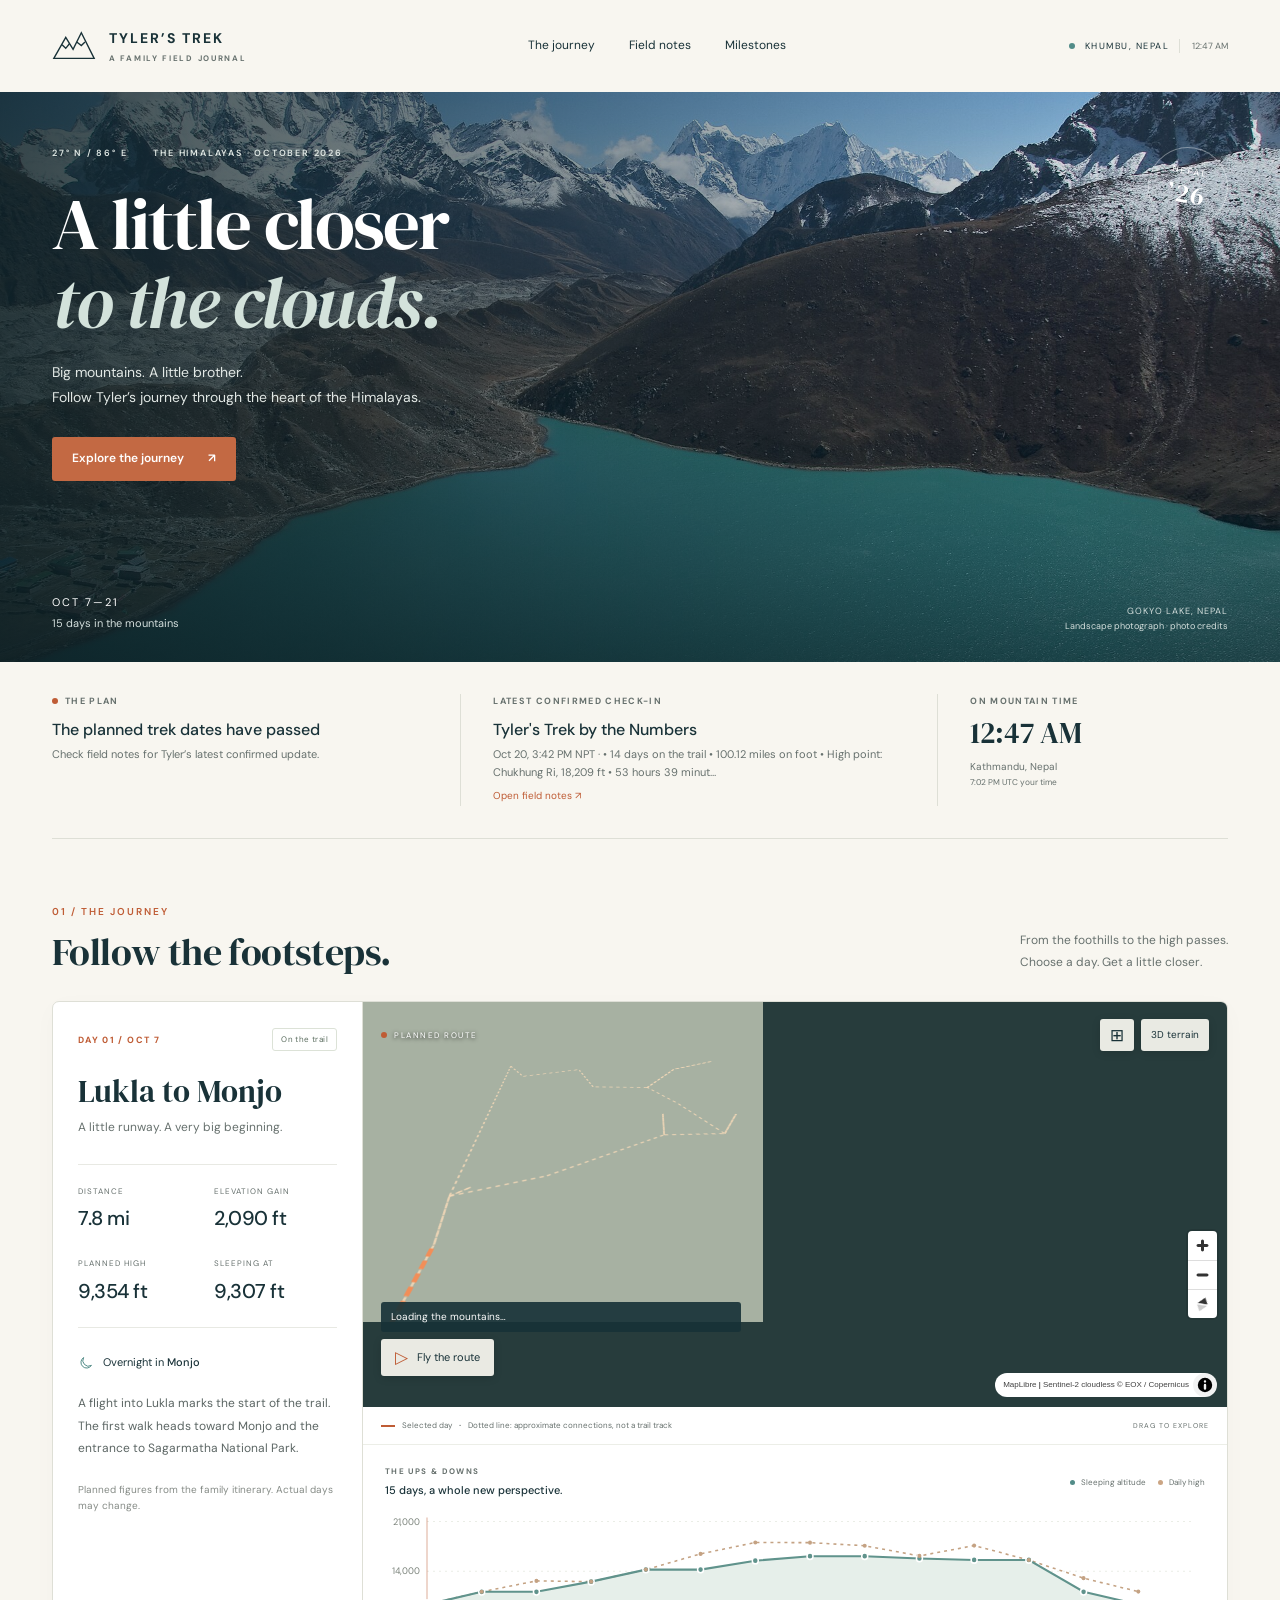
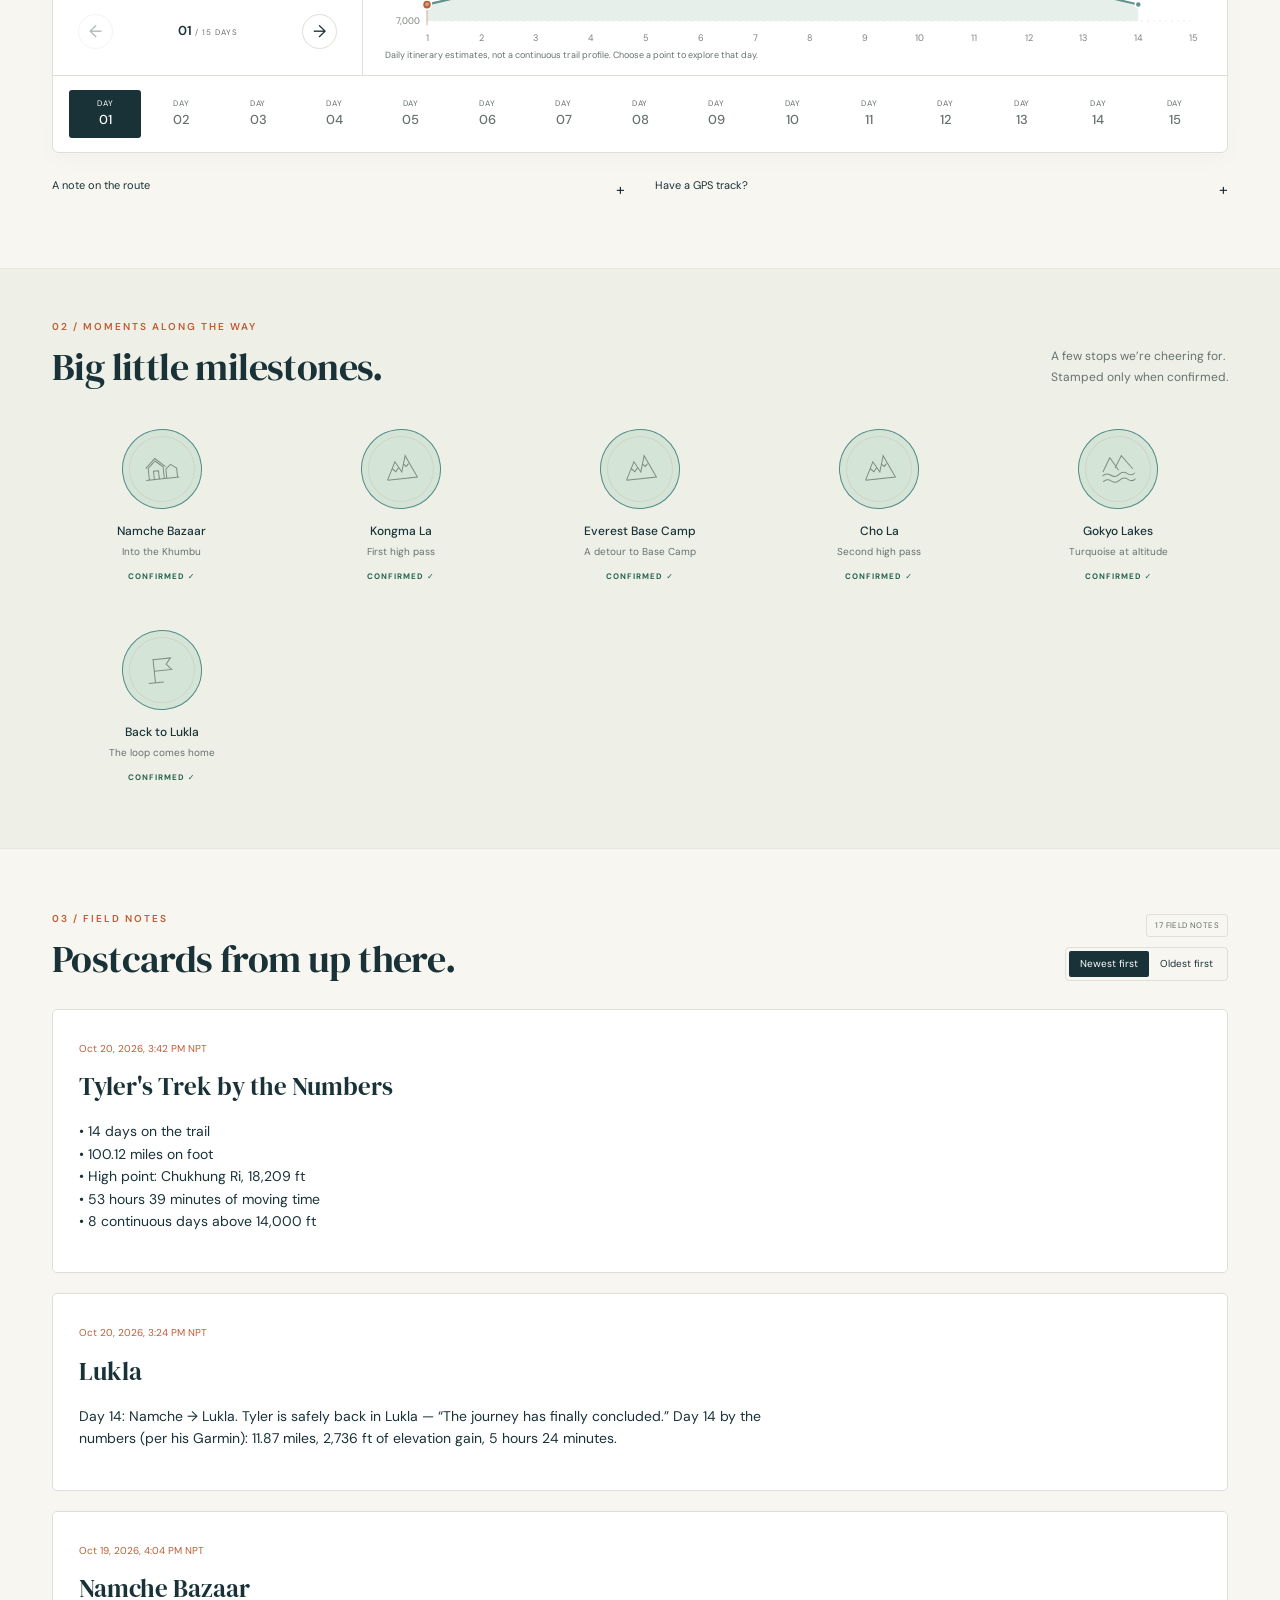
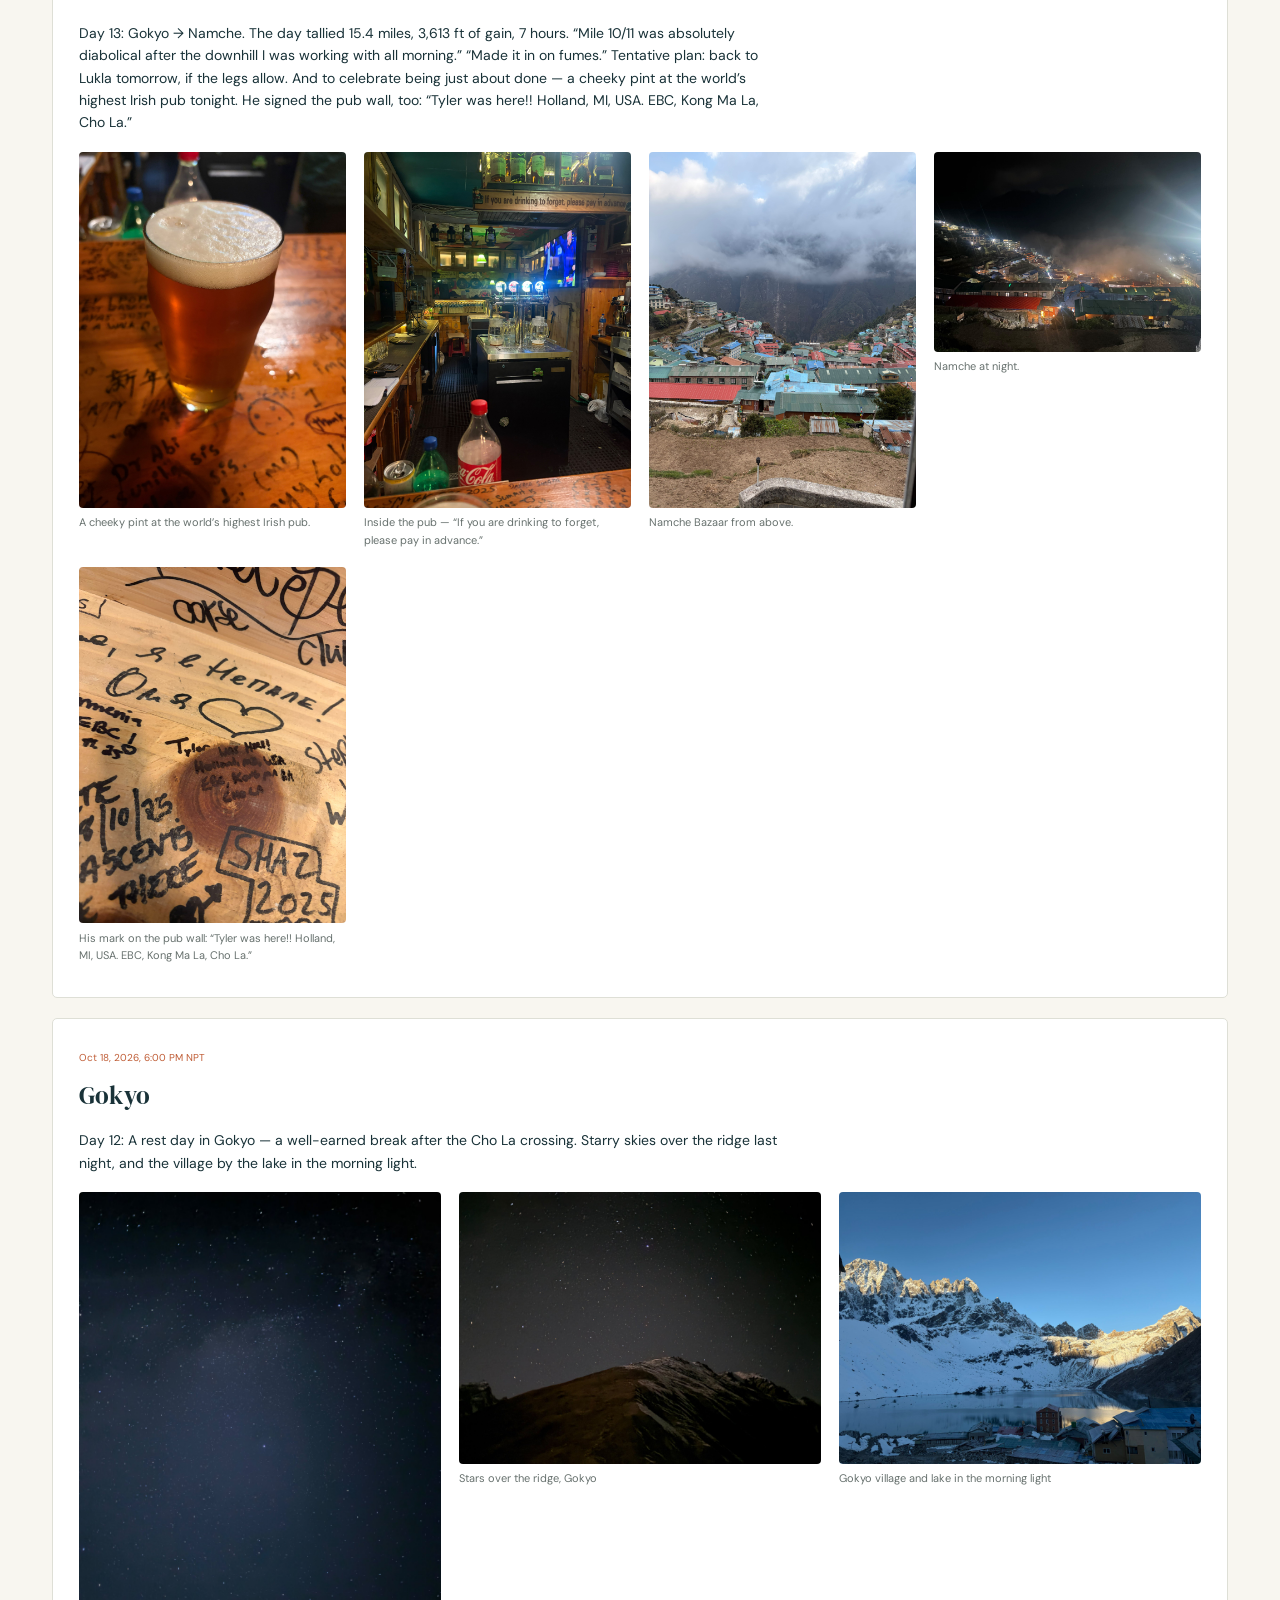
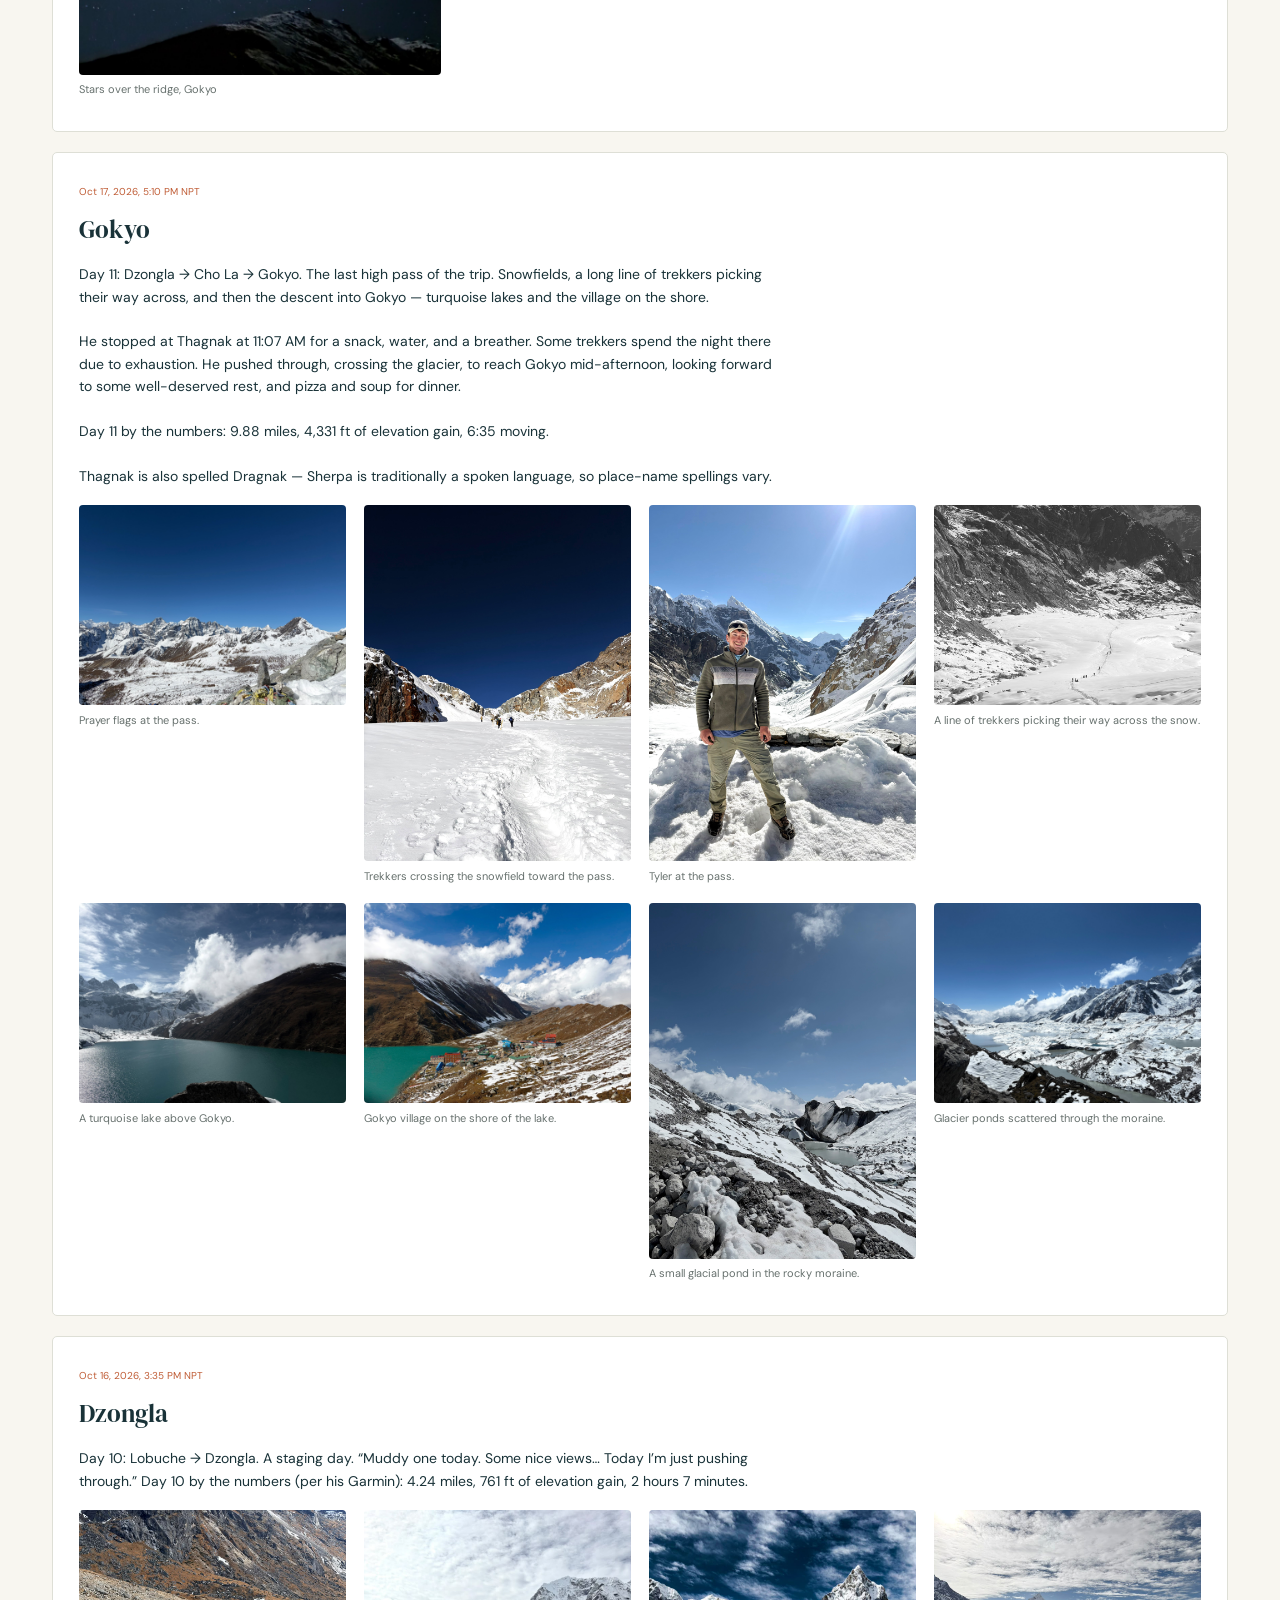
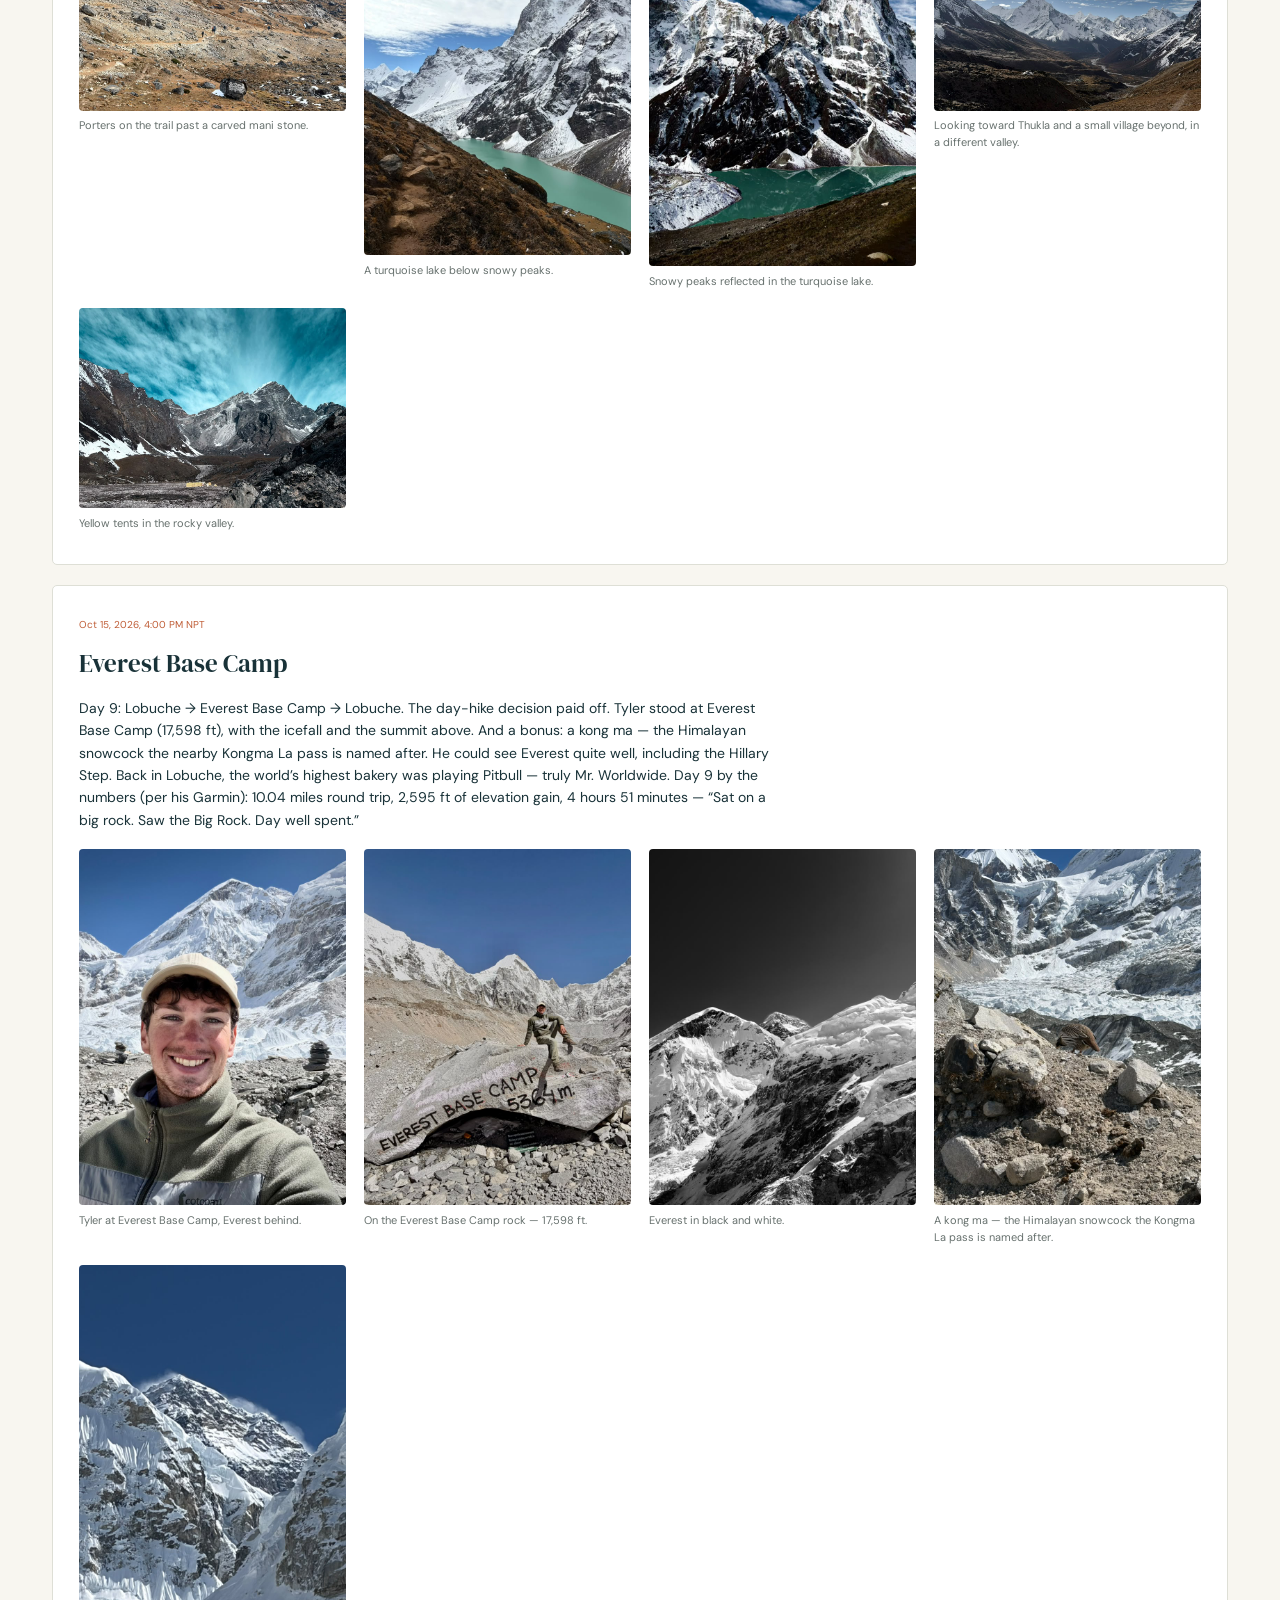
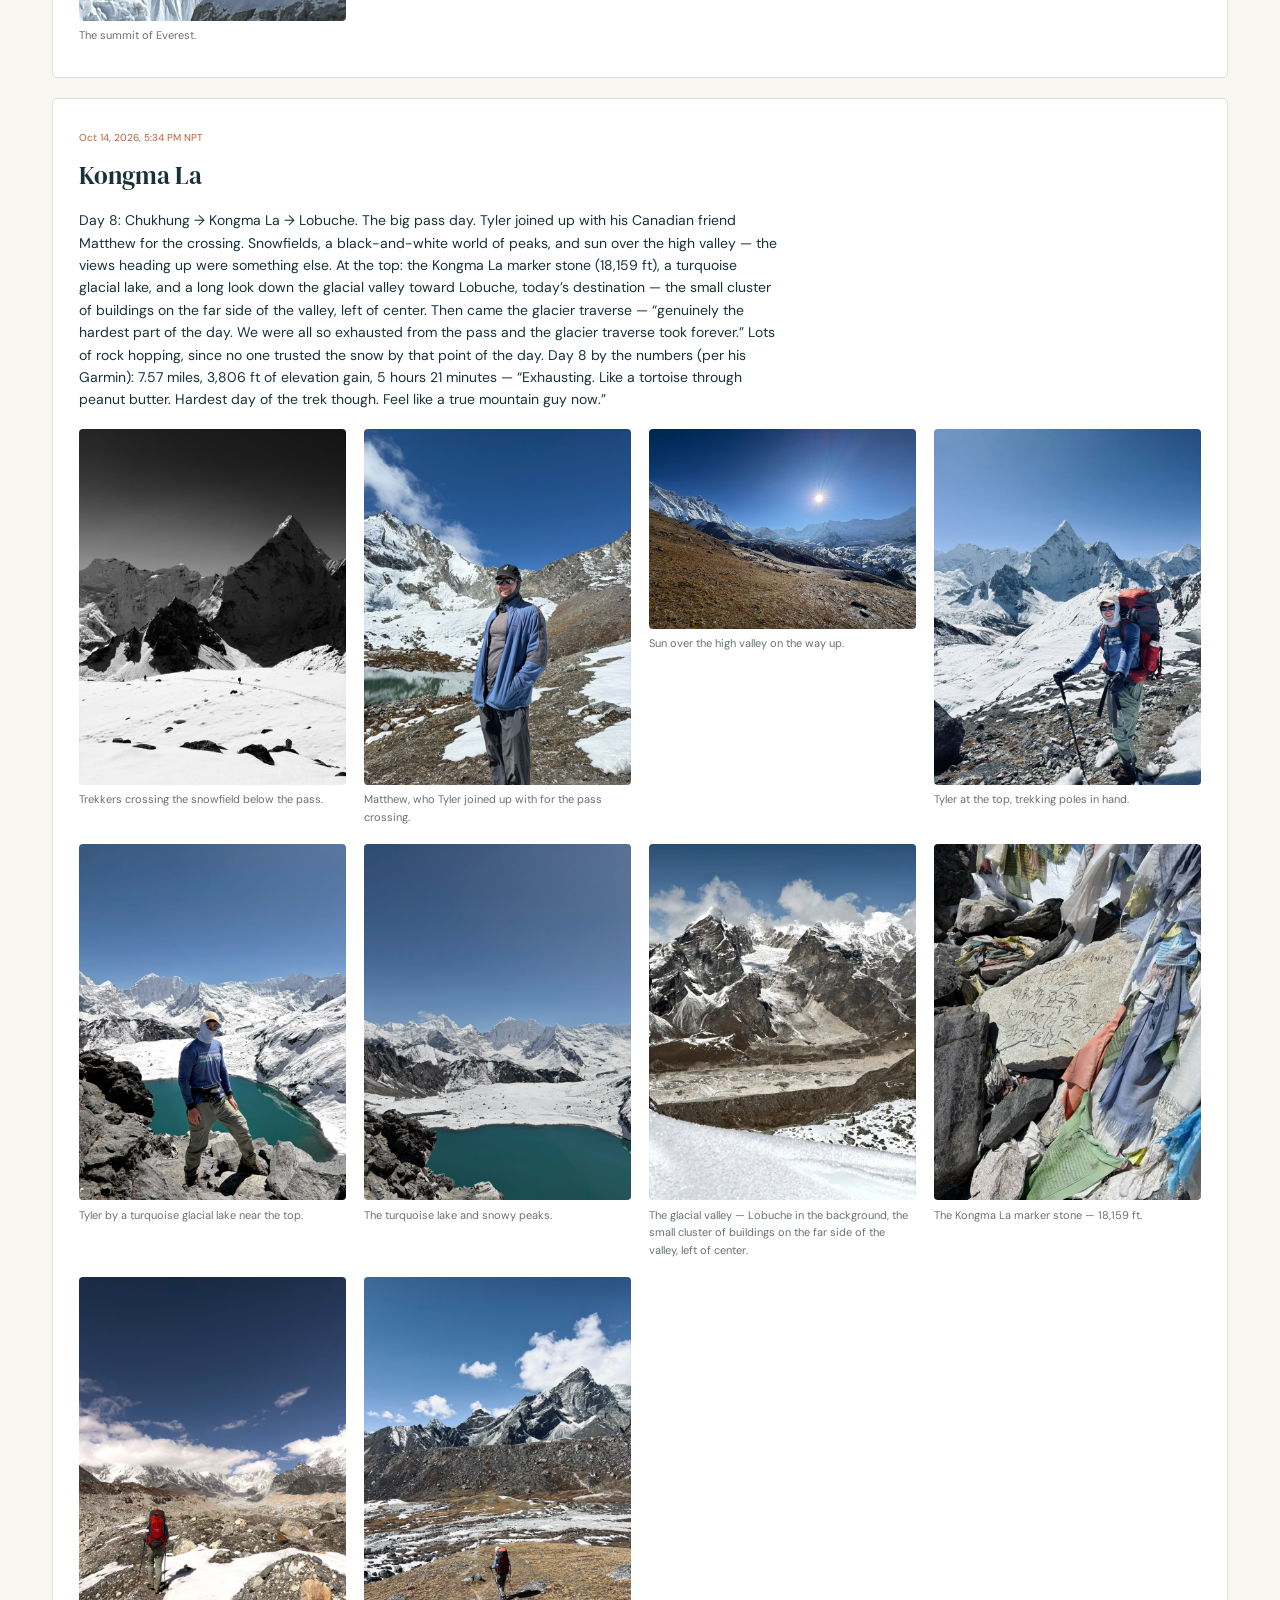
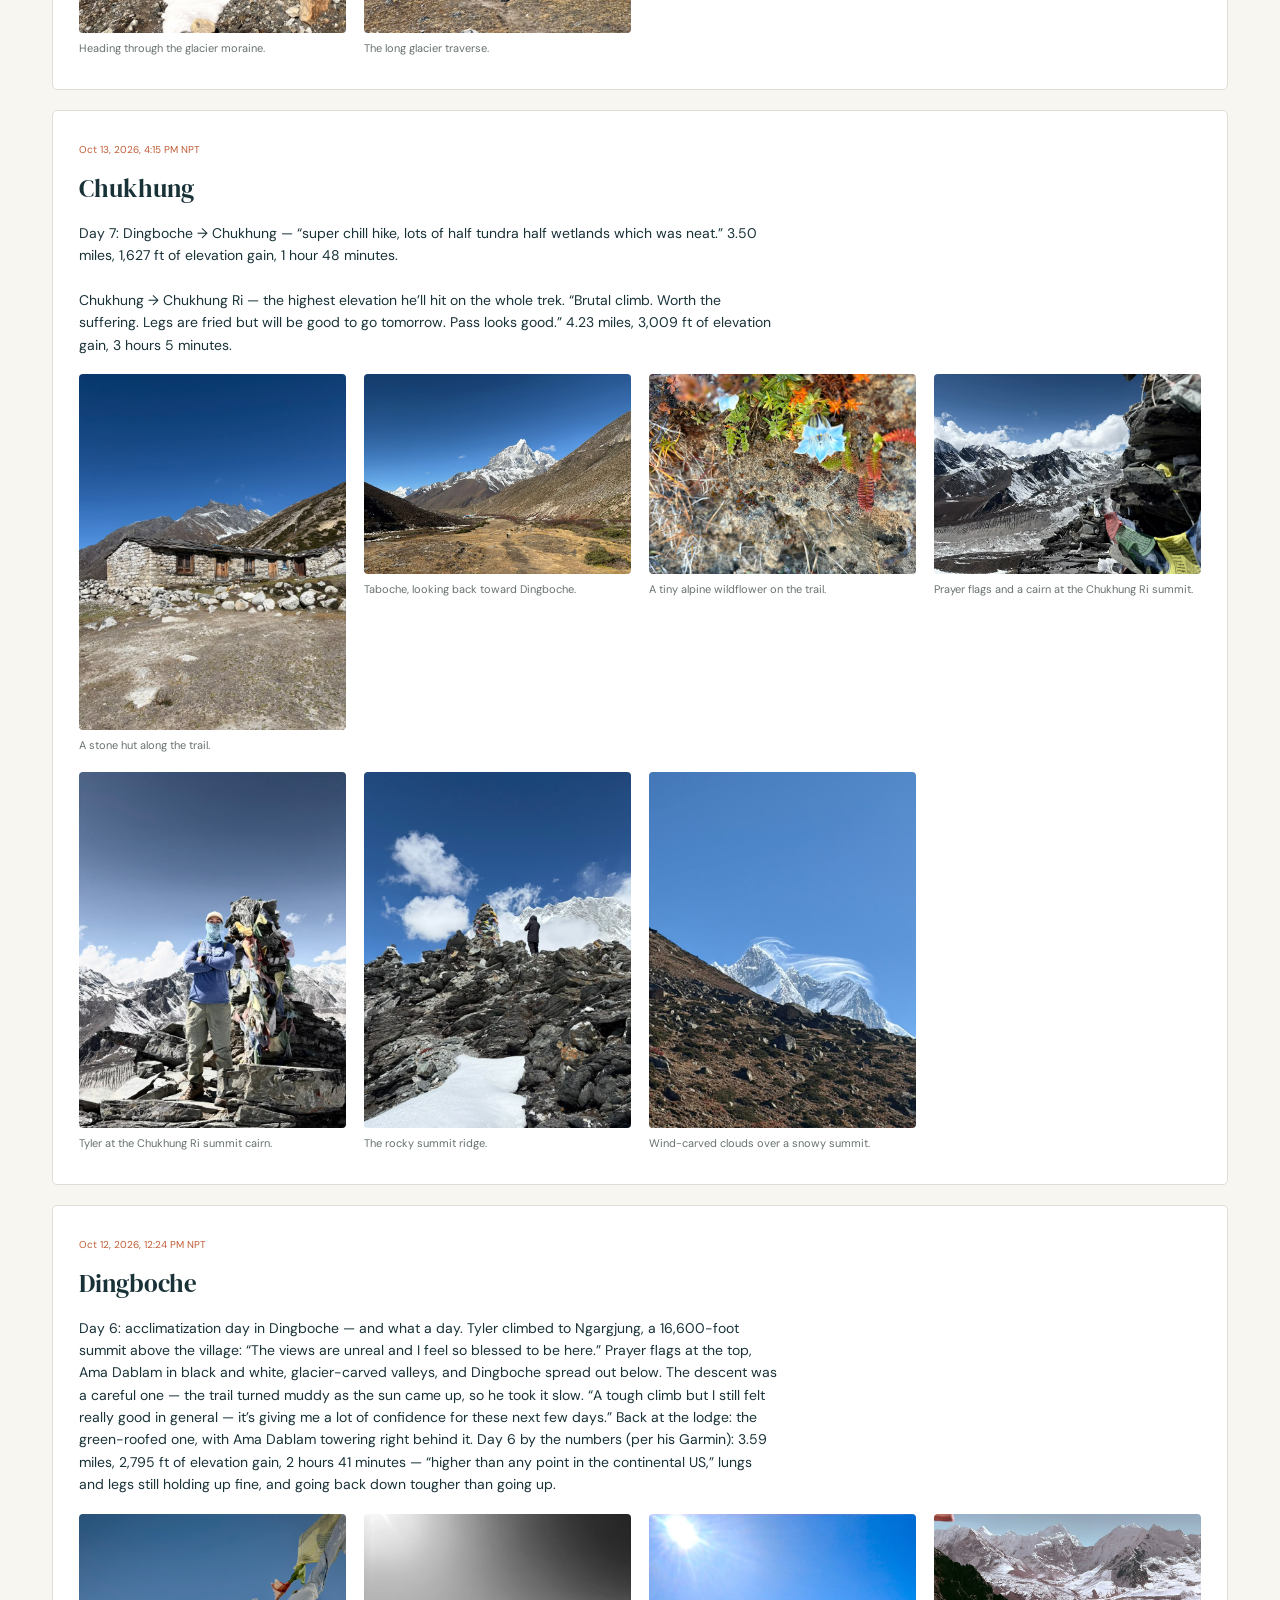
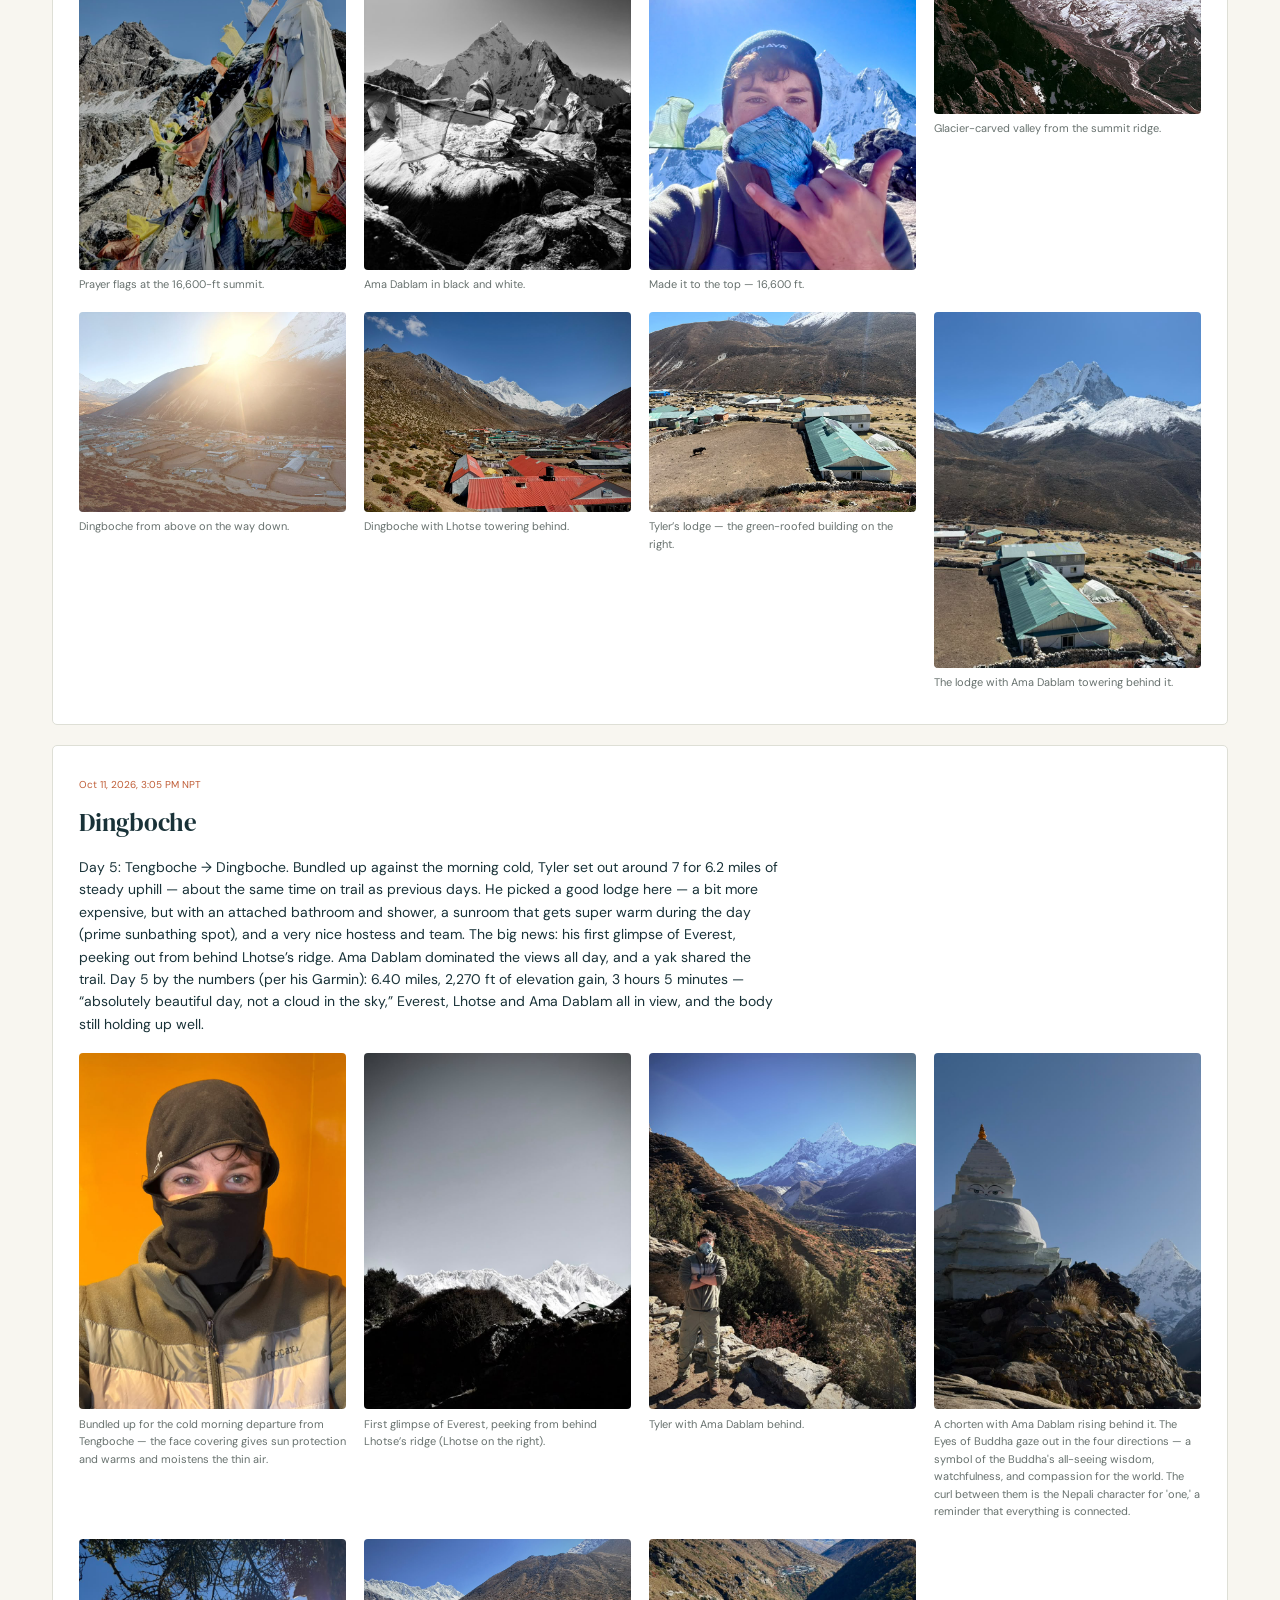
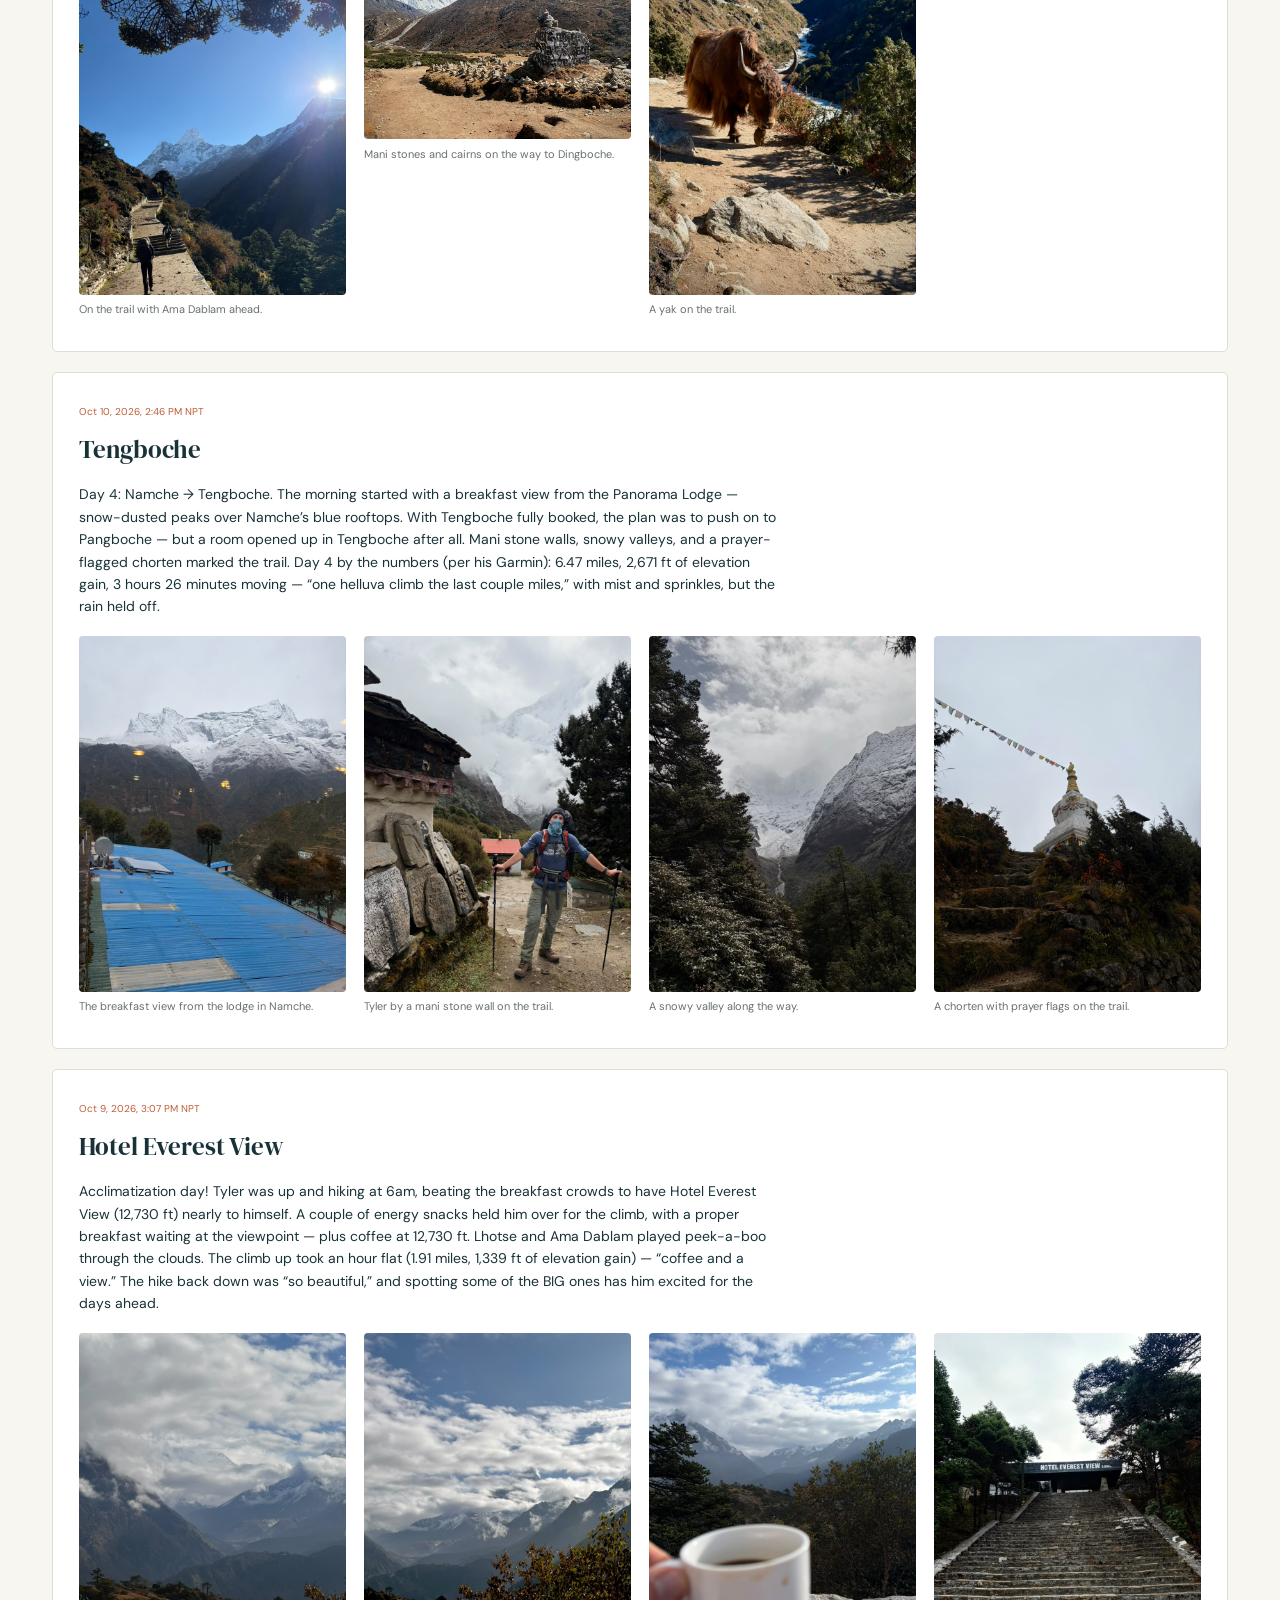
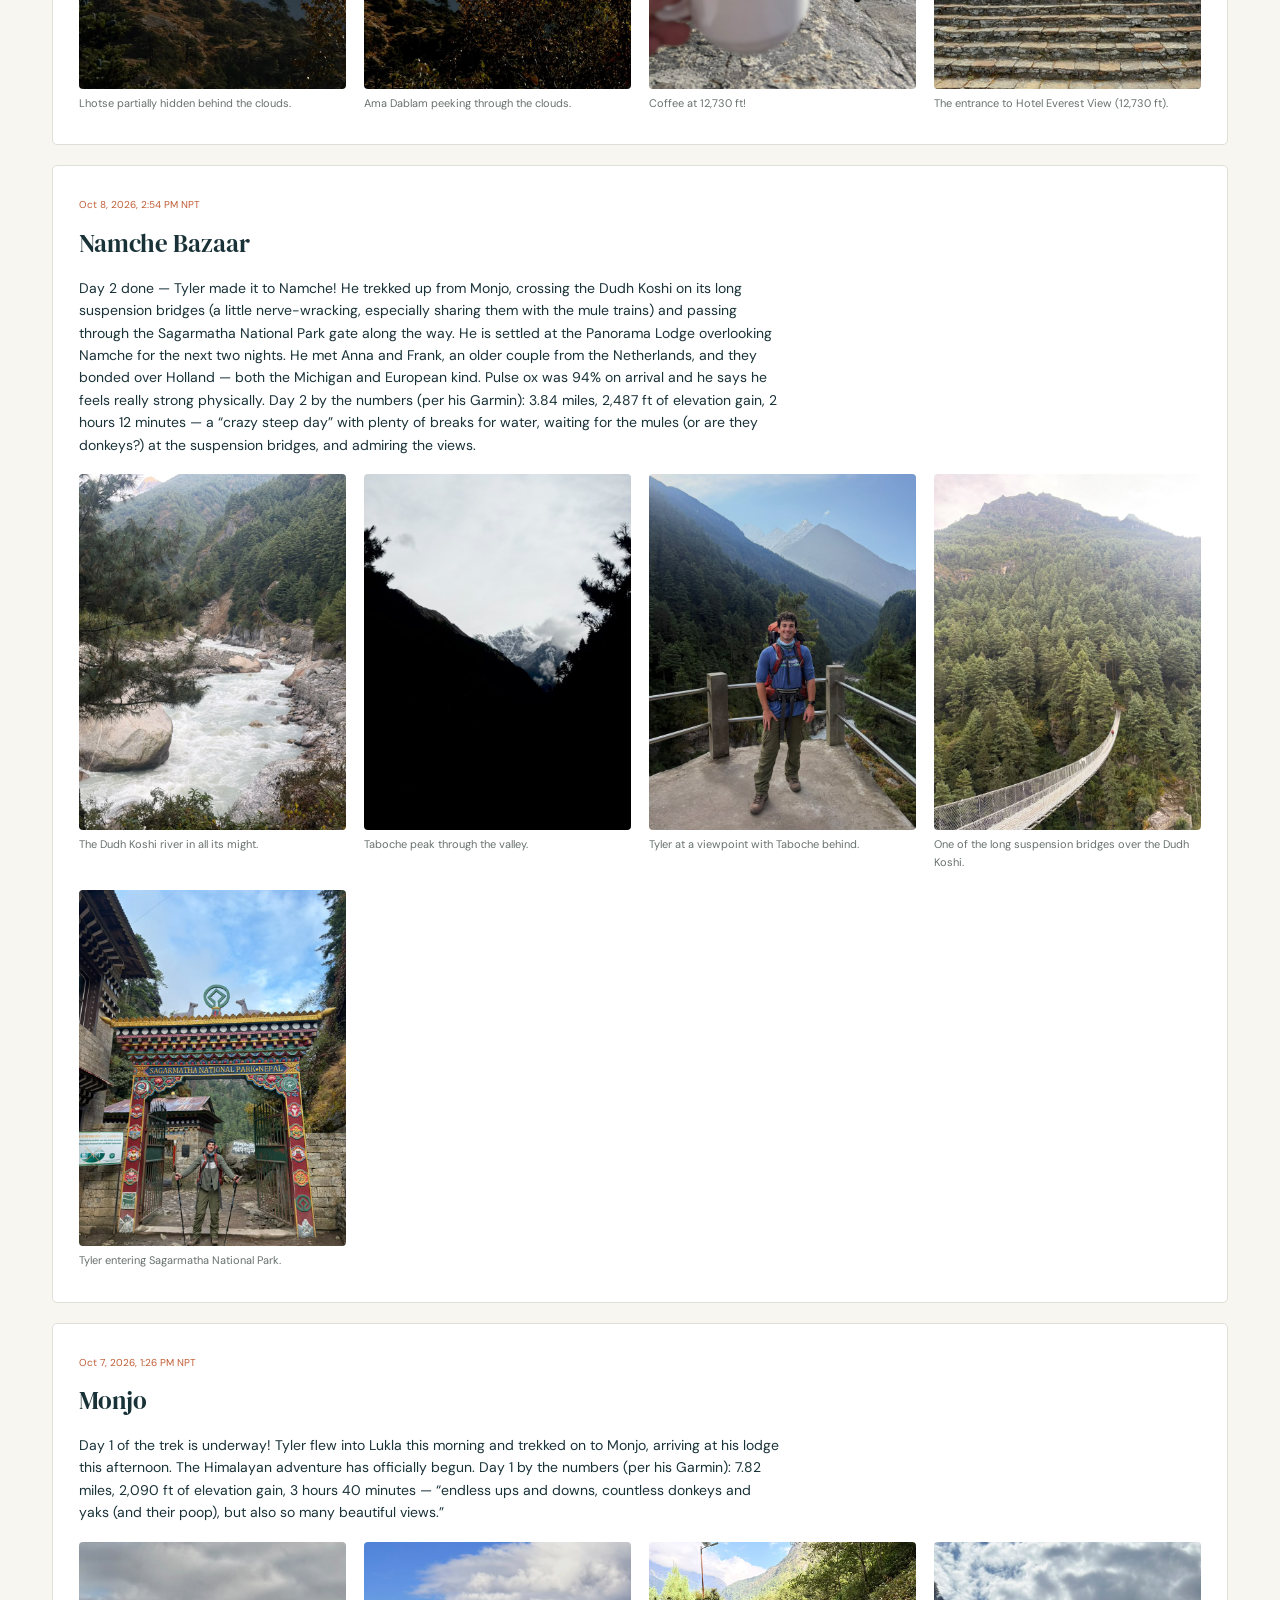
<file: tyler-trek/index.html>
<!doctype html>
<html lang="en">
<head>
  <meta charset="utf-8"><meta name="viewport" content="width=device-width,initial-scale=1">
  <meta name="theme-color" content="#172f35">
  <meta name="description" content="Follow Tyler’s Himalayan journey: the route, the mountain days, and the little moments along the way. October 2026.">
  <meta property="og:title" content="Tyler in the Himalayas"><meta property="og:description" content="Big mountains. A little brother. One unforgettable journey."><meta property="og:type" content="website">
  <title>Tyler in the Himalayas · A family field journal</title>
  <link rel="icon" href="assets/favicon.svg" type="image/svg+xml">
  <link rel="preload" href="assets/gokyo.jpg" as="image">
  <link rel="stylesheet" href="assets/vendor/maplibre-gl.css"><link rel="stylesheet" href="assets/styles.css">
  <script defer src="assets/vendor/maplibre-gl.js"></script><script type="module" src="assets/app.js"></script>
</head>
<body>
<a class="skip-link" href="#journey">Skip to the journey</a>
<header class="site-header">
  <a class="brand" href="#"><svg viewBox="0 0 48 36" aria-hidden="true"><path d="m2 31 13-23 8 13L32 3l14 28H2Z"/><path d="m27 13 5 4 4-4M11 16l4 4 4-5"/></svg><span>TYLER’S TREK<small>A FAMILY FIELD JOURNAL</small></span></a>
  <nav aria-label="Main navigation"><a href="#journey">The journey</a><a href="#journal">Field notes</a><a href="#milestones">Milestones</a></nav>
  <div class="header-location"><span class="tiny-dot"></span> KHUMBU, NEPAL <span id="nepal-clock">NPT</span></div>
</header>
<main>
  <section class="hero" aria-labelledby="hero-title">
    <img class="hero-image" src="assets/gokyo.jpg" alt="Turquoise Gokyo Lake beneath the Himalayan peaks" width="1920" height="1280" fetchpriority="high">
    <div class="hero-content"><p class="eyebrow light">27° N / 86° E <span>THE HIMALAYAS · OCTOBER 2026</span></p>
      <h1 id="hero-title">A little closer<br><em>to the clouds.</em></h1>
      <p class="hero-copy">Big mountains. A little brother.<br>Follow Tyler’s journey through the heart of the Himalayas.</p>
      <a class="button primary" href="#journey">Explore the journey <span aria-hidden="true">↗</span></a>
    </div>
    <div class="hero-bottom"><span class="hero-dates">OCT 7—21 <small>15 days in the mountains</small></span><span class="hero-caption">GOKYO LAKE, NEPAL<br><a href="#credits">Landscape photograph · photo credits</a></span></div>
    <div class="hero-index" aria-hidden="true">NEPAL<br><span>’26</span></div>
  </section>
  <section class="status-strip content-width" aria-label="Trip status">
    <div class="status-intro"><span class="label"><span class="tiny-dot orange"></span> THE PLAN</span><h2 id="trip-status">October in the Himalayas</h2><p id="planned-place">Trek dates: October 7–21, 2026</p></div>
    <div class="latest-mini"><span class="label">LATEST CONFIRMED CHECK-IN</span><h3 id="latest-place">Waiting for the first hello</h3><p id="latest-copy">Family updates will appear here when shared.</p><a class="text-link" href="#journal">Open field notes <span aria-hidden="true">↗</span></a></div>
    <div class="clock-block"><span class="label">ON MOUNTAIN TIME</span><strong id="nepal-time">—</strong><span>Kathmandu, Nepal <small id="local-time"></small></span></div>
  </section>

  <section id="journey" class="journey-section content-width">
    <div class="section-heading"><div><p class="eyebrow">01 / THE JOURNEY</p><h2>Follow the footsteps.</h2></div><p>From the foothills to the high passes.<br>Choose a day. Get a little closer.</p></div>
    <div class="explorer">
      <aside class="day-panel"><div class="day-top"><span id="day-label" class="label">DAY 01 / OCT 7</span><span id="day-tag" class="pill">On the trail</span></div><h3 id="day-title">Lukla to Monjo</h3><p id="day-headline" class="day-headline">A little runway. A very big beginning.</p>
        <div class="day-stats"><div><span>DISTANCE</span><strong id="day-distance">8.4 mi</strong></div><div><span>ELEVATION GAIN</span><strong id="day-gain">2,369 ft</strong></div><div><span>PLANNED HIGH</span><strong id="day-high">9,354 ft</strong></div><div><span>SLEEPING AT</span><strong id="day-sleep">9,307 ft</strong></div></div>
        <div class="overnight"><svg viewBox="0 0 24 24" aria-hidden="true"><path d="M19 16A8 8 0 0 1 8 5a8 8 0 1 0 11 11Z"/></svg><span>Overnight in <strong id="day-place">Monjo</strong></span></div>
        <p id="day-description" class="day-description"></p><p class="source-note">Planned figures from the family itinerary. Actual days may change.</p>
        <div class="day-nav"><button id="previous-day" aria-label="Previous day">←</button><span id="day-counter">01 <span>/ 15 DAYS</span></span><button id="next-day" aria-label="Next day">→</button></div>
      </aside>
      <div class="map-column"><div class="map-frame"><div id="map" aria-label="Interactive map of the planned trek"></div><div id="map-fallback" hidden></div>
        <div class="map-top"><div class="map-caption"><span class="tiny-dot orange"></span><span>PLANNED ROUTE</span></div><div class="map-controls"><button id="map-overview" title="Show the whole route" aria-label="Show the whole route">⊞</button><button id="map-mode" aria-pressed="true">3D terrain</button></div></div>
        <button id="flyover" class="flyover"><span aria-hidden="true">▷</span> Fly the route</button><p id="map-status" class="map-status" role="status"></p>
      </div><div class="map-footnote"><span><i></i> Selected day <b>·</b> Dotted line: approximate connections, not a trail track</span><span>DRAG TO EXPLORE</span></div>
      <div class="profile-wrap"><div class="profile-heading"><div><span class="label" id="profile-label">THE UPS & DOWNS</span><h4 id="profile-title">15 days, a whole new perspective.</h4></div><div id="profile-legend"><span><i class="legend-dot"></i> Sleeping altitude</span><span><i class="legend-dot high"></i> Daily high</span></div></div><div id="profile" class="profile" aria-label="Planned daily elevation chart"></div><p id="profile-note" class="profile-note">Daily itinerary estimates, not a continuous trail profile. Choose a point to explore that day.</p></div>
      </div>
      <div id="day-picker" class="day-picker" aria-label="Choose a trek day"></div>
    </div>
    <div class="route-notes"><details><summary>A note on the route <span>+</span></summary><p>The updated plan (October 13) includes Kongma La and Cho La. The spreadsheet does not include a third pass, so this journal follows the listed route. October 15 is a day hike to Everest Base Camp from Lobuche, October 16 stages at Dzongla, and October 18 climbs Gokyo Ri.</p><p>Optional summit detours are included in the approximate map connections. Heights and mileages are the spreadsheet’s estimates, including its unresolved differences from published pass heights.</p></details><details><summary>Have a GPS track? <span>+</span></summary><p>Explore an elevation profile from a GPX file with recorded heights. It stays in this browser for this visit and does not change Tyler’s reported location or the published site.</p><div class="import-row"><label class="button secondary" for="gpx-file">Choose a GPX file</label><input id="gpx-file" type="file" accept=".gpx,application/gpx+xml" class="visually-hidden"><button id="clear-track" class="button secondary" hidden>Back to itinerary</button></div><p id="import-status" role="status"></p></details></div>
  </section>

  <section id="milestones" class="milestone-section"><div class="content-width"><div class="section-heading"><div><p class="eyebrow">02 / MOMENTS ALONG THE WAY</p><h2>Big little milestones.</h2></div><p>A few stops we’re cheering for.<br>Stamped only when confirmed.</p></div><div id="milestone-list" class="milestones"></div></div></section>

  <section id="journal" class="content-width journal-section"><div class="section-heading"><div><p class="eyebrow">03 / FIELD NOTES</p><h2>Postcards from up there.</h2></div><div class="journal-head-right"><span class="pill" id="journal-count">THE STORY IS JUST BEGINNING</span><div class="segmented" role="group" aria-label="Field notes order"><button id="sort-newest" aria-pressed="true">Newest first</button><button id="sort-oldest" aria-pressed="false">Oldest first</button></div></div></div><div id="journal-entries" aria-live="polite"><div class="journal-empty"><span class="postcard-icon" aria-hidden="true">✉</span><div><h3>The next hello comes from the mountains.</h3><p>Tyler’s photos, check-ins, and little stories will collect here.<br>For now, explore the places along his planned route below.</p><small>No confirmed updates yet. The itinerary is a plan, not live tracking.</small></div></div></div>
    <div class="landscape-grid"><a class="landscape-card" href="#journey" data-jump="2"><img loading="lazy" src="assets/namche.jpg" alt="Namche Bazaar tucked into a Himalayan hillside" width="960" height="1280"><span class="image-label">THE FOOTHILLS</span><div><h3>Namche Bazaar</h3><span>Where the trail finds its rhythm ↗</span></div></a><a class="landscape-card" href="#journey" data-jump="5"><img loading="lazy" src="assets/dingboche.jpg" alt="Dingboche village beneath Lhotse and Island Peak" width="1280" height="853"><span class="image-label">THE HIGH COUNTRY</span><div><h3>Dingboche</h3><span>A little room to catch your breath ↗</span></div></a><a class="landscape-card" href="#journey" data-jump="10"><img loading="lazy" src="assets/gokyo.jpg" alt="Gokyo Lake and the surrounding mountains" width="1920" height="1280"><span class="image-label">BEYOND THE PASS</span><div><h3>Gokyo Lakes</h3><span>Some colors you have to see ↗</span></div></a></div><p class="gallery-note">A look ahead: representative landscape photographs, not photos from Tyler’s trip. <a href="#credits">View credits</a></p>
  </section>
  <section class="closing"><svg viewBox="0 0 48 36" aria-hidden="true"><path d="m2 31 13-23 8 13L32 3l14 28H2Z"/></svg><p>Far from home.<br><em>Never far from us.</em></p><span>MADE WITH LOVE FOR TYLER & THE BUSH FAMILY</span></section>
</main>
<footer class="content-width"><div class="footer-main"><span>TYLER’S TREK <small>NEPAL · 2026</small></span><a href="update-editor.html">Prepare a family update ↗</a><a href="#">Back to the top ↑</a></div><details id="credits"><summary>Sources & photo credits</summary><p>Itinerary: “Tyler’s Original” and “Treks only” in the family’s itinerary workbook. Original values preserved as planning estimates; day numbering normalized by date. Map connections are illustrative and are not for navigation.</p><p>Gokyo Lake: © Vyacheslav Argenberg, <a href="https://commons.wikimedia.org/wiki/File:Gokyo_Lake,_Arakamtse,_Cholatse,_Nepal,_Himalayas.jpg">Wikimedia Commons</a>, <a href="https://creativecommons.org/licenses/by/4.0/">CC BY 4.0</a>. Dingboche: Superikonoskop, <a href="https://commons.wikimedia.org/wiki/File:Dingboche_Lhotse.jpg">Wikimedia Commons</a>, <a href="https://creativecommons.org/licenses/by-sa/3.0/">CC BY-SA 3.0</a>. Namche Bazaar: Steve Hicks, <a href="https://commons.wikimedia.org/wiki/File:Namche_Bazaar_Nepal.jpg">Wikimedia Commons</a>, <a href="https://creativecommons.org/licenses/by/2.0/">CC BY 2.0</a>. Photographs resized and displayed with cropping; Dingboche adaptations remain CC BY-SA 3.0.</p><p>Satellite imagery: <a href="https://s2maps.eu">Sentinel-2 cloudless by EOX</a> · © European Union / Copernicus Sentinel data, <a href="https://creativecommons.org/licenses/by/4.0/">CC BY 4.0</a>. Terrain: <a href="https://mapterhorn.com/attribution">Mapterhorn and its data contributors</a>. Map engine: MapLibre GL JS.</p></details></footer>
<noscript><div class="noscript">This interactive journal needs JavaScript. The trek is planned for October 7–21, 2026, via Kongma La and Cho La. No live location is provided.</div></noscript>
</body></html>
</file>
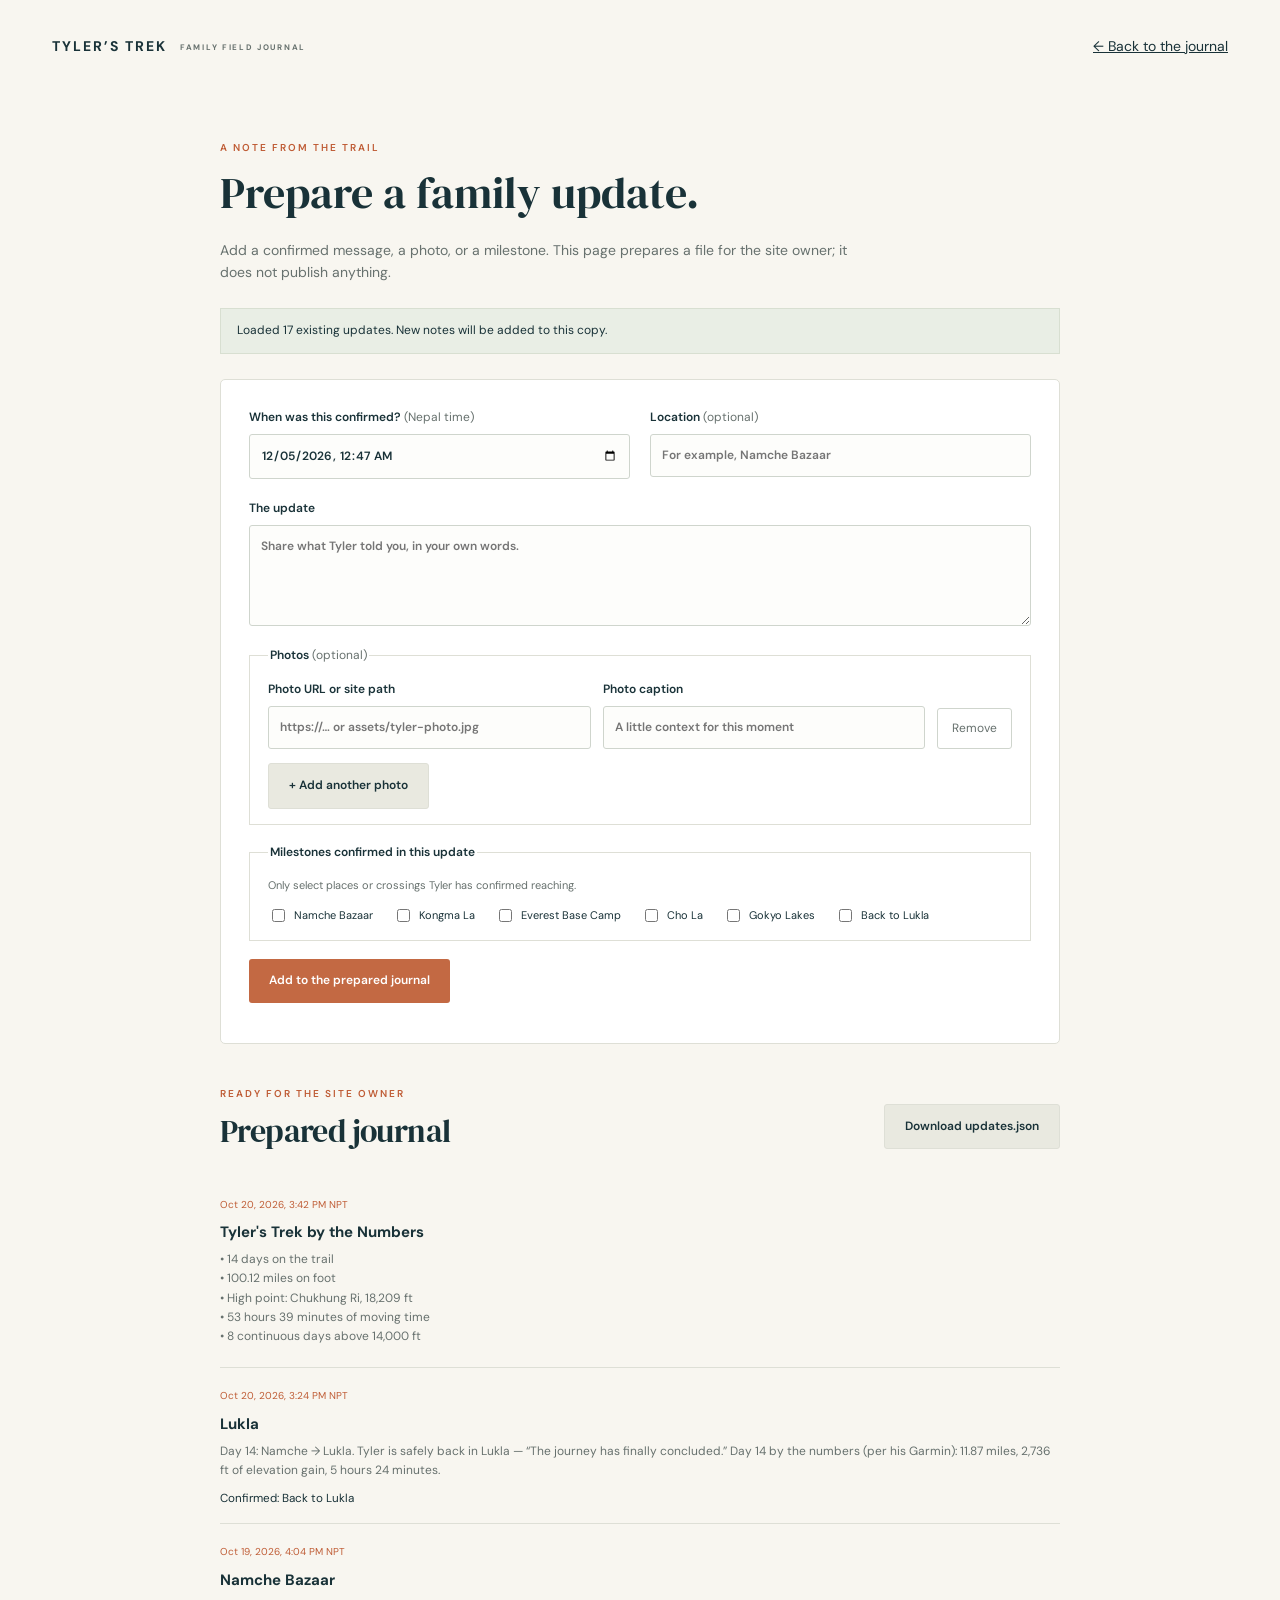
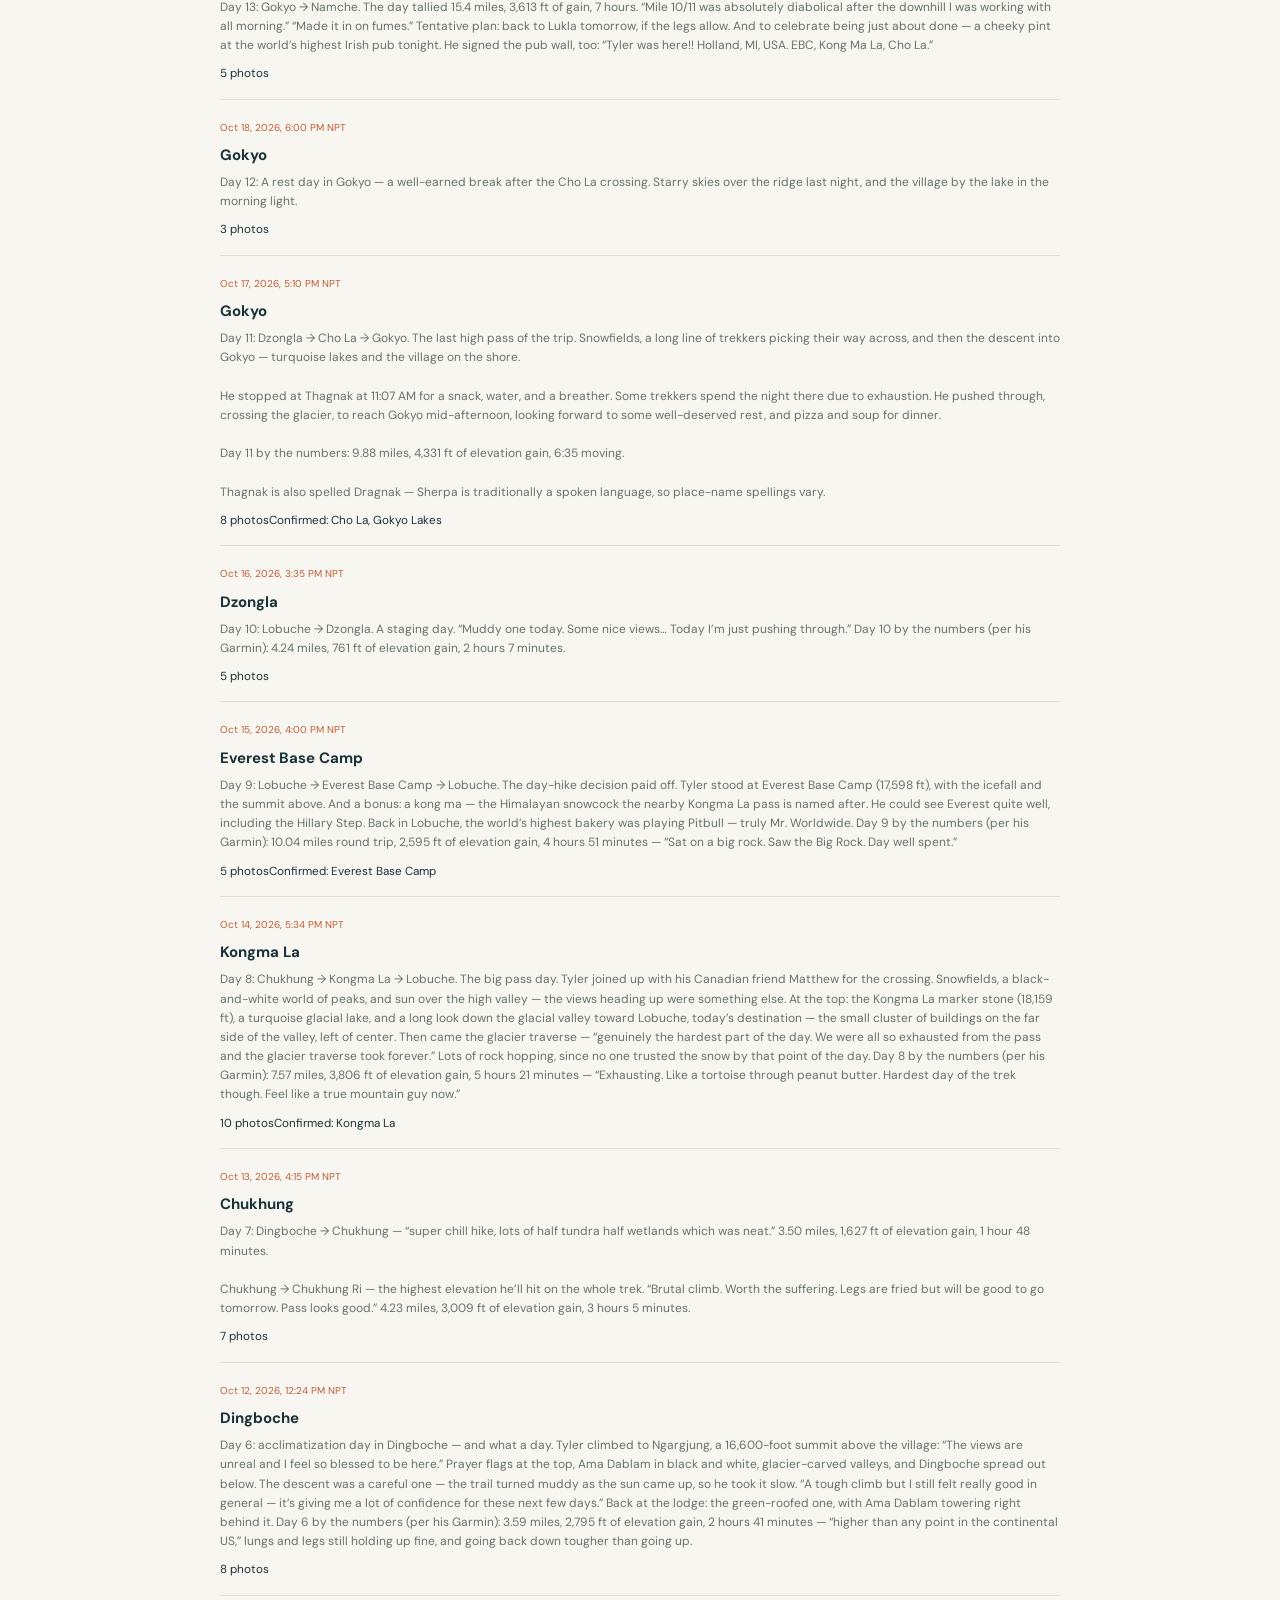
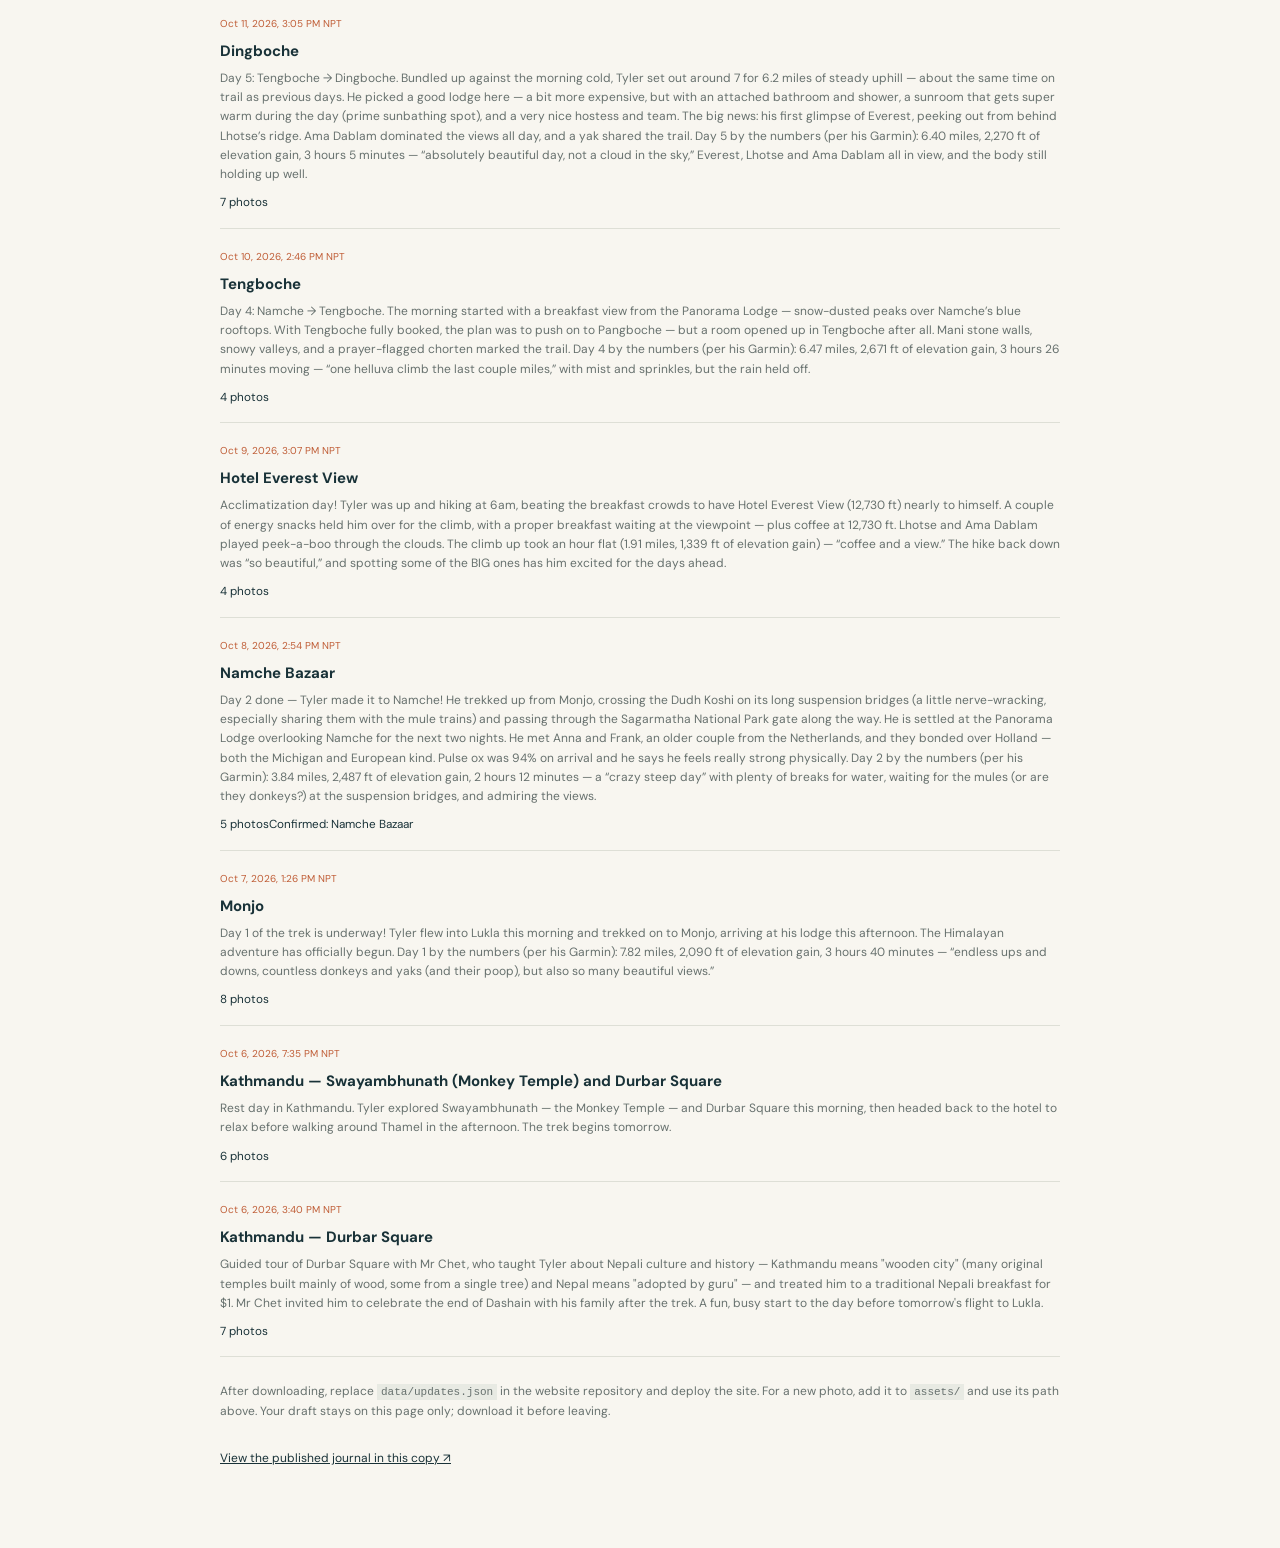
<file: tyler-trek/update-editor.html>
<!doctype html><html lang="en"><head><meta charset="utf-8"><meta name="viewport" content="width=device-width,initial-scale=1"><meta name="robots" content="noindex"><title>Prepare a family update · Tyler’s Trek</title><link rel="icon" href="assets/favicon.svg"><link rel="stylesheet" href="assets/styles.css"><link rel="stylesheet" href="assets/editor.css"><script type="module" src="assets/editor.js"></script></head><body>
<header class="site-header"><a class="brand" href="./">TYLER’S TREK <small>FAMILY FIELD JOURNAL</small></a><a href="./">← Back to the journal</a></header>
<main class="editor-main"><p class="eyebrow">A NOTE FROM THE TRAIL</p><h1>Prepare a family update.</h1><p class="editor-intro">Add a confirmed message, a photo, or a milestone. This page prepares a file for the site owner; it does not publish anything.</p>
<div id="feed-state" class="editor-notice" role="status">Loading the current journal…</div>
<form id="update-form"><div class="field-row"><label>When was this confirmed? <span>(Nepal time)</span><input id="at" name="at" type="datetime-local" required></label><label>Location <span>(optional)</span><input name="place" maxlength="100" placeholder="For example, Namche Bazaar"></label></div>
<label>The update<textarea name="message" rows="4" required maxlength="3000" placeholder="Share what Tyler told you, in your own words."></textarea></label>
<fieldset class="photos-edit"><legend>Photos <span>(optional)</span></legend><div id="photo-list"></div><button id="add-photo" class="button secondary" type="button">+ Add another photo</button></fieldset>
<fieldset><legend>Milestones confirmed in this update</legend><p>Only select places or crossings Tyler has confirmed reaching.</p><div id="milestone-fields" class="checkboxes"></div></fieldset>
<button id="add-update" class="button primary" type="submit" disabled>Add to the prepared journal</button><p id="form-status" role="status"></p></form>
<section class="prepared"><div class="section-heading"><div><p class="eyebrow">READY FOR THE SITE OWNER</p><h2>Prepared journal</h2></div><button id="download" class="button secondary" disabled>Download updates.json</button></div><div id="prepared-entries"></div><p class="editor-help">After downloading, replace <code>data/updates.json</code> in the website repository and deploy the site. For a new photo, add it to <code>assets/</code> and use its path above. Your draft stays on this page only; download it before leaving.</p><a href="./#journal">View the published journal in this copy ↗</a></section>
</main></body></html>
</file>
<file: tyler-trek/assets/vendor/maplibre-gl.css>
.maplibregl-map{font:12px/20px Helvetica Neue,Arial,Helvetica,sans-serif;overflow:hidden;position:relative;-webkit-tap-highlight-color:rgb(0,0,0,0)}.maplibregl-canvas{left:0;position:absolute;top:0}.maplibregl-map:fullscreen{height:100%;width:100%}.maplibregl-ctrl-group button.maplibregl-ctrl-compass{touch-action:none}.maplibregl-canvas-container.maplibregl-interactive,.maplibregl-ctrl-group button.maplibregl-ctrl-compass{cursor:grab;-webkit-user-select:none;-moz-user-select:none;user-select:none}.maplibregl-canvas-container.maplibregl-interactive.maplibregl-track-pointer{cursor:pointer}.maplibregl-canvas-container.maplibregl-interactive:active,.maplibregl-ctrl-group button.maplibregl-ctrl-compass:active{cursor:grabbing}.maplibregl-canvas-container.maplibregl-touch-zoom-rotate,.maplibregl-canvas-container.maplibregl-touch-zoom-rotate .maplibregl-canvas{touch-action:pan-x pan-y}.maplibregl-canvas-container.maplibregl-touch-drag-pan,.maplibregl-canvas-container.maplibregl-touch-drag-pan .maplibregl-canvas{touch-action:pinch-zoom}.maplibregl-canvas-container.maplibregl-touch-zoom-rotate.maplibregl-touch-drag-pan,.maplibregl-canvas-container.maplibregl-touch-zoom-rotate.maplibregl-touch-drag-pan .maplibregl-canvas{touch-action:none}.maplibregl-canvas-container.maplibregl-touch-drag-pan.maplibregl-cooperative-gestures,.maplibregl-canvas-container.maplibregl-touch-drag-pan.maplibregl-cooperative-gestures .maplibregl-canvas{touch-action:pan-x pan-y}.maplibregl-ctrl-bottom-left,.maplibregl-ctrl-bottom-right,.maplibregl-ctrl-top-left,.maplibregl-ctrl-top-right{pointer-events:none;position:absolute;z-index:2}.maplibregl-ctrl-top-left{left:0;top:0}.maplibregl-ctrl-top-right{right:0;top:0}.maplibregl-ctrl-bottom-left{bottom:0;left:0}.maplibregl-ctrl-bottom-right{bottom:0;right:0}.maplibregl-ctrl{clear:both;pointer-events:auto;transform:translate(0)}.maplibregl-ctrl-top-left .maplibregl-ctrl{float:left;margin:10px 0 0 10px}.maplibregl-ctrl-top-right .maplibregl-ctrl{float:right;margin:10px 10px 0 0}.maplibregl-ctrl-bottom-left .maplibregl-ctrl{float:left;margin:0 0 10px 10px}.maplibregl-ctrl-bottom-right .maplibregl-ctrl{float:right;margin:0 10px 10px 0}.maplibregl-ctrl-group{background:#fff;border-radius:4px}.maplibregl-ctrl-group:not(:empty){box-shadow:0 0 0 2px rgba(0,0,0,.1)}@media (forced-colors:active){.maplibregl-ctrl-group:not(:empty){box-shadow:0 0 0 2px ButtonText}}.maplibregl-ctrl-group button{background-color:transparent;border:0;box-sizing:border-box;cursor:pointer;display:block;height:29px;outline:none;padding:0;width:29px}.maplibregl-ctrl-group button+button{border-top:1px solid #ddd}.maplibregl-ctrl button .maplibregl-ctrl-icon{background-position:50%;background-repeat:no-repeat;display:block;height:100%;width:100%}@media (forced-colors:active){.maplibregl-ctrl-icon{background-color:transparent}.maplibregl-ctrl-group button+button{border-top:1px solid ButtonText}}.maplibregl-ctrl button::-moz-focus-inner{border:0;padding:0}.maplibregl-ctrl-attrib-button:focus,.maplibregl-ctrl-group button:focus{box-shadow:0 0 2px 2px #0096ff}.maplibregl-ctrl button:disabled{cursor:not-allowed}.maplibregl-ctrl button:disabled .maplibregl-ctrl-icon{opacity:.25}@media (hover:hover){.maplibregl-ctrl button:not(:disabled):hover{background-color:rgba(0,0,0,.05)}}.maplibregl-ctrl button:not(:disabled):active{background-color:rgba(0,0,0,.05)}.maplibregl-ctrl-group button:focus:focus-visible{box-shadow:0 0 2px 2px #0096ff}.maplibregl-ctrl-group button:focus:not(:focus-visible){box-shadow:none}.maplibregl-ctrl-group button:focus:first-child{border-radius:4px 4px 0 0}.maplibregl-ctrl-group button:focus:last-child{border-radius:0 0 4px 4px}.maplibregl-ctrl-group button:focus:only-child{border-radius:inherit}.maplibregl-ctrl button.maplibregl-ctrl-zoom-out .maplibregl-ctrl-icon{background-image:url("data:image/svg+xml;charset=utf-8,%3Csvg xmlns='http://www.w3.org/2000/svg' width='29' height='29' fill='%23333' viewBox='0 0 29 29'%3E%3Cpath d='M10 13c-.75 0-1.5.75-1.5 1.5S9.25 16 10 16h9c.75 0 1.5-.75 1.5-1.5S19.75 13 19 13z'/%3E%3C/svg%3E")}.maplibregl-ctrl button.maplibregl-ctrl-zoom-in .maplibregl-ctrl-icon{background-image:url("data:image/svg+xml;charset=utf-8,%3Csvg xmlns='http://www.w3.org/2000/svg' width='29' height='29' fill='%23333' viewBox='0 0 29 29'%3E%3Cpath d='M14.5 8.5c-.75 0-1.5.75-1.5 1.5v3h-3c-.75 0-1.5.75-1.5 1.5S9.25 16 10 16h3v3c0 .75.75 1.5 1.5 1.5S16 19.75 16 19v-3h3c.75 0 1.5-.75 1.5-1.5S19.75 13 19 13h-3v-3c0-.75-.75-1.5-1.5-1.5'/%3E%3C/svg%3E")}@media (forced-colors:active){.maplibregl-ctrl button.maplibregl-ctrl-zoom-out .maplibregl-ctrl-icon{background-image:url("data:image/svg+xml;charset=utf-8,%3Csvg xmlns='http://www.w3.org/2000/svg' width='29' height='29' fill='%23fff' viewBox='0 0 29 29'%3E%3Cpath d='M10 13c-.75 0-1.5.75-1.5 1.5S9.25 16 10 16h9c.75 0 1.5-.75 1.5-1.5S19.75 13 19 13z'/%3E%3C/svg%3E")}.maplibregl-ctrl button.maplibregl-ctrl-zoom-in .maplibregl-ctrl-icon{background-image:url("data:image/svg+xml;charset=utf-8,%3Csvg xmlns='http://www.w3.org/2000/svg' width='29' height='29' fill='%23fff' viewBox='0 0 29 29'%3E%3Cpath d='M14.5 8.5c-.75 0-1.5.75-1.5 1.5v3h-3c-.75 0-1.5.75-1.5 1.5S9.25 16 10 16h3v3c0 .75.75 1.5 1.5 1.5S16 19.75 16 19v-3h3c.75 0 1.5-.75 1.5-1.5S19.75 13 19 13h-3v-3c0-.75-.75-1.5-1.5-1.5'/%3E%3C/svg%3E")}}@media (forced-colors:active) and (prefers-color-scheme:light){.maplibregl-ctrl button.maplibregl-ctrl-zoom-out .maplibregl-ctrl-icon{background-image:url("data:image/svg+xml;charset=utf-8,%3Csvg xmlns='http://www.w3.org/2000/svg' width='29' height='29' viewBox='0 0 29 29'%3E%3Cpath d='M10 13c-.75 0-1.5.75-1.5 1.5S9.25 16 10 16h9c.75 0 1.5-.75 1.5-1.5S19.75 13 19 13z'/%3E%3C/svg%3E")}.maplibregl-ctrl button.maplibregl-ctrl-zoom-in .maplibregl-ctrl-icon{background-image:url("data:image/svg+xml;charset=utf-8,%3Csvg xmlns='http://www.w3.org/2000/svg' width='29' height='29' viewBox='0 0 29 29'%3E%3Cpath d='M14.5 8.5c-.75 0-1.5.75-1.5 1.5v3h-3c-.75 0-1.5.75-1.5 1.5S9.25 16 10 16h3v3c0 .75.75 1.5 1.5 1.5S16 19.75 16 19v-3h3c.75 0 1.5-.75 1.5-1.5S19.75 13 19 13h-3v-3c0-.75-.75-1.5-1.5-1.5'/%3E%3C/svg%3E")}}.maplibregl-ctrl button.maplibregl-ctrl-fullscreen .maplibregl-ctrl-icon{background-image:url("data:image/svg+xml;charset=utf-8,%3Csvg xmlns='http://www.w3.org/2000/svg' width='29' height='29' fill='%23333' viewBox='0 0 29 29'%3E%3Cpath d='M24 16v5.5c0 1.75-.75 2.5-2.5 2.5H16v-1l3-1.5-4-5.5 1-1 5.5 4 1.5-3zM6 16l1.5 3 5.5-4 1 1-4 5.5 3 1.5v1H7.5C5.75 24 5 23.25 5 21.5V16zm7-11v1l-3 1.5 4 5.5-1 1-5.5-4L6 13H5V7.5C5 5.75 5.75 5 7.5 5zm11 2.5c0-1.75-.75-2.5-2.5-2.5H16v1l3 1.5-4 5.5 1 1 5.5-4 1.5 3h1z'/%3E%3C/svg%3E")}.maplibregl-ctrl button.maplibregl-ctrl-shrink .maplibregl-ctrl-icon{background-image:url("data:image/svg+xml;charset=utf-8,%3Csvg xmlns='http://www.w3.org/2000/svg' width='29' height='29' viewBox='0 0 29 29'%3E%3Cpath d='M18.5 16c-1.75 0-2.5.75-2.5 2.5V24h1l1.5-3 5.5 4 1-1-4-5.5 3-1.5v-1zM13 18.5c0-1.75-.75-2.5-2.5-2.5H5v1l3 1.5L4 24l1 1 5.5-4 1.5 3h1zm3-8c0 1.75.75 2.5 2.5 2.5H24v-1l-3-1.5L25 5l-1-1-5.5 4L17 5h-1zM10.5 13c1.75 0 2.5-.75 2.5-2.5V5h-1l-1.5 3L5 4 4 5l4 5.5L5 12v1z'/%3E%3C/svg%3E")}@media (forced-colors:active){.maplibregl-ctrl button.maplibregl-ctrl-fullscreen .maplibregl-ctrl-icon{background-image:url("data:image/svg+xml;charset=utf-8,%3Csvg xmlns='http://www.w3.org/2000/svg' width='29' height='29' fill='%23fff' viewBox='0 0 29 29'%3E%3Cpath d='M24 16v5.5c0 1.75-.75 2.5-2.5 2.5H16v-1l3-1.5-4-5.5 1-1 5.5 4 1.5-3zM6 16l1.5 3 5.5-4 1 1-4 5.5 3 1.5v1H7.5C5.75 24 5 23.25 5 21.5V16zm7-11v1l-3 1.5 4 5.5-1 1-5.5-4L6 13H5V7.5C5 5.75 5.75 5 7.5 5zm11 2.5c0-1.75-.75-2.5-2.5-2.5H16v1l3 1.5-4 5.5 1 1 5.5-4 1.5 3h1z'/%3E%3C/svg%3E")}.maplibregl-ctrl button.maplibregl-ctrl-shrink .maplibregl-ctrl-icon{background-image:url("data:image/svg+xml;charset=utf-8,%3Csvg xmlns='http://www.w3.org/2000/svg' width='29' height='29' fill='%23fff' viewBox='0 0 29 29'%3E%3Cpath d='M18.5 16c-1.75 0-2.5.75-2.5 2.5V24h1l1.5-3 5.5 4 1-1-4-5.5 3-1.5v-1zM13 18.5c0-1.75-.75-2.5-2.5-2.5H5v1l3 1.5L4 24l1 1 5.5-4 1.5 3h1zm3-8c0 1.75.75 2.5 2.5 2.5H24v-1l-3-1.5L25 5l-1-1-5.5 4L17 5h-1zM10.5 13c1.75 0 2.5-.75 2.5-2.5V5h-1l-1.5 3L5 4 4 5l4 5.5L5 12v1z'/%3E%3C/svg%3E")}}@media (forced-colors:active) and (prefers-color-scheme:light){.maplibregl-ctrl button.maplibregl-ctrl-fullscreen .maplibregl-ctrl-icon{background-image:url("data:image/svg+xml;charset=utf-8,%3Csvg xmlns='http://www.w3.org/2000/svg' width='29' height='29' viewBox='0 0 29 29'%3E%3Cpath d='M24 16v5.5c0 1.75-.75 2.5-2.5 2.5H16v-1l3-1.5-4-5.5 1-1 5.5 4 1.5-3zM6 16l1.5 3 5.5-4 1 1-4 5.5 3 1.5v1H7.5C5.75 24 5 23.25 5 21.5V16zm7-11v1l-3 1.5 4 5.5-1 1-5.5-4L6 13H5V7.5C5 5.75 5.75 5 7.5 5zm11 2.5c0-1.75-.75-2.5-2.5-2.5H16v1l3 1.5-4 5.5 1 1 5.5-4 1.5 3h1z'/%3E%3C/svg%3E")}.maplibregl-ctrl button.maplibregl-ctrl-shrink .maplibregl-ctrl-icon{background-image:url("data:image/svg+xml;charset=utf-8,%3Csvg xmlns='http://www.w3.org/2000/svg' width='29' height='29' viewBox='0 0 29 29'%3E%3Cpath d='M18.5 16c-1.75 0-2.5.75-2.5 2.5V24h1l1.5-3 5.5 4 1-1-4-5.5 3-1.5v-1zM13 18.5c0-1.75-.75-2.5-2.5-2.5H5v1l3 1.5L4 24l1 1 5.5-4 1.5 3h1zm3-8c0 1.75.75 2.5 2.5 2.5H24v-1l-3-1.5L25 5l-1-1-5.5 4L17 5h-1zM10.5 13c1.75 0 2.5-.75 2.5-2.5V5h-1l-1.5 3L5 4 4 5l4 5.5L5 12v1z'/%3E%3C/svg%3E")}}.maplibregl-ctrl button.maplibregl-ctrl-compass .maplibregl-ctrl-icon{background-image:url("data:image/svg+xml;charset=utf-8,%3Csvg xmlns='http://www.w3.org/2000/svg' width='29' height='29' fill='%23333' viewBox='0 0 29 29'%3E%3Cpath d='m10.5 14 4-8 4 8z'/%3E%3Cpath fill='%23ccc' d='m10.5 16 4 8 4-8z'/%3E%3C/svg%3E")}@media (forced-colors:active){.maplibregl-ctrl button.maplibregl-ctrl-compass .maplibregl-ctrl-icon{background-image:url("data:image/svg+xml;charset=utf-8,%3Csvg xmlns='http://www.w3.org/2000/svg' width='29' height='29' fill='%23fff' viewBox='0 0 29 29'%3E%3Cpath d='m10.5 14 4-8 4 8z'/%3E%3Cpath fill='%23ccc' d='m10.5 16 4 8 4-8z'/%3E%3C/svg%3E")}}@media (forced-colors:active) and (prefers-color-scheme:light){.maplibregl-ctrl button.maplibregl-ctrl-compass .maplibregl-ctrl-icon{background-image:url("data:image/svg+xml;charset=utf-8,%3Csvg xmlns='http://www.w3.org/2000/svg' width='29' height='29' viewBox='0 0 29 29'%3E%3Cpath d='m10.5 14 4-8 4 8z'/%3E%3Cpath fill='%23ccc' d='m10.5 16 4 8 4-8z'/%3E%3C/svg%3E")}}.maplibregl-ctrl button.maplibregl-ctrl-globe .maplibregl-ctrl-icon{background-image:url("data:image/svg+xml;charset=utf-8,%3Csvg xmlns='http://www.w3.org/2000/svg' width='22' height='22' fill='none' stroke='%23333' viewBox='0 0 22 22'%3E%3Ccircle cx='11' cy='11' r='8.5'/%3E%3Cpath d='M17.5 11c0 4.819-3.02 8.5-6.5 8.5S4.5 15.819 4.5 11 7.52 2.5 11 2.5s6.5 3.681 6.5 8.5Z'/%3E%3Cpath d='M13.5 11c0 2.447-.331 4.64-.853 6.206-.262.785-.562 1.384-.872 1.777-.314.399-.58.517-.775.517s-.461-.118-.775-.517c-.31-.393-.61-.992-.872-1.777C8.831 15.64 8.5 13.446 8.5 11s.331-4.64.853-6.206c.262-.785.562-1.384.872-1.777.314-.399.58-.517.775-.517s.461.118.775.517c.31.393.61.992.872 1.777.522 1.565.853 3.76.853 6.206Z'/%3E%3Cpath d='M11 7.5c-1.909 0-3.622-.166-4.845-.428-.616-.132-1.08-.283-1.379-.434a1.3 1.3 0 0 1-.224-.138q.07-.058.224-.138c.299-.151.763-.302 1.379-.434C7.378 5.666 9.091 5.5 11 5.5s3.622.166 4.845.428c.616.132 1.08.283 1.379.434.105.053.177.1.224.138q-.07.058-.224.138c-.299.151-.763.302-1.379.434-1.223.262-2.936.428-4.845.428ZM4.486 6.436ZM11 16.5c-1.909 0-3.622-.166-4.845-.428-.616-.132-1.08-.283-1.379-.434a1.3 1.3 0 0 1-.224-.138 1.3 1.3 0 0 1 .224-.138c.299-.151.763-.302 1.379-.434C7.378 14.666 9.091 14.5 11 14.5s3.622.166 4.845.428c.616.132 1.08.283 1.379.434.105.053.177.1.224.138a1.3 1.3 0 0 1-.224.138c-.299.151-.763.302-1.379.434-1.223.262-2.936.428-4.845.428Zm-6.514-1.064ZM11 12.5c-2.46 0-4.672-.222-6.255-.574-.796-.177-1.406-.38-1.805-.59a1.5 1.5 0 0 1-.39-.272.3.3 0 0 1-.047-.064.3.3 0 0 1 .048-.064c.066-.073.189-.167.389-.272.399-.21 1.009-.413 1.805-.59C6.328 9.722 8.54 9.5 11 9.5s4.672.222 6.256.574c.795.177 1.405.38 1.804.59.2.105.323.2.39.272a.3.3 0 0 1 .047.064.3.3 0 0 1-.048.064 1.4 1.4 0 0 1-.389.272c-.399.21-1.009.413-1.804.59-1.584.352-3.796.574-6.256.574Zm-8.501-1.51v.002zm0 .018v.002zm17.002.002v-.002zm0-.018v-.002z'/%3E%3C/svg%3E")}.maplibregl-ctrl button.maplibregl-ctrl-globe-enabled .maplibregl-ctrl-icon{background-image:url("data:image/svg+xml;charset=utf-8,%3Csvg xmlns='http://www.w3.org/2000/svg' width='22' height='22' fill='none' stroke='%2333b5e5' viewBox='0 0 22 22'%3E%3Ccircle cx='11' cy='11' r='8.5'/%3E%3Cpath d='M17.5 11c0 4.819-3.02 8.5-6.5 8.5S4.5 15.819 4.5 11 7.52 2.5 11 2.5s6.5 3.681 6.5 8.5Z'/%3E%3Cpath d='M13.5 11c0 2.447-.331 4.64-.853 6.206-.262.785-.562 1.384-.872 1.777-.314.399-.58.517-.775.517s-.461-.118-.775-.517c-.31-.393-.61-.992-.872-1.777C8.831 15.64 8.5 13.446 8.5 11s.331-4.64.853-6.206c.262-.785.562-1.384.872-1.777.314-.399.58-.517.775-.517s.461.118.775.517c.31.393.61.992.872 1.777.522 1.565.853 3.76.853 6.206Z'/%3E%3Cpath d='M11 7.5c-1.909 0-3.622-.166-4.845-.428-.616-.132-1.08-.283-1.379-.434a1.3 1.3 0 0 1-.224-.138q.07-.058.224-.138c.299-.151.763-.302 1.379-.434C7.378 5.666 9.091 5.5 11 5.5s3.622.166 4.845.428c.616.132 1.08.283 1.379.434.105.053.177.1.224.138q-.07.058-.224.138c-.299.151-.763.302-1.379.434-1.223.262-2.936.428-4.845.428ZM4.486 6.436ZM11 16.5c-1.909 0-3.622-.166-4.845-.428-.616-.132-1.08-.283-1.379-.434a1.3 1.3 0 0 1-.224-.138 1.3 1.3 0 0 1 .224-.138c.299-.151.763-.302 1.379-.434C7.378 14.666 9.091 14.5 11 14.5s3.622.166 4.845.428c.616.132 1.08.283 1.379.434.105.053.177.1.224.138a1.3 1.3 0 0 1-.224.138c-.299.151-.763.302-1.379.434-1.223.262-2.936.428-4.845.428Zm-6.514-1.064ZM11 12.5c-2.46 0-4.672-.222-6.255-.574-.796-.177-1.406-.38-1.805-.59a1.5 1.5 0 0 1-.39-.272.3.3 0 0 1-.047-.064.3.3 0 0 1 .048-.064c.066-.073.189-.167.389-.272.399-.21 1.009-.413 1.805-.59C6.328 9.722 8.54 9.5 11 9.5s4.672.222 6.256.574c.795.177 1.405.38 1.804.59.2.105.323.2.39.272a.3.3 0 0 1 .047.064.3.3 0 0 1-.048.064 1.4 1.4 0 0 1-.389.272c-.399.21-1.009.413-1.804.59-1.584.352-3.796.574-6.256.574Zm-8.501-1.51v.002zm0 .018v.002zm17.002.002v-.002zm0-.018v-.002z'/%3E%3C/svg%3E")}.maplibregl-ctrl button.maplibregl-ctrl-terrain .maplibregl-ctrl-icon{background-image:url("data:image/svg+xml;charset=utf-8,%3Csvg xmlns='http://www.w3.org/2000/svg' width='22' height='22' fill='%23333' viewBox='0 0 22 22'%3E%3Cpath d='m1.754 13.406 4.453-4.851 3.09 3.09 3.281 3.277.969-.969-3.309-3.312 3.844-4.121 6.148 6.886h1.082v-.855l-7.207-8.07-4.84 5.187L6.169 6.57l-5.48 5.965v.871ZM.688 16.844h20.625v1.375H.688Zm0 0'/%3E%3C/svg%3E")}.maplibregl-ctrl button.maplibregl-ctrl-terrain-enabled .maplibregl-ctrl-icon{background-image:url("data:image/svg+xml;charset=utf-8,%3Csvg xmlns='http://www.w3.org/2000/svg' width='22' height='22' fill='%2333b5e5' viewBox='0 0 22 22'%3E%3Cpath d='m1.754 13.406 4.453-4.851 3.09 3.09 3.281 3.277.969-.969-3.309-3.312 3.844-4.121 6.148 6.886h1.082v-.855l-7.207-8.07-4.84 5.187L6.169 6.57l-5.48 5.965v.871ZM.688 16.844h20.625v1.375H.688Zm0 0'/%3E%3C/svg%3E")}.maplibregl-ctrl button.maplibregl-ctrl-geolocate .maplibregl-ctrl-icon{background-image:url("data:image/svg+xml;charset=utf-8,%3Csvg xmlns='http://www.w3.org/2000/svg' width='29' height='29' fill='%23333' viewBox='0 0 20 20'%3E%3Cpath d='M10 4C9 4 9 5 9 5v.1A5 5 0 0 0 5.1 9H5s-1 0-1 1 1 1 1 1h.1A5 5 0 0 0 9 14.9v.1s0 1 1 1 1-1 1-1v-.1a5 5 0 0 0 3.9-3.9h.1s1 0 1-1-1-1-1-1h-.1A5 5 0 0 0 11 5.1V5s0-1-1-1m0 2.5a3.5 3.5 0 1 1 0 7 3.5 3.5 0 1 1 0-7'/%3E%3Ccircle cx='10' cy='10' r='2'/%3E%3C/svg%3E")}.maplibregl-ctrl button.maplibregl-ctrl-geolocate:disabled .maplibregl-ctrl-icon{background-image:url("data:image/svg+xml;charset=utf-8,%3Csvg xmlns='http://www.w3.org/2000/svg' width='29' height='29' fill='%23aaa' viewBox='0 0 20 20'%3E%3Cpath d='M10 4C9 4 9 5 9 5v.1A5 5 0 0 0 5.1 9H5s-1 0-1 1 1 1 1 1h.1A5 5 0 0 0 9 14.9v.1s0 1 1 1 1-1 1-1v-.1a5 5 0 0 0 3.9-3.9h.1s1 0 1-1-1-1-1-1h-.1A5 5 0 0 0 11 5.1V5s0-1-1-1m0 2.5a3.5 3.5 0 1 1 0 7 3.5 3.5 0 1 1 0-7'/%3E%3Ccircle cx='10' cy='10' r='2'/%3E%3Cpath fill='red' d='m14 5 1 1-9 9-1-1z'/%3E%3C/svg%3E")}.maplibregl-ctrl button.maplibregl-ctrl-geolocate.maplibregl-ctrl-geolocate-active .maplibregl-ctrl-icon{background-image:url("data:image/svg+xml;charset=utf-8,%3Csvg xmlns='http://www.w3.org/2000/svg' width='29' height='29' fill='%2333b5e5' viewBox='0 0 20 20'%3E%3Cpath d='M10 4C9 4 9 5 9 5v.1A5 5 0 0 0 5.1 9H5s-1 0-1 1 1 1 1 1h.1A5 5 0 0 0 9 14.9v.1s0 1 1 1 1-1 1-1v-.1a5 5 0 0 0 3.9-3.9h.1s1 0 1-1-1-1-1-1h-.1A5 5 0 0 0 11 5.1V5s0-1-1-1m0 2.5a3.5 3.5 0 1 1 0 7 3.5 3.5 0 1 1 0-7'/%3E%3Ccircle cx='10' cy='10' r='2'/%3E%3C/svg%3E")}.maplibregl-ctrl button.maplibregl-ctrl-geolocate.maplibregl-ctrl-geolocate-active-error .maplibregl-ctrl-icon{background-image:url("data:image/svg+xml;charset=utf-8,%3Csvg xmlns='http://www.w3.org/2000/svg' width='29' height='29' fill='%23e58978' viewBox='0 0 20 20'%3E%3Cpath d='M10 4C9 4 9 5 9 5v.1A5 5 0 0 0 5.1 9H5s-1 0-1 1 1 1 1 1h.1A5 5 0 0 0 9 14.9v.1s0 1 1 1 1-1 1-1v-.1a5 5 0 0 0 3.9-3.9h.1s1 0 1-1-1-1-1-1h-.1A5 5 0 0 0 11 5.1V5s0-1-1-1m0 2.5a3.5 3.5 0 1 1 0 7 3.5 3.5 0 1 1 0-7'/%3E%3Ccircle cx='10' cy='10' r='2'/%3E%3C/svg%3E")}.maplibregl-ctrl button.maplibregl-ctrl-geolocate.maplibregl-ctrl-geolocate-background .maplibregl-ctrl-icon{background-image:url("data:image/svg+xml;charset=utf-8,%3Csvg xmlns='http://www.w3.org/2000/svg' width='29' height='29' fill='%2333b5e5' viewBox='0 0 20 20'%3E%3Cpath d='M10 4C9 4 9 5 9 5v.1A5 5 0 0 0 5.1 9H5s-1 0-1 1 1 1 1 1h.1A5 5 0 0 0 9 14.9v.1s0 1 1 1 1-1 1-1v-.1a5 5 0 0 0 3.9-3.9h.1s1 0 1-1-1-1-1-1h-.1A5 5 0 0 0 11 5.1V5s0-1-1-1m0 2.5a3.5 3.5 0 1 1 0 7 3.5 3.5 0 1 1 0-7'/%3E%3C/svg%3E")}.maplibregl-ctrl button.maplibregl-ctrl-geolocate.maplibregl-ctrl-geolocate-background-error .maplibregl-ctrl-icon{background-image:url("data:image/svg+xml;charset=utf-8,%3Csvg xmlns='http://www.w3.org/2000/svg' width='29' height='29' fill='%23e54e33' viewBox='0 0 20 20'%3E%3Cpath d='M10 4C9 4 9 5 9 5v.1A5 5 0 0 0 5.1 9H5s-1 0-1 1 1 1 1 1h.1A5 5 0 0 0 9 14.9v.1s0 1 1 1 1-1 1-1v-.1a5 5 0 0 0 3.9-3.9h.1s1 0 1-1-1-1-1-1h-.1A5 5 0 0 0 11 5.1V5s0-1-1-1m0 2.5a3.5 3.5 0 1 1 0 7 3.5 3.5 0 1 1 0-7'/%3E%3C/svg%3E")}.maplibregl-ctrl button.maplibregl-ctrl-geolocate.maplibregl-ctrl-geolocate-waiting .maplibregl-ctrl-icon{animation:maplibregl-spin 2s linear infinite}@media (forced-colors:active){.maplibregl-ctrl button.maplibregl-ctrl-geolocate .maplibregl-ctrl-icon{background-image:url("data:image/svg+xml;charset=utf-8,%3Csvg xmlns='http://www.w3.org/2000/svg' width='29' height='29' fill='%23fff' viewBox='0 0 20 20'%3E%3Cpath d='M10 4C9 4 9 5 9 5v.1A5 5 0 0 0 5.1 9H5s-1 0-1 1 1 1 1 1h.1A5 5 0 0 0 9 14.9v.1s0 1 1 1 1-1 1-1v-.1a5 5 0 0 0 3.9-3.9h.1s1 0 1-1-1-1-1-1h-.1A5 5 0 0 0 11 5.1V5s0-1-1-1m0 2.5a3.5 3.5 0 1 1 0 7 3.5 3.5 0 1 1 0-7'/%3E%3Ccircle cx='10' cy='10' r='2'/%3E%3C/svg%3E")}.maplibregl-ctrl button.maplibregl-ctrl-geolocate:disabled .maplibregl-ctrl-icon{background-image:url("data:image/svg+xml;charset=utf-8,%3Csvg xmlns='http://www.w3.org/2000/svg' width='29' height='29' fill='%23999' viewBox='0 0 20 20'%3E%3Cpath d='M10 4C9 4 9 5 9 5v.1A5 5 0 0 0 5.1 9H5s-1 0-1 1 1 1 1 1h.1A5 5 0 0 0 9 14.9v.1s0 1 1 1 1-1 1-1v-.1a5 5 0 0 0 3.9-3.9h.1s1 0 1-1-1-1-1-1h-.1A5 5 0 0 0 11 5.1V5s0-1-1-1m0 2.5a3.5 3.5 0 1 1 0 7 3.5 3.5 0 1 1 0-7'/%3E%3Ccircle cx='10' cy='10' r='2'/%3E%3Cpath fill='red' d='m14 5 1 1-9 9-1-1z'/%3E%3C/svg%3E")}.maplibregl-ctrl button.maplibregl-ctrl-geolocate.maplibregl-ctrl-geolocate-active .maplibregl-ctrl-icon{background-image:url("data:image/svg+xml;charset=utf-8,%3Csvg xmlns='http://www.w3.org/2000/svg' width='29' height='29' fill='%2333b5e5' viewBox='0 0 20 20'%3E%3Cpath d='M10 4C9 4 9 5 9 5v.1A5 5 0 0 0 5.1 9H5s-1 0-1 1 1 1 1 1h.1A5 5 0 0 0 9 14.9v.1s0 1 1 1 1-1 1-1v-.1a5 5 0 0 0 3.9-3.9h.1s1 0 1-1-1-1-1-1h-.1A5 5 0 0 0 11 5.1V5s0-1-1-1m0 2.5a3.5 3.5 0 1 1 0 7 3.5 3.5 0 1 1 0-7'/%3E%3Ccircle cx='10' cy='10' r='2'/%3E%3C/svg%3E")}.maplibregl-ctrl button.maplibregl-ctrl-geolocate.maplibregl-ctrl-geolocate-active-error .maplibregl-ctrl-icon{background-image:url("data:image/svg+xml;charset=utf-8,%3Csvg xmlns='http://www.w3.org/2000/svg' width='29' height='29' fill='%23e58978' viewBox='0 0 20 20'%3E%3Cpath d='M10 4C9 4 9 5 9 5v.1A5 5 0 0 0 5.1 9H5s-1 0-1 1 1 1 1 1h.1A5 5 0 0 0 9 14.9v.1s0 1 1 1 1-1 1-1v-.1a5 5 0 0 0 3.9-3.9h.1s1 0 1-1-1-1-1-1h-.1A5 5 0 0 0 11 5.1V5s0-1-1-1m0 2.5a3.5 3.5 0 1 1 0 7 3.5 3.5 0 1 1 0-7'/%3E%3Ccircle cx='10' cy='10' r='2'/%3E%3C/svg%3E")}.maplibregl-ctrl button.maplibregl-ctrl-geolocate.maplibregl-ctrl-geolocate-background .maplibregl-ctrl-icon{background-image:url("data:image/svg+xml;charset=utf-8,%3Csvg xmlns='http://www.w3.org/2000/svg' width='29' height='29' fill='%2333b5e5' viewBox='0 0 20 20'%3E%3Cpath d='M10 4C9 4 9 5 9 5v.1A5 5 0 0 0 5.1 9H5s-1 0-1 1 1 1 1 1h.1A5 5 0 0 0 9 14.9v.1s0 1 1 1 1-1 1-1v-.1a5 5 0 0 0 3.9-3.9h.1s1 0 1-1-1-1-1-1h-.1A5 5 0 0 0 11 5.1V5s0-1-1-1m0 2.5a3.5 3.5 0 1 1 0 7 3.5 3.5 0 1 1 0-7'/%3E%3C/svg%3E")}.maplibregl-ctrl button.maplibregl-ctrl-geolocate.maplibregl-ctrl-geolocate-background-error .maplibregl-ctrl-icon{background-image:url("data:image/svg+xml;charset=utf-8,%3Csvg xmlns='http://www.w3.org/2000/svg' width='29' height='29' fill='%23e54e33' viewBox='0 0 20 20'%3E%3Cpath d='M10 4C9 4 9 5 9 5v.1A5 5 0 0 0 5.1 9H5s-1 0-1 1 1 1 1 1h.1A5 5 0 0 0 9 14.9v.1s0 1 1 1 1-1 1-1v-.1a5 5 0 0 0 3.9-3.9h.1s1 0 1-1-1-1-1-1h-.1A5 5 0 0 0 11 5.1V5s0-1-1-1m0 2.5a3.5 3.5 0 1 1 0 7 3.5 3.5 0 1 1 0-7'/%3E%3C/svg%3E")}}@media (forced-colors:active) and (prefers-color-scheme:light){.maplibregl-ctrl button.maplibregl-ctrl-geolocate .maplibregl-ctrl-icon{background-image:url("data:image/svg+xml;charset=utf-8,%3Csvg xmlns='http://www.w3.org/2000/svg' width='29' height='29' viewBox='0 0 20 20'%3E%3Cpath d='M10 4C9 4 9 5 9 5v.1A5 5 0 0 0 5.1 9H5s-1 0-1 1 1 1 1 1h.1A5 5 0 0 0 9 14.9v.1s0 1 1 1 1-1 1-1v-.1a5 5 0 0 0 3.9-3.9h.1s1 0 1-1-1-1-1-1h-.1A5 5 0 0 0 11 5.1V5s0-1-1-1m0 2.5a3.5 3.5 0 1 1 0 7 3.5 3.5 0 1 1 0-7'/%3E%3Ccircle cx='10' cy='10' r='2'/%3E%3C/svg%3E")}.maplibregl-ctrl button.maplibregl-ctrl-geolocate:disabled .maplibregl-ctrl-icon{background-image:url("data:image/svg+xml;charset=utf-8,%3Csvg xmlns='http://www.w3.org/2000/svg' width='29' height='29' fill='%23666' viewBox='0 0 20 20'%3E%3Cpath d='M10 4C9 4 9 5 9 5v.1A5 5 0 0 0 5.1 9H5s-1 0-1 1 1 1 1 1h.1A5 5 0 0 0 9 14.9v.1s0 1 1 1 1-1 1-1v-.1a5 5 0 0 0 3.9-3.9h.1s1 0 1-1-1-1-1-1h-.1A5 5 0 0 0 11 5.1V5s0-1-1-1m0 2.5a3.5 3.5 0 1 1 0 7 3.5 3.5 0 1 1 0-7'/%3E%3Ccircle cx='10' cy='10' r='2'/%3E%3Cpath fill='red' d='m14 5 1 1-9 9-1-1z'/%3E%3C/svg%3E")}}@keyframes maplibregl-spin{0%{transform:rotate(0deg)}to{transform:rotate(1turn)}}a.maplibregl-ctrl-logo{background-image:url("data:image/svg+xml;charset=utf-8,%3Csvg xmlns='http://www.w3.org/2000/svg' width='88' height='23' fill='none'%3E%3Cpath fill='%23000' fill-opacity='.4' fill-rule='evenodd' d='M17.408 16.796h-1.827l2.501-12.095h.198l3.324 6.533.988 2.19.988-2.19 3.258-6.533h.181l2.6 12.095h-1.81l-1.218-5.644-.362-1.71-.658 1.71-2.929 5.644h-.098l-2.914-5.644-.757-1.71-.345 1.71zm1.958-3.42-.726 3.663a1.255 1.255 0 0 1-1.232 1.011h-1.827a1.255 1.255 0 0 1-1.229-1.509l2.501-12.095a1.255 1.255 0 0 1 1.23-1.001h.197a1.25 1.25 0 0 1 1.12.685l3.19 6.273 3.125-6.263a1.25 1.25 0 0 1 1.123-.695h.181a1.255 1.255 0 0 1 1.227.991l1.443 6.71a5 5 0 0 1 .314-.787l.009-.016a4.6 4.6 0 0 1 1.777-1.887c.782-.46 1.668-.667 2.611-.667a4.6 4.6 0 0 1 1.7.32l.306.134c.21-.16.474-.256.759-.256h1.694a1.255 1.255 0 0 1 1.212.925 1.255 1.255 0 0 1 1.212-.925h1.711c.284 0 .545.094.755.252.613-.3 1.312-.45 2.075-.45 1.356 0 2.557.445 3.482 1.4q.47.48.763 1.064V4.701a1.255 1.255 0 0 1 1.255-1.255h1.86A1.255 1.255 0 0 1 54.44 4.7v9.194h2.217c.19 0 .37.043.532.118v-4.77c0-.356.147-.678.385-.906a2.42 2.42 0 0 1-.682-1.71c0-.665.267-1.253.735-1.7a2.45 2.45 0 0 1 1.722-.674 2.43 2.43 0 0 1 1.705.675q.318.302.504.683V4.7a1.255 1.255 0 0 1 1.255-1.255h1.744A1.255 1.255 0 0 1 65.812 4.7v3.335a4.8 4.8 0 0 1 1.526-.246c.938 0 1.817.214 2.59.69a4.47 4.47 0 0 1 1.67 1.743v-.98a1.255 1.255 0 0 1 1.256-1.256h1.777c.233 0 .451.064.639.174a3.4 3.4 0 0 1 1.567-.372c.346 0 .861.02 1.285.232a1.25 1.25 0 0 1 .689 1.004 4.7 4.7 0 0 1 .853-.588c.795-.44 1.675-.647 2.61-.647 1.385 0 2.65.39 3.525 1.396.836.938 1.168 2.173 1.168 3.528q-.001.515-.056 1.051a1.255 1.255 0 0 1-.947 1.09l.408.952a1.255 1.255 0 0 1-.477 1.552c-.418.268-.92.463-1.458.612-.613.171-1.304.244-2.049.244-1.06 0-2.043-.207-2.886-.698l-.015-.008c-.798-.48-1.419-1.135-1.818-1.963l-.004-.008a5.8 5.8 0 0 1-.548-2.512q0-.429.053-.843a1.3 1.3 0 0 1-.333-.086l-.166-.004c-.223 0-.426.062-.643.228-.03.024-.142.139-.142.59v3.883a1.255 1.255 0 0 1-1.256 1.256h-1.777a1.255 1.255 0 0 1-1.256-1.256V15.69l-.032.057a4.8 4.8 0 0 1-1.86 1.833 5.04 5.04 0 0 1-2.484.634 4.5 4.5 0 0 1-1.935-.424 1.25 1.25 0 0 1-.764.258h-1.71a1.255 1.255 0 0 1-1.256-1.255V7.687a2.4 2.4 0 0 1-.428.625c.253.23.412.561.412.93v7.553a1.255 1.255 0 0 1-1.256 1.255h-1.843a1.25 1.25 0 0 1-.894-.373c-.228.23-.544.373-.894.373H51.32a1.255 1.255 0 0 1-1.256-1.255v-1.251l-.061.117a4.7 4.7 0 0 1-1.782 1.884 4.77 4.77 0 0 1-2.485.67 5.6 5.6 0 0 1-1.485-.188l.009 2.764a1.255 1.255 0 0 1-1.255 1.259h-1.729a1.255 1.255 0 0 1-1.255-1.255v-3.537a1.255 1.255 0 0 1-1.167.793h-1.679a1.25 1.25 0 0 1-.77-.263 4.5 4.5 0 0 1-1.945.429c-.885 0-1.724-.21-2.495-.632l-.017-.01a5 5 0 0 1-1.081-.836 1.255 1.255 0 0 1-1.254 1.312h-1.81a1.255 1.255 0 0 1-1.228-.99l-.782-3.625-2.044 3.939a1.25 1.25 0 0 1-1.115.676h-.098a1.25 1.25 0 0 1-1.116-.68l-2.061-3.994zM35.92 16.63l.207-.114.223-.15q.493-.356.735-.785l.061-.118.033 1.332h1.678V9.242h-1.694l-.033 1.267q-.133-.329-.526-.658l-.032-.028a3.2 3.2 0 0 0-.668-.428l-.27-.12a3.3 3.3 0 0 0-1.235-.23q-1.136-.001-1.974.493a3.36 3.36 0 0 0-1.3 1.382q-.445.89-.444 2.074 0 1.2.51 2.107a3.8 3.8 0 0 0 1.382 1.381 3.9 3.9 0 0 0 1.893.477q.795 0 1.455-.33zm-2.789-5.38q-.576.675-.575 1.762 0 1.102.559 1.794.576.675 1.645.675a2.25 2.25 0 0 0 .934-.19 2.2 2.2 0 0 0 .468-.29l.178-.161a2.2 2.2 0 0 0 .397-.561q.244-.5.244-1.15v-.115q0-.708-.296-1.267l-.043-.077a2.2 2.2 0 0 0-.633-.709l-.13-.086-.047-.028a2.1 2.1 0 0 0-1.073-.285q-1.052 0-1.629.692zm2.316 2.706c.163-.17.28-.407.28-.83v-.114c0-.292-.06-.508-.15-.68a.96.96 0 0 0-.353-.389.85.85 0 0 0-.464-.127c-.4 0-.56.114-.664.239l-.01.012c-.148.174-.275.45-.275.945 0 .506.122.801.27.99.097.11.266.224.68.224.303 0 .504-.09.687-.269zm7.545 1.705a2.6 2.6 0 0 0 .331.423q.319.33.755.548l.173.074q.65.255 1.49.255 1.02 0 1.844-.493a3.45 3.45 0 0 0 1.316-1.4q.493-.904.493-2.089 0-1.909-.988-2.913-.988-1.02-2.584-1.02-.898 0-1.575.347a3 3 0 0 0-.415.262l-.199.166a3.4 3.4 0 0 0-.64.82V9.242h-1.712v11.553h1.729l-.017-5.134zm.53-1.138q.206.29.48.5l.155.11.053.034q.51.296 1.119.297 1.07 0 1.645-.675.577-.69.576-1.762 0-1.119-.576-1.777-.558-.675-1.645-.675-.435 0-.835.16a2 2 0 0 0-.284.136 2 2 0 0 0-.363.254 2.2 2.2 0 0 0-.46.569l-.082.162a2.6 2.6 0 0 0-.213 1.072v.115q0 .707.296 1.267l.135.211zm.964-.818a1.1 1.1 0 0 0 .367.385.94.94 0 0 0 .476.118c.423 0 .59-.117.687-.23.159-.194.28-.478.28-.95 0-.53-.133-.8-.266-.952l-.021-.025c-.078-.094-.231-.221-.68-.221a1 1 0 0 0-.503.135l-.012.007a.86.86 0 0 0-.335.343c-.073.133-.132.324-.132.614v.115a1.4 1.4 0 0 0 .14.66zm15.7-6.222q.347-.346.346-.856a1.05 1.05 0 0 0-.345-.79 1.18 1.18 0 0 0-.84-.329q-.51 0-.855.33a1.05 1.05 0 0 0-.346.79q0 .51.346.855.345.346.856.346.51 0 .839-.346zm4.337 9.314.033-1.332q.191.403.59.747l.098.081a4 4 0 0 0 .316.224l.223.122a3.2 3.2 0 0 0 1.44.322 3.8 3.8 0 0 0 1.875-.477 3.5 3.5 0 0 0 1.382-1.366q.527-.89.526-2.09 0-1.184-.444-2.073a3.24 3.24 0 0 0-1.283-1.399q-.823-.51-1.942-.51a3.5 3.5 0 0 0-1.527.344l-.086.043-.165.09a3 3 0 0 0-.33.214q-.432.315-.656.707a2 2 0 0 0-.099.198l.082-1.283V4.701h-1.744v12.095zm.473-2.509a2.5 2.5 0 0 0 .566.7q.117.098.245.18l.144.08a2.1 2.1 0 0 0 .975.232q1.07 0 1.645-.675.576-.69.576-1.778 0-1.102-.576-1.777-.56-.691-1.645-.692a2.2 2.2 0 0 0-1.015.235q-.22.113-.415.282l-.15.142a2.1 2.1 0 0 0-.42.594q-.223.479-.223 1.1v.115q0 .705.293 1.26zm2.616-.293c.157-.191.28-.479.28-.967 0-.51-.13-.79-.276-.961l-.021-.026c-.082-.1-.232-.225-.67-.225a.87.87 0 0 0-.681.279l-.012.011c-.154.155-.274.38-.274.807v.115c0 .285.057.499.144.669a1.1 1.1 0 0 0 .367.405c.137.082.28.123.455.123.423 0 .59-.118.686-.23zm8.266-3.013q.345-.13.724-.14l.069-.002q.493 0 .642.099l.247-1.794q-.196-.099-.717-.099a2.3 2.3 0 0 0-.545.063 2 2 0 0 0-.411.148 2.2 2.2 0 0 0-.4.249 2.5 2.5 0 0 0-.485.499 2.7 2.7 0 0 0-.32.581l-.05.137v-1.48h-1.778v7.553h1.777v-3.884q0-.546.159-.943a1.5 1.5 0 0 1 .466-.636 2.5 2.5 0 0 1 .399-.253 2 2 0 0 1 .224-.099zm9.784 2.656.05-.922q0-1.743-.856-2.698-.838-.97-2.584-.97-1.119-.001-2.007.493a3.46 3.46 0 0 0-1.4 1.382q-.493.906-.493 2.106 0 1.07.428 1.975.428.89 1.332 1.432.906.526 2.255.526.973 0 1.668-.185l.044-.012.135-.04q.613-.184.984-.421l-.542-1.267q-.3.162-.642.274l-.297.087q-.51.131-1.3.131-.954 0-1.497-.444a1.6 1.6 0 0 1-.192-.193q-.366-.44-.512-1.234l-.004-.021zm-5.427-1.256-.003.022h3.752v-.138q-.011-.727-.288-1.118a1 1 0 0 0-.156-.176q-.46-.428-1.316-.428-.986 0-1.494.604-.379.45-.494 1.234zm-27.053 2.77V4.7h-1.86v12.095h5.333V15.15zm7.103-5.908v7.553h-1.843V9.242h1.843z'/%3E%3Cpath fill='%23fff' d='m19.63 11.151-.757-1.71-.345 1.71-1.12 5.644h-1.827L18.083 4.7h.197l3.325 6.533.988 2.19.988-2.19L26.839 4.7h.181l2.6 12.095h-1.81l-1.218-5.644-.362-1.71-.658 1.71-2.93 5.644h-.098l-2.913-5.644zm14.836 5.81q-1.02 0-1.893-.478a3.8 3.8 0 0 1-1.381-1.382q-.51-.906-.51-2.106 0-1.185.444-2.074a3.36 3.36 0 0 1 1.3-1.382q.839-.494 1.974-.494a3.3 3.3 0 0 1 1.234.231 3.3 3.3 0 0 1 .97.575q.396.33.527.659l.033-1.267h1.694v7.553H37.18l-.033-1.332q-.279.593-1.02 1.053a3.17 3.17 0 0 1-1.662.444zm.296-1.482q.938 0 1.58-.642.642-.66.642-1.711v-.115q0-.708-.296-1.267a2.2 2.2 0 0 0-.807-.872 2.1 2.1 0 0 0-1.119-.313q-1.053 0-1.629.692-.575.675-.575 1.76 0 1.103.559 1.795.577.675 1.645.675zm6.521-6.237h1.711v1.4q.906-1.597 2.83-1.597 1.596 0 2.584 1.02.988 1.005.988 2.914 0 1.185-.493 2.09a3.46 3.46 0 0 1-1.316 1.399 3.5 3.5 0 0 1-1.844.493q-.954 0-1.662-.329a2.67 2.67 0 0 1-1.086-.97l.017 5.134h-1.728zm4.048 6.22q1.07 0 1.645-.674.577-.69.576-1.762 0-1.119-.576-1.777-.558-.675-1.645-.675-.592 0-1.12.296-.51.28-.822.823-.296.527-.296 1.234v.115q0 .708.296 1.267.313.543.823.855.51.296 1.119.297z'/%3E%3Cpath fill='%23e1e3e9' d='M51.325 4.7h1.86v10.45h3.473v1.646h-5.333zm7.12 4.542h1.843v7.553h-1.843zm.905-1.415a1.16 1.16 0 0 1-.856-.346 1.17 1.17 0 0 1-.346-.856 1.05 1.05 0 0 1 .346-.79q.346-.329.856-.329.494 0 .839.33a1.05 1.05 0 0 1 .345.79 1.16 1.16 0 0 1-.345.855q-.33.346-.84.346zm7.875 9.133a3.17 3.17 0 0 1-1.662-.444q-.723-.46-1.004-1.053l-.033 1.332h-1.71V4.701h1.743v4.657l-.082 1.283q.279-.658 1.086-1.119a3.5 3.5 0 0 1 1.778-.477q1.119 0 1.942.51a3.24 3.24 0 0 1 1.283 1.4q.445.888.444 2.072 0 1.201-.526 2.09a3.5 3.5 0 0 1-1.382 1.366 3.8 3.8 0 0 1-1.876.477zm-.296-1.481q1.069 0 1.645-.675.577-.69.577-1.778 0-1.102-.577-1.776-.56-.691-1.645-.692a2.12 2.12 0 0 0-1.58.659q-.642.641-.642 1.694v.115q0 .71.296 1.267a2.4 2.4 0 0 0 .807.872 2.1 2.1 0 0 0 1.119.313zm5.927-6.237h1.777v1.481q.263-.757.856-1.217a2.14 2.14 0 0 1 1.349-.46q.527 0 .724.098l-.247 1.794q-.149-.099-.642-.099-.774 0-1.416.494-.626.493-.626 1.58v3.883h-1.777V9.242zm9.534 7.718q-1.35 0-2.255-.526-.904-.543-1.332-1.432a4.6 4.6 0 0 1-.428-1.975q0-1.2.493-2.106a3.46 3.46 0 0 1 1.4-1.382q.889-.495 2.007-.494 1.744 0 2.584.97.855.956.856 2.7 0 .444-.05.92h-5.43q.18 1.005.708 1.45.542.443 1.497.443.79 0 1.3-.131a4 4 0 0 0 .938-.362l.542 1.267q-.411.263-1.119.46-.708.198-1.711.197zm1.596-4.558q.016-1.02-.444-1.432-.46-.428-1.316-.428-1.728 0-1.991 1.86z'/%3E%3Cpath d='M5.074 15.948a.484.657 0 0 0-.486.659v1.84a.484.657 0 0 0 .486.659h4.101a.484.657 0 0 0 .486-.659v-1.84a.484.657 0 0 0-.486-.659zm3.56 1.16H5.617v.838h3.017z' style='fill:%23fff;fill-rule:evenodd;stroke-width:1.03600001'/%3E%3Cg style='stroke-width:1.12603545'%3E%3Cpath d='M-9.408-1.416c-3.833-.025-7.056 2.912-7.08 6.615-.02 3.08 1.653 4.832 3.107 6.268.903.892 1.721 1.74 2.32 2.902l-.525-.004c-.543-.003-.992.304-1.24.639a1.87 1.87 0 0 0-.362 1.121l-.011 1.877c-.003.402.104.787.347 1.125.244.338.688.653 1.23.656l4.142.028c.542.003.99-.306 1.238-.641a1.87 1.87 0 0 0 .363-1.121l.012-1.875a1.87 1.87 0 0 0-.348-1.127c-.243-.338-.688-.653-1.23-.656l-.518-.004c.597-1.145 1.425-1.983 2.348-2.87 1.473-1.414 3.18-3.149 3.2-6.226-.016-3.59-2.923-6.684-6.993-6.707m-.006 1.1v.002c3.274.02 5.92 2.532 5.9 5.6-.017 2.706-1.39 4.026-2.863 5.44-1.034.994-2.118 2.033-2.814 3.633-.018.041-.052.055-.075.065q-.013.004-.02.01a.34.34 0 0 1-.226.084.34.34 0 0 1-.224-.086l-.092-.077c-.699-1.615-1.768-2.669-2.781-3.67-1.454-1.435-2.797-2.762-2.78-5.478.02-3.067 2.7-5.545 5.975-5.523m-.02 2.826c-1.62-.01-2.944 1.315-2.955 2.96-.01 1.646 1.295 2.988 2.916 2.999h.002c1.621.01 2.943-1.316 2.953-2.961.011-1.646-1.294-2.988-2.916-2.998m-.005 1.1c1.017.006 1.829.83 1.822 1.89s-.83 1.874-1.848 1.867c-1.018-.006-1.829-.83-1.822-1.89s.83-1.874 1.848-1.868m-2.155 11.857 4.14.025c.271.002.49.305.487.676l-.013 1.875c-.003.37-.224.67-.495.668l-4.14-.025c-.27-.002-.487-.306-.485-.676l.012-1.875c.003-.37.224-.67.494-.668' style='color:%23000;font-style:normal;font-variant:normal;font-weight:400;font-stretch:normal;font-size:medium;line-height:normal;font-family:sans-serif;font-variant-ligatures:normal;font-variant-position:normal;font-variant-caps:normal;font-variant-numeric:normal;font-variant-alternates:normal;font-feature-settings:normal;text-indent:0;text-align:start;text-decoration:none;text-decoration-line:none;text-decoration-style:solid;text-decoration-color:%23000;letter-spacing:normal;word-spacing:normal;text-transform:none;writing-mode:lr-tb;direction:ltr;text-orientation:mixed;dominant-baseline:auto;baseline-shift:baseline;text-anchor:start;white-space:normal;shape-padding:0;clip-rule:evenodd;display:inline;overflow:visible;visibility:visible;opacity:1;isolation:auto;mix-blend-mode:normal;color-interpolation:sRGB;color-interpolation-filters:linearRGB;solid-color:%23000;solid-opacity:1;vector-effect:none;fill:%23000;fill-opacity:.4;fill-rule:evenodd;stroke:none;stroke-width:2.47727823;stroke-linecap:butt;stroke-linejoin:miter;stroke-miterlimit:4;stroke-dasharray:none;stroke-dashoffset:0;stroke-opacity:1;color-rendering:auto;image-rendering:auto;shape-rendering:auto;text-rendering:auto' transform='translate(15.553 2.85)scale(.88807)'/%3E%3Cpath d='M-9.415-.316C-12.69-.338-15.37 2.14-15.39 5.207c-.017 2.716 1.326 4.041 2.78 5.477 1.013 1 2.081 2.055 2.78 3.67l.092.076a.34.34 0 0 0 .225.086.34.34 0 0 0 .227-.083l.019-.01c.022-.009.057-.024.074-.064.697-1.6 1.78-2.64 2.814-3.634 1.473-1.414 2.847-2.733 2.864-5.44.02-3.067-2.627-5.58-5.901-5.601m-.057 8.784c1.621.011 2.944-1.315 2.955-2.96.01-1.646-1.295-2.988-2.916-2.999-1.622-.01-2.945 1.315-2.955 2.96s1.295 2.989 2.916 3' style='clip-rule:evenodd;fill:%23e1e3e9;fill-opacity:1;fill-rule:evenodd;stroke:none;stroke-width:2.47727823;stroke-miterlimit:4;stroke-dasharray:none;stroke-opacity:.4' transform='translate(15.553 2.85)scale(.88807)'/%3E%3Cpath d='M-11.594 15.465c-.27-.002-.492.297-.494.668l-.012 1.876c-.003.371.214.673.485.675l4.14.027c.271.002.492-.298.495-.668l.012-1.877c.003-.37-.215-.672-.485-.674z' style='clip-rule:evenodd;fill:%23fff;fill-opacity:1;fill-rule:evenodd;stroke:none;stroke-width:2.47727823;stroke-miterlimit:4;stroke-dasharray:none;stroke-opacity:.4' transform='translate(15.553 2.85)scale(.88807)'/%3E%3C/g%3E%3C/svg%3E");background-repeat:no-repeat;cursor:pointer;display:block;height:23px;margin:0 0 -4px -4px;overflow:hidden;width:88px}a.maplibregl-ctrl-logo.maplibregl-compact{width:14px}@media (forced-colors:active){a.maplibregl-ctrl-logo{background-color:transparent;background-image:url("data:image/svg+xml;charset=utf-8,%3Csvg xmlns='http://www.w3.org/2000/svg' width='88' height='23' fill='none'%3E%3Cpath fill='%23000' fill-opacity='.4' fill-rule='evenodd' d='M17.408 16.796h-1.827l2.501-12.095h.198l3.324 6.533.988 2.19.988-2.19 3.258-6.533h.181l2.6 12.095h-1.81l-1.218-5.644-.362-1.71-.658 1.71-2.929 5.644h-.098l-2.914-5.644-.757-1.71-.345 1.71zm1.958-3.42-.726 3.663a1.255 1.255 0 0 1-1.232 1.011h-1.827a1.255 1.255 0 0 1-1.229-1.509l2.501-12.095a1.255 1.255 0 0 1 1.23-1.001h.197a1.25 1.25 0 0 1 1.12.685l3.19 6.273 3.125-6.263a1.25 1.25 0 0 1 1.123-.695h.181a1.255 1.255 0 0 1 1.227.991l1.443 6.71a5 5 0 0 1 .314-.787l.009-.016a4.6 4.6 0 0 1 1.777-1.887c.782-.46 1.668-.667 2.611-.667a4.6 4.6 0 0 1 1.7.32l.306.134c.21-.16.474-.256.759-.256h1.694a1.255 1.255 0 0 1 1.212.925 1.255 1.255 0 0 1 1.212-.925h1.711c.284 0 .545.094.755.252.613-.3 1.312-.45 2.075-.45 1.356 0 2.557.445 3.482 1.4q.47.48.763 1.064V4.701a1.255 1.255 0 0 1 1.255-1.255h1.86A1.255 1.255 0 0 1 54.44 4.7v9.194h2.217c.19 0 .37.043.532.118v-4.77c0-.356.147-.678.385-.906a2.42 2.42 0 0 1-.682-1.71c0-.665.267-1.253.735-1.7a2.45 2.45 0 0 1 1.722-.674 2.43 2.43 0 0 1 1.705.675q.318.302.504.683V4.7a1.255 1.255 0 0 1 1.255-1.255h1.744A1.255 1.255 0 0 1 65.812 4.7v3.335a4.8 4.8 0 0 1 1.526-.246c.938 0 1.817.214 2.59.69a4.47 4.47 0 0 1 1.67 1.743v-.98a1.255 1.255 0 0 1 1.256-1.256h1.777c.233 0 .451.064.639.174a3.4 3.4 0 0 1 1.567-.372c.346 0 .861.02 1.285.232a1.25 1.25 0 0 1 .689 1.004 4.7 4.7 0 0 1 .853-.588c.795-.44 1.675-.647 2.61-.647 1.385 0 2.65.39 3.525 1.396.836.938 1.168 2.173 1.168 3.528q-.001.515-.056 1.051a1.255 1.255 0 0 1-.947 1.09l.408.952a1.255 1.255 0 0 1-.477 1.552c-.418.268-.92.463-1.458.612-.613.171-1.304.244-2.049.244-1.06 0-2.043-.207-2.886-.698l-.015-.008c-.798-.48-1.419-1.135-1.818-1.963l-.004-.008a5.8 5.8 0 0 1-.548-2.512q0-.429.053-.843a1.3 1.3 0 0 1-.333-.086l-.166-.004c-.223 0-.426.062-.643.228-.03.024-.142.139-.142.59v3.883a1.255 1.255 0 0 1-1.256 1.256h-1.777a1.255 1.255 0 0 1-1.256-1.256V15.69l-.032.057a4.8 4.8 0 0 1-1.86 1.833 5.04 5.04 0 0 1-2.484.634 4.5 4.5 0 0 1-1.935-.424 1.25 1.25 0 0 1-.764.258h-1.71a1.255 1.255 0 0 1-1.256-1.255V7.687a2.4 2.4 0 0 1-.428.625c.253.23.412.561.412.93v7.553a1.255 1.255 0 0 1-1.256 1.255h-1.843a1.25 1.25 0 0 1-.894-.373c-.228.23-.544.373-.894.373H51.32a1.255 1.255 0 0 1-1.256-1.255v-1.251l-.061.117a4.7 4.7 0 0 1-1.782 1.884 4.77 4.77 0 0 1-2.485.67 5.6 5.6 0 0 1-1.485-.188l.009 2.764a1.255 1.255 0 0 1-1.255 1.259h-1.729a1.255 1.255 0 0 1-1.255-1.255v-3.537a1.255 1.255 0 0 1-1.167.793h-1.679a1.25 1.25 0 0 1-.77-.263 4.5 4.5 0 0 1-1.945.429c-.885 0-1.724-.21-2.495-.632l-.017-.01a5 5 0 0 1-1.081-.836 1.255 1.255 0 0 1-1.254 1.312h-1.81a1.255 1.255 0 0 1-1.228-.99l-.782-3.625-2.044 3.939a1.25 1.25 0 0 1-1.115.676h-.098a1.25 1.25 0 0 1-1.116-.68l-2.061-3.994zM35.92 16.63l.207-.114.223-.15q.493-.356.735-.785l.061-.118.033 1.332h1.678V9.242h-1.694l-.033 1.267q-.133-.329-.526-.658l-.032-.028a3.2 3.2 0 0 0-.668-.428l-.27-.12a3.3 3.3 0 0 0-1.235-.23q-1.136-.001-1.974.493a3.36 3.36 0 0 0-1.3 1.382q-.445.89-.444 2.074 0 1.2.51 2.107a3.8 3.8 0 0 0 1.382 1.381 3.9 3.9 0 0 0 1.893.477q.795 0 1.455-.33zm-2.789-5.38q-.576.675-.575 1.762 0 1.102.559 1.794.576.675 1.645.675a2.25 2.25 0 0 0 .934-.19 2.2 2.2 0 0 0 .468-.29l.178-.161a2.2 2.2 0 0 0 .397-.561q.244-.5.244-1.15v-.115q0-.708-.296-1.267l-.043-.077a2.2 2.2 0 0 0-.633-.709l-.13-.086-.047-.028a2.1 2.1 0 0 0-1.073-.285q-1.052 0-1.629.692zm2.316 2.706c.163-.17.28-.407.28-.83v-.114c0-.292-.06-.508-.15-.68a.96.96 0 0 0-.353-.389.85.85 0 0 0-.464-.127c-.4 0-.56.114-.664.239l-.01.012c-.148.174-.275.45-.275.945 0 .506.122.801.27.99.097.11.266.224.68.224.303 0 .504-.09.687-.269zm7.545 1.705a2.6 2.6 0 0 0 .331.423q.319.33.755.548l.173.074q.65.255 1.49.255 1.02 0 1.844-.493a3.45 3.45 0 0 0 1.316-1.4q.493-.904.493-2.089 0-1.909-.988-2.913-.988-1.02-2.584-1.02-.898 0-1.575.347a3 3 0 0 0-.415.262l-.199.166a3.4 3.4 0 0 0-.64.82V9.242h-1.712v11.553h1.729l-.017-5.134zm.53-1.138q.206.29.48.5l.155.11.053.034q.51.296 1.119.297 1.07 0 1.645-.675.577-.69.576-1.762 0-1.119-.576-1.777-.558-.675-1.645-.675-.435 0-.835.16a2 2 0 0 0-.284.136 2 2 0 0 0-.363.254 2.2 2.2 0 0 0-.46.569l-.082.162a2.6 2.6 0 0 0-.213 1.072v.115q0 .707.296 1.267l.135.211zm.964-.818a1.1 1.1 0 0 0 .367.385.94.94 0 0 0 .476.118c.423 0 .59-.117.687-.23.159-.194.28-.478.28-.95 0-.53-.133-.8-.266-.952l-.021-.025c-.078-.094-.231-.221-.68-.221a1 1 0 0 0-.503.135l-.012.007a.86.86 0 0 0-.335.343c-.073.133-.132.324-.132.614v.115a1.4 1.4 0 0 0 .14.66zm15.7-6.222q.347-.346.346-.856a1.05 1.05 0 0 0-.345-.79 1.18 1.18 0 0 0-.84-.329q-.51 0-.855.33a1.05 1.05 0 0 0-.346.79q0 .51.346.855.345.346.856.346.51 0 .839-.346zm4.337 9.314.033-1.332q.191.403.59.747l.098.081a4 4 0 0 0 .316.224l.223.122a3.2 3.2 0 0 0 1.44.322 3.8 3.8 0 0 0 1.875-.477 3.5 3.5 0 0 0 1.382-1.366q.527-.89.526-2.09 0-1.184-.444-2.073a3.24 3.24 0 0 0-1.283-1.399q-.823-.51-1.942-.51a3.5 3.5 0 0 0-1.527.344l-.086.043-.165.09a3 3 0 0 0-.33.214q-.432.315-.656.707a2 2 0 0 0-.099.198l.082-1.283V4.701h-1.744v12.095zm.473-2.509a2.5 2.5 0 0 0 .566.7q.117.098.245.18l.144.08a2.1 2.1 0 0 0 .975.232q1.07 0 1.645-.675.576-.69.576-1.778 0-1.102-.576-1.777-.56-.691-1.645-.692a2.2 2.2 0 0 0-1.015.235q-.22.113-.415.282l-.15.142a2.1 2.1 0 0 0-.42.594q-.223.479-.223 1.1v.115q0 .705.293 1.26zm2.616-.293c.157-.191.28-.479.28-.967 0-.51-.13-.79-.276-.961l-.021-.026c-.082-.1-.232-.225-.67-.225a.87.87 0 0 0-.681.279l-.012.011c-.154.155-.274.38-.274.807v.115c0 .285.057.499.144.669a1.1 1.1 0 0 0 .367.405c.137.082.28.123.455.123.423 0 .59-.118.686-.23zm8.266-3.013q.345-.13.724-.14l.069-.002q.493 0 .642.099l.247-1.794q-.196-.099-.717-.099a2.3 2.3 0 0 0-.545.063 2 2 0 0 0-.411.148 2.2 2.2 0 0 0-.4.249 2.5 2.5 0 0 0-.485.499 2.7 2.7 0 0 0-.32.581l-.05.137v-1.48h-1.778v7.553h1.777v-3.884q0-.546.159-.943a1.5 1.5 0 0 1 .466-.636 2.5 2.5 0 0 1 .399-.253 2 2 0 0 1 .224-.099zm9.784 2.656.05-.922q0-1.743-.856-2.698-.838-.97-2.584-.97-1.119-.001-2.007.493a3.46 3.46 0 0 0-1.4 1.382q-.493.906-.493 2.106 0 1.07.428 1.975.428.89 1.332 1.432.906.526 2.255.526.973 0 1.668-.185l.044-.012.135-.04q.613-.184.984-.421l-.542-1.267q-.3.162-.642.274l-.297.087q-.51.131-1.3.131-.954 0-1.497-.444a1.6 1.6 0 0 1-.192-.193q-.366-.44-.512-1.234l-.004-.021zm-5.427-1.256-.003.022h3.752v-.138q-.011-.727-.288-1.118a1 1 0 0 0-.156-.176q-.46-.428-1.316-.428-.986 0-1.494.604-.379.45-.494 1.234zm-27.053 2.77V4.7h-1.86v12.095h5.333V15.15zm7.103-5.908v7.553h-1.843V9.242h1.843z'/%3E%3Cpath fill='%23fff' d='m19.63 11.151-.757-1.71-.345 1.71-1.12 5.644h-1.827L18.083 4.7h.197l3.325 6.533.988 2.19.988-2.19L26.839 4.7h.181l2.6 12.095h-1.81l-1.218-5.644-.362-1.71-.658 1.71-2.93 5.644h-.098l-2.913-5.644zm14.836 5.81q-1.02 0-1.893-.478a3.8 3.8 0 0 1-1.381-1.382q-.51-.906-.51-2.106 0-1.185.444-2.074a3.36 3.36 0 0 1 1.3-1.382q.839-.494 1.974-.494a3.3 3.3 0 0 1 1.234.231 3.3 3.3 0 0 1 .97.575q.396.33.527.659l.033-1.267h1.694v7.553H37.18l-.033-1.332q-.279.593-1.02 1.053a3.17 3.17 0 0 1-1.662.444zm.296-1.482q.938 0 1.58-.642.642-.66.642-1.711v-.115q0-.708-.296-1.267a2.2 2.2 0 0 0-.807-.872 2.1 2.1 0 0 0-1.119-.313q-1.053 0-1.629.692-.575.675-.575 1.76 0 1.103.559 1.795.577.675 1.645.675zm6.521-6.237h1.711v1.4q.906-1.597 2.83-1.597 1.596 0 2.584 1.02.988 1.005.988 2.914 0 1.185-.493 2.09a3.46 3.46 0 0 1-1.316 1.399 3.5 3.5 0 0 1-1.844.493q-.954 0-1.662-.329a2.67 2.67 0 0 1-1.086-.97l.017 5.134h-1.728zm4.048 6.22q1.07 0 1.645-.674.577-.69.576-1.762 0-1.119-.576-1.777-.558-.675-1.645-.675-.592 0-1.12.296-.51.28-.822.823-.296.527-.296 1.234v.115q0 .708.296 1.267.313.543.823.855.51.296 1.119.297z'/%3E%3Cpath fill='%23e1e3e9' d='M51.325 4.7h1.86v10.45h3.473v1.646h-5.333zm7.12 4.542h1.843v7.553h-1.843zm.905-1.415a1.16 1.16 0 0 1-.856-.346 1.17 1.17 0 0 1-.346-.856 1.05 1.05 0 0 1 .346-.79q.346-.329.856-.329.494 0 .839.33a1.05 1.05 0 0 1 .345.79 1.16 1.16 0 0 1-.345.855q-.33.346-.84.346zm7.875 9.133a3.17 3.17 0 0 1-1.662-.444q-.723-.46-1.004-1.053l-.033 1.332h-1.71V4.701h1.743v4.657l-.082 1.283q.279-.658 1.086-1.119a3.5 3.5 0 0 1 1.778-.477q1.119 0 1.942.51a3.24 3.24 0 0 1 1.283 1.4q.445.888.444 2.072 0 1.201-.526 2.09a3.5 3.5 0 0 1-1.382 1.366 3.8 3.8 0 0 1-1.876.477zm-.296-1.481q1.069 0 1.645-.675.577-.69.577-1.778 0-1.102-.577-1.776-.56-.691-1.645-.692a2.12 2.12 0 0 0-1.58.659q-.642.641-.642 1.694v.115q0 .71.296 1.267a2.4 2.4 0 0 0 .807.872 2.1 2.1 0 0 0 1.119.313zm5.927-6.237h1.777v1.481q.263-.757.856-1.217a2.14 2.14 0 0 1 1.349-.46q.527 0 .724.098l-.247 1.794q-.149-.099-.642-.099-.774 0-1.416.494-.626.493-.626 1.58v3.883h-1.777V9.242zm9.534 7.718q-1.35 0-2.255-.526-.904-.543-1.332-1.432a4.6 4.6 0 0 1-.428-1.975q0-1.2.493-2.106a3.46 3.46 0 0 1 1.4-1.382q.889-.495 2.007-.494 1.744 0 2.584.97.855.956.856 2.7 0 .444-.05.92h-5.43q.18 1.005.708 1.45.542.443 1.497.443.79 0 1.3-.131a4 4 0 0 0 .938-.362l.542 1.267q-.411.263-1.119.46-.708.198-1.711.197zm1.596-4.558q.016-1.02-.444-1.432-.46-.428-1.316-.428-1.728 0-1.991 1.86z'/%3E%3Cpath d='M5.074 15.948a.484.657 0 0 0-.486.659v1.84a.484.657 0 0 0 .486.659h4.101a.484.657 0 0 0 .486-.659v-1.84a.484.657 0 0 0-.486-.659zm3.56 1.16H5.617v.838h3.017z' style='fill:%23fff;fill-rule:evenodd;stroke-width:1.03600001'/%3E%3Cg style='stroke-width:1.12603545'%3E%3Cpath d='M-9.408-1.416c-3.833-.025-7.056 2.912-7.08 6.615-.02 3.08 1.653 4.832 3.107 6.268.903.892 1.721 1.74 2.32 2.902l-.525-.004c-.543-.003-.992.304-1.24.639a1.87 1.87 0 0 0-.362 1.121l-.011 1.877c-.003.402.104.787.347 1.125.244.338.688.653 1.23.656l4.142.028c.542.003.99-.306 1.238-.641a1.87 1.87 0 0 0 .363-1.121l.012-1.875a1.87 1.87 0 0 0-.348-1.127c-.243-.338-.688-.653-1.23-.656l-.518-.004c.597-1.145 1.425-1.983 2.348-2.87 1.473-1.414 3.18-3.149 3.2-6.226-.016-3.59-2.923-6.684-6.993-6.707m-.006 1.1v.002c3.274.02 5.92 2.532 5.9 5.6-.017 2.706-1.39 4.026-2.863 5.44-1.034.994-2.118 2.033-2.814 3.633-.018.041-.052.055-.075.065q-.013.004-.02.01a.34.34 0 0 1-.226.084.34.34 0 0 1-.224-.086l-.092-.077c-.699-1.615-1.768-2.669-2.781-3.67-1.454-1.435-2.797-2.762-2.78-5.478.02-3.067 2.7-5.545 5.975-5.523m-.02 2.826c-1.62-.01-2.944 1.315-2.955 2.96-.01 1.646 1.295 2.988 2.916 2.999h.002c1.621.01 2.943-1.316 2.953-2.961.011-1.646-1.294-2.988-2.916-2.998m-.005 1.1c1.017.006 1.829.83 1.822 1.89s-.83 1.874-1.848 1.867c-1.018-.006-1.829-.83-1.822-1.89s.83-1.874 1.848-1.868m-2.155 11.857 4.14.025c.271.002.49.305.487.676l-.013 1.875c-.003.37-.224.67-.495.668l-4.14-.025c-.27-.002-.487-.306-.485-.676l.012-1.875c.003-.37.224-.67.494-.668' style='color:%23000;font-style:normal;font-variant:normal;font-weight:400;font-stretch:normal;font-size:medium;line-height:normal;font-family:sans-serif;font-variant-ligatures:normal;font-variant-position:normal;font-variant-caps:normal;font-variant-numeric:normal;font-variant-alternates:normal;font-feature-settings:normal;text-indent:0;text-align:start;text-decoration:none;text-decoration-line:none;text-decoration-style:solid;text-decoration-color:%23000;letter-spacing:normal;word-spacing:normal;text-transform:none;writing-mode:lr-tb;direction:ltr;text-orientation:mixed;dominant-baseline:auto;baseline-shift:baseline;text-anchor:start;white-space:normal;shape-padding:0;clip-rule:evenodd;display:inline;overflow:visible;visibility:visible;opacity:1;isolation:auto;mix-blend-mode:normal;color-interpolation:sRGB;color-interpolation-filters:linearRGB;solid-color:%23000;solid-opacity:1;vector-effect:none;fill:%23000;fill-opacity:.4;fill-rule:evenodd;stroke:none;stroke-width:2.47727823;stroke-linecap:butt;stroke-linejoin:miter;stroke-miterlimit:4;stroke-dasharray:none;stroke-dashoffset:0;stroke-opacity:1;color-rendering:auto;image-rendering:auto;shape-rendering:auto;text-rendering:auto' transform='translate(15.553 2.85)scale(.88807)'/%3E%3Cpath d='M-9.415-.316C-12.69-.338-15.37 2.14-15.39 5.207c-.017 2.716 1.326 4.041 2.78 5.477 1.013 1 2.081 2.055 2.78 3.67l.092.076a.34.34 0 0 0 .225.086.34.34 0 0 0 .227-.083l.019-.01c.022-.009.057-.024.074-.064.697-1.6 1.78-2.64 2.814-3.634 1.473-1.414 2.847-2.733 2.864-5.44.02-3.067-2.627-5.58-5.901-5.601m-.057 8.784c1.621.011 2.944-1.315 2.955-2.96.01-1.646-1.295-2.988-2.916-2.999-1.622-.01-2.945 1.315-2.955 2.96s1.295 2.989 2.916 3' style='clip-rule:evenodd;fill:%23e1e3e9;fill-opacity:1;fill-rule:evenodd;stroke:none;stroke-width:2.47727823;stroke-miterlimit:4;stroke-dasharray:none;stroke-opacity:.4' transform='translate(15.553 2.85)scale(.88807)'/%3E%3Cpath d='M-11.594 15.465c-.27-.002-.492.297-.494.668l-.012 1.876c-.003.371.214.673.485.675l4.14.027c.271.002.492-.298.495-.668l.012-1.877c.003-.37-.215-.672-.485-.674z' style='clip-rule:evenodd;fill:%23fff;fill-opacity:1;fill-rule:evenodd;stroke:none;stroke-width:2.47727823;stroke-miterlimit:4;stroke-dasharray:none;stroke-opacity:.4' transform='translate(15.553 2.85)scale(.88807)'/%3E%3C/g%3E%3C/svg%3E")}}@media (forced-colors:active) and (prefers-color-scheme:light){a.maplibregl-ctrl-logo{background-image:url("data:image/svg+xml;charset=utf-8,%3Csvg xmlns='http://www.w3.org/2000/svg' width='88' height='23' fill='none'%3E%3Cpath fill='%23000' fill-opacity='.4' fill-rule='evenodd' d='M17.408 16.796h-1.827l2.501-12.095h.198l3.324 6.533.988 2.19.988-2.19 3.258-6.533h.181l2.6 12.095h-1.81l-1.218-5.644-.362-1.71-.658 1.71-2.929 5.644h-.098l-2.914-5.644-.757-1.71-.345 1.71zm1.958-3.42-.726 3.663a1.255 1.255 0 0 1-1.232 1.011h-1.827a1.255 1.255 0 0 1-1.229-1.509l2.501-12.095a1.255 1.255 0 0 1 1.23-1.001h.197a1.25 1.25 0 0 1 1.12.685l3.19 6.273 3.125-6.263a1.25 1.25 0 0 1 1.123-.695h.181a1.255 1.255 0 0 1 1.227.991l1.443 6.71a5 5 0 0 1 .314-.787l.009-.016a4.6 4.6 0 0 1 1.777-1.887c.782-.46 1.668-.667 2.611-.667a4.6 4.6 0 0 1 1.7.32l.306.134c.21-.16.474-.256.759-.256h1.694a1.255 1.255 0 0 1 1.212.925 1.255 1.255 0 0 1 1.212-.925h1.711c.284 0 .545.094.755.252.613-.3 1.312-.45 2.075-.45 1.356 0 2.557.445 3.482 1.4q.47.48.763 1.064V4.701a1.255 1.255 0 0 1 1.255-1.255h1.86A1.255 1.255 0 0 1 54.44 4.7v9.194h2.217c.19 0 .37.043.532.118v-4.77c0-.356.147-.678.385-.906a2.42 2.42 0 0 1-.682-1.71c0-.665.267-1.253.735-1.7a2.45 2.45 0 0 1 1.722-.674 2.43 2.43 0 0 1 1.705.675q.318.302.504.683V4.7a1.255 1.255 0 0 1 1.255-1.255h1.744A1.255 1.255 0 0 1 65.812 4.7v3.335a4.8 4.8 0 0 1 1.526-.246c.938 0 1.817.214 2.59.69a4.47 4.47 0 0 1 1.67 1.743v-.98a1.255 1.255 0 0 1 1.256-1.256h1.777c.233 0 .451.064.639.174a3.4 3.4 0 0 1 1.567-.372c.346 0 .861.02 1.285.232a1.25 1.25 0 0 1 .689 1.004 4.7 4.7 0 0 1 .853-.588c.795-.44 1.675-.647 2.61-.647 1.385 0 2.65.39 3.525 1.396.836.938 1.168 2.173 1.168 3.528q-.001.515-.056 1.051a1.255 1.255 0 0 1-.947 1.09l.408.952a1.255 1.255 0 0 1-.477 1.552c-.418.268-.92.463-1.458.612-.613.171-1.304.244-2.049.244-1.06 0-2.043-.207-2.886-.698l-.015-.008c-.798-.48-1.419-1.135-1.818-1.963l-.004-.008a5.8 5.8 0 0 1-.548-2.512q0-.429.053-.843a1.3 1.3 0 0 1-.333-.086l-.166-.004c-.223 0-.426.062-.643.228-.03.024-.142.139-.142.59v3.883a1.255 1.255 0 0 1-1.256 1.256h-1.777a1.255 1.255 0 0 1-1.256-1.256V15.69l-.032.057a4.8 4.8 0 0 1-1.86 1.833 5.04 5.04 0 0 1-2.484.634 4.5 4.5 0 0 1-1.935-.424 1.25 1.25 0 0 1-.764.258h-1.71a1.255 1.255 0 0 1-1.256-1.255V7.687a2.4 2.4 0 0 1-.428.625c.253.23.412.561.412.93v7.553a1.255 1.255 0 0 1-1.256 1.255h-1.843a1.25 1.25 0 0 1-.894-.373c-.228.23-.544.373-.894.373H51.32a1.255 1.255 0 0 1-1.256-1.255v-1.251l-.061.117a4.7 4.7 0 0 1-1.782 1.884 4.77 4.77 0 0 1-2.485.67 5.6 5.6 0 0 1-1.485-.188l.009 2.764a1.255 1.255 0 0 1-1.255 1.259h-1.729a1.255 1.255 0 0 1-1.255-1.255v-3.537a1.255 1.255 0 0 1-1.167.793h-1.679a1.25 1.25 0 0 1-.77-.263 4.5 4.5 0 0 1-1.945.429c-.885 0-1.724-.21-2.495-.632l-.017-.01a5 5 0 0 1-1.081-.836 1.255 1.255 0 0 1-1.254 1.312h-1.81a1.255 1.255 0 0 1-1.228-.99l-.782-3.625-2.044 3.939a1.25 1.25 0 0 1-1.115.676h-.098a1.25 1.25 0 0 1-1.116-.68l-2.061-3.994zM35.92 16.63l.207-.114.223-.15q.493-.356.735-.785l.061-.118.033 1.332h1.678V9.242h-1.694l-.033 1.267q-.133-.329-.526-.658l-.032-.028a3.2 3.2 0 0 0-.668-.428l-.27-.12a3.3 3.3 0 0 0-1.235-.23q-1.136-.001-1.974.493a3.36 3.36 0 0 0-1.3 1.382q-.445.89-.444 2.074 0 1.2.51 2.107a3.8 3.8 0 0 0 1.382 1.381 3.9 3.9 0 0 0 1.893.477q.795 0 1.455-.33zm-2.789-5.38q-.576.675-.575 1.762 0 1.102.559 1.794.576.675 1.645.675a2.25 2.25 0 0 0 .934-.19 2.2 2.2 0 0 0 .468-.29l.178-.161a2.2 2.2 0 0 0 .397-.561q.244-.5.244-1.15v-.115q0-.708-.296-1.267l-.043-.077a2.2 2.2 0 0 0-.633-.709l-.13-.086-.047-.028a2.1 2.1 0 0 0-1.073-.285q-1.052 0-1.629.692zm2.316 2.706c.163-.17.28-.407.28-.83v-.114c0-.292-.06-.508-.15-.68a.96.96 0 0 0-.353-.389.85.85 0 0 0-.464-.127c-.4 0-.56.114-.664.239l-.01.012c-.148.174-.275.45-.275.945 0 .506.122.801.27.99.097.11.266.224.68.224.303 0 .504-.09.687-.269zm7.545 1.705a2.6 2.6 0 0 0 .331.423q.319.33.755.548l.173.074q.65.255 1.49.255 1.02 0 1.844-.493a3.45 3.45 0 0 0 1.316-1.4q.493-.904.493-2.089 0-1.909-.988-2.913-.988-1.02-2.584-1.02-.898 0-1.575.347a3 3 0 0 0-.415.262l-.199.166a3.4 3.4 0 0 0-.64.82V9.242h-1.712v11.553h1.729l-.017-5.134zm.53-1.138q.206.29.48.5l.155.11.053.034q.51.296 1.119.297 1.07 0 1.645-.675.577-.69.576-1.762 0-1.119-.576-1.777-.558-.675-1.645-.675-.435 0-.835.16a2 2 0 0 0-.284.136 2 2 0 0 0-.363.254 2.2 2.2 0 0 0-.46.569l-.082.162a2.6 2.6 0 0 0-.213 1.072v.115q0 .707.296 1.267l.135.211zm.964-.818a1.1 1.1 0 0 0 .367.385.94.94 0 0 0 .476.118c.423 0 .59-.117.687-.23.159-.194.28-.478.28-.95 0-.53-.133-.8-.266-.952l-.021-.025c-.078-.094-.231-.221-.68-.221a1 1 0 0 0-.503.135l-.012.007a.86.86 0 0 0-.335.343c-.073.133-.132.324-.132.614v.115a1.4 1.4 0 0 0 .14.66zm15.7-6.222q.347-.346.346-.856a1.05 1.05 0 0 0-.345-.79 1.18 1.18 0 0 0-.84-.329q-.51 0-.855.33a1.05 1.05 0 0 0-.346.79q0 .51.346.855.345.346.856.346.51 0 .839-.346zm4.337 9.314.033-1.332q.191.403.59.747l.098.081a4 4 0 0 0 .316.224l.223.122a3.2 3.2 0 0 0 1.44.322 3.8 3.8 0 0 0 1.875-.477 3.5 3.5 0 0 0 1.382-1.366q.527-.89.526-2.09 0-1.184-.444-2.073a3.24 3.24 0 0 0-1.283-1.399q-.823-.51-1.942-.51a3.5 3.5 0 0 0-1.527.344l-.086.043-.165.09a3 3 0 0 0-.33.214q-.432.315-.656.707a2 2 0 0 0-.099.198l.082-1.283V4.701h-1.744v12.095zm.473-2.509a2.5 2.5 0 0 0 .566.7q.117.098.245.18l.144.08a2.1 2.1 0 0 0 .975.232q1.07 0 1.645-.675.576-.69.576-1.778 0-1.102-.576-1.777-.56-.691-1.645-.692a2.2 2.2 0 0 0-1.015.235q-.22.113-.415.282l-.15.142a2.1 2.1 0 0 0-.42.594q-.223.479-.223 1.1v.115q0 .705.293 1.26zm2.616-.293c.157-.191.28-.479.28-.967 0-.51-.13-.79-.276-.961l-.021-.026c-.082-.1-.232-.225-.67-.225a.87.87 0 0 0-.681.279l-.012.011c-.154.155-.274.38-.274.807v.115c0 .285.057.499.144.669a1.1 1.1 0 0 0 .367.405c.137.082.28.123.455.123.423 0 .59-.118.686-.23zm8.266-3.013q.345-.13.724-.14l.069-.002q.493 0 .642.099l.247-1.794q-.196-.099-.717-.099a2.3 2.3 0 0 0-.545.063 2 2 0 0 0-.411.148 2.2 2.2 0 0 0-.4.249 2.5 2.5 0 0 0-.485.499 2.7 2.7 0 0 0-.32.581l-.05.137v-1.48h-1.778v7.553h1.777v-3.884q0-.546.159-.943a1.5 1.5 0 0 1 .466-.636 2.5 2.5 0 0 1 .399-.253 2 2 0 0 1 .224-.099zm9.784 2.656.05-.922q0-1.743-.856-2.698-.838-.97-2.584-.97-1.119-.001-2.007.493a3.46 3.46 0 0 0-1.4 1.382q-.493.906-.493 2.106 0 1.07.428 1.975.428.89 1.332 1.432.906.526 2.255.526.973 0 1.668-.185l.044-.012.135-.04q.613-.184.984-.421l-.542-1.267q-.3.162-.642.274l-.297.087q-.51.131-1.3.131-.954 0-1.497-.444a1.6 1.6 0 0 1-.192-.193q-.366-.44-.512-1.234l-.004-.021zm-5.427-1.256-.003.022h3.752v-.138q-.011-.727-.288-1.118a1 1 0 0 0-.156-.176q-.46-.428-1.316-.428-.986 0-1.494.604-.379.45-.494 1.234zm-27.053 2.77V4.7h-1.86v12.095h5.333V15.15zm7.103-5.908v7.553h-1.843V9.242h1.843z'/%3E%3Cpath fill='%23fff' d='m19.63 11.151-.757-1.71-.345 1.71-1.12 5.644h-1.827L18.083 4.7h.197l3.325 6.533.988 2.19.988-2.19L26.839 4.7h.181l2.6 12.095h-1.81l-1.218-5.644-.362-1.71-.658 1.71-2.93 5.644h-.098l-2.913-5.644zm14.836 5.81q-1.02 0-1.893-.478a3.8 3.8 0 0 1-1.381-1.382q-.51-.906-.51-2.106 0-1.185.444-2.074a3.36 3.36 0 0 1 1.3-1.382q.839-.494 1.974-.494a3.3 3.3 0 0 1 1.234.231 3.3 3.3 0 0 1 .97.575q.396.33.527.659l.033-1.267h1.694v7.553H37.18l-.033-1.332q-.279.593-1.02 1.053a3.17 3.17 0 0 1-1.662.444zm.296-1.482q.938 0 1.58-.642.642-.66.642-1.711v-.115q0-.708-.296-1.267a2.2 2.2 0 0 0-.807-.872 2.1 2.1 0 0 0-1.119-.313q-1.053 0-1.629.692-.575.675-.575 1.76 0 1.103.559 1.795.577.675 1.645.675zm6.521-6.237h1.711v1.4q.906-1.597 2.83-1.597 1.596 0 2.584 1.02.988 1.005.988 2.914 0 1.185-.493 2.09a3.46 3.46 0 0 1-1.316 1.399 3.5 3.5 0 0 1-1.844.493q-.954 0-1.662-.329a2.67 2.67 0 0 1-1.086-.97l.017 5.134h-1.728zm4.048 6.22q1.07 0 1.645-.674.577-.69.576-1.762 0-1.119-.576-1.777-.558-.675-1.645-.675-.592 0-1.12.296-.51.28-.822.823-.296.527-.296 1.234v.115q0 .708.296 1.267.313.543.823.855.51.296 1.119.297z'/%3E%3Cpath fill='%23e1e3e9' d='M51.325 4.7h1.86v10.45h3.473v1.646h-5.333zm7.12 4.542h1.843v7.553h-1.843zm.905-1.415a1.16 1.16 0 0 1-.856-.346 1.17 1.17 0 0 1-.346-.856 1.05 1.05 0 0 1 .346-.79q.346-.329.856-.329.494 0 .839.33a1.05 1.05 0 0 1 .345.79 1.16 1.16 0 0 1-.345.855q-.33.346-.84.346zm7.875 9.133a3.17 3.17 0 0 1-1.662-.444q-.723-.46-1.004-1.053l-.033 1.332h-1.71V4.701h1.743v4.657l-.082 1.283q.279-.658 1.086-1.119a3.5 3.5 0 0 1 1.778-.477q1.119 0 1.942.51a3.24 3.24 0 0 1 1.283 1.4q.445.888.444 2.072 0 1.201-.526 2.09a3.5 3.5 0 0 1-1.382 1.366 3.8 3.8 0 0 1-1.876.477zm-.296-1.481q1.069 0 1.645-.675.577-.69.577-1.778 0-1.102-.577-1.776-.56-.691-1.645-.692a2.12 2.12 0 0 0-1.58.659q-.642.641-.642 1.694v.115q0 .71.296 1.267a2.4 2.4 0 0 0 .807.872 2.1 2.1 0 0 0 1.119.313zm5.927-6.237h1.777v1.481q.263-.757.856-1.217a2.14 2.14 0 0 1 1.349-.46q.527 0 .724.098l-.247 1.794q-.149-.099-.642-.099-.774 0-1.416.494-.626.493-.626 1.58v3.883h-1.777V9.242zm9.534 7.718q-1.35 0-2.255-.526-.904-.543-1.332-1.432a4.6 4.6 0 0 1-.428-1.975q0-1.2.493-2.106a3.46 3.46 0 0 1 1.4-1.382q.889-.495 2.007-.494 1.744 0 2.584.97.855.956.856 2.7 0 .444-.05.92h-5.43q.18 1.005.708 1.45.542.443 1.497.443.79 0 1.3-.131a4 4 0 0 0 .938-.362l.542 1.267q-.411.263-1.119.46-.708.198-1.711.197zm1.596-4.558q.016-1.02-.444-1.432-.46-.428-1.316-.428-1.728 0-1.991 1.86z'/%3E%3Cpath d='M5.074 15.948a.484.657 0 0 0-.486.659v1.84a.484.657 0 0 0 .486.659h4.101a.484.657 0 0 0 .486-.659v-1.84a.484.657 0 0 0-.486-.659zm3.56 1.16H5.617v.838h3.017z' style='fill:%23fff;fill-rule:evenodd;stroke-width:1.03600001'/%3E%3Cg style='stroke-width:1.12603545'%3E%3Cpath d='M-9.408-1.416c-3.833-.025-7.056 2.912-7.08 6.615-.02 3.08 1.653 4.832 3.107 6.268.903.892 1.721 1.74 2.32 2.902l-.525-.004c-.543-.003-.992.304-1.24.639a1.87 1.87 0 0 0-.362 1.121l-.011 1.877c-.003.402.104.787.347 1.125.244.338.688.653 1.23.656l4.142.028c.542.003.99-.306 1.238-.641a1.87 1.87 0 0 0 .363-1.121l.012-1.875a1.87 1.87 0 0 0-.348-1.127c-.243-.338-.688-.653-1.23-.656l-.518-.004c.597-1.145 1.425-1.983 2.348-2.87 1.473-1.414 3.18-3.149 3.2-6.226-.016-3.59-2.923-6.684-6.993-6.707m-.006 1.1v.002c3.274.02 5.92 2.532 5.9 5.6-.017 2.706-1.39 4.026-2.863 5.44-1.034.994-2.118 2.033-2.814 3.633-.018.041-.052.055-.075.065q-.013.004-.02.01a.34.34 0 0 1-.226.084.34.34 0 0 1-.224-.086l-.092-.077c-.699-1.615-1.768-2.669-2.781-3.67-1.454-1.435-2.797-2.762-2.78-5.478.02-3.067 2.7-5.545 5.975-5.523m-.02 2.826c-1.62-.01-2.944 1.315-2.955 2.96-.01 1.646 1.295 2.988 2.916 2.999h.002c1.621.01 2.943-1.316 2.953-2.961.011-1.646-1.294-2.988-2.916-2.998m-.005 1.1c1.017.006 1.829.83 1.822 1.89s-.83 1.874-1.848 1.867c-1.018-.006-1.829-.83-1.822-1.89s.83-1.874 1.848-1.868m-2.155 11.857 4.14.025c.271.002.49.305.487.676l-.013 1.875c-.003.37-.224.67-.495.668l-4.14-.025c-.27-.002-.487-.306-.485-.676l.012-1.875c.003-.37.224-.67.494-.668' style='color:%23000;font-style:normal;font-variant:normal;font-weight:400;font-stretch:normal;font-size:medium;line-height:normal;font-family:sans-serif;font-variant-ligatures:normal;font-variant-position:normal;font-variant-caps:normal;font-variant-numeric:normal;font-variant-alternates:normal;font-feature-settings:normal;text-indent:0;text-align:start;text-decoration:none;text-decoration-line:none;text-decoration-style:solid;text-decoration-color:%23000;letter-spacing:normal;word-spacing:normal;text-transform:none;writing-mode:lr-tb;direction:ltr;text-orientation:mixed;dominant-baseline:auto;baseline-shift:baseline;text-anchor:start;white-space:normal;shape-padding:0;clip-rule:evenodd;display:inline;overflow:visible;visibility:visible;opacity:1;isolation:auto;mix-blend-mode:normal;color-interpolation:sRGB;color-interpolation-filters:linearRGB;solid-color:%23000;solid-opacity:1;vector-effect:none;fill:%23000;fill-opacity:.4;fill-rule:evenodd;stroke:none;stroke-width:2.47727823;stroke-linecap:butt;stroke-linejoin:miter;stroke-miterlimit:4;stroke-dasharray:none;stroke-dashoffset:0;stroke-opacity:1;color-rendering:auto;image-rendering:auto;shape-rendering:auto;text-rendering:auto' transform='translate(15.553 2.85)scale(.88807)'/%3E%3Cpath d='M-9.415-.316C-12.69-.338-15.37 2.14-15.39 5.207c-.017 2.716 1.326 4.041 2.78 5.477 1.013 1 2.081 2.055 2.78 3.67l.092.076a.34.34 0 0 0 .225.086.34.34 0 0 0 .227-.083l.019-.01c.022-.009.057-.024.074-.064.697-1.6 1.78-2.64 2.814-3.634 1.473-1.414 2.847-2.733 2.864-5.44.02-3.067-2.627-5.58-5.901-5.601m-.057 8.784c1.621.011 2.944-1.315 2.955-2.96.01-1.646-1.295-2.988-2.916-2.999-1.622-.01-2.945 1.315-2.955 2.96s1.295 2.989 2.916 3' style='clip-rule:evenodd;fill:%23e1e3e9;fill-opacity:1;fill-rule:evenodd;stroke:none;stroke-width:2.47727823;stroke-miterlimit:4;stroke-dasharray:none;stroke-opacity:.4' transform='translate(15.553 2.85)scale(.88807)'/%3E%3Cpath d='M-11.594 15.465c-.27-.002-.492.297-.494.668l-.012 1.876c-.003.371.214.673.485.675l4.14.027c.271.002.492-.298.495-.668l.012-1.877c.003-.37-.215-.672-.485-.674z' style='clip-rule:evenodd;fill:%23fff;fill-opacity:1;fill-rule:evenodd;stroke:none;stroke-width:2.47727823;stroke-miterlimit:4;stroke-dasharray:none;stroke-opacity:.4' transform='translate(15.553 2.85)scale(.88807)'/%3E%3C/g%3E%3C/svg%3E")}}.maplibregl-ctrl.maplibregl-ctrl-attrib{background-color:hsla(0,0%,100%,.5);margin:0;padding:0 5px}@media screen{.maplibregl-ctrl-attrib.maplibregl-compact{background-color:#fff;border-radius:12px;box-sizing:content-box;color:#000;margin:10px;min-height:20px;padding:2px 24px 2px 0;position:relative}.maplibregl-ctrl-attrib.maplibregl-compact-show{padding:2px 28px 2px 8px;visibility:visible}.maplibregl-ctrl-bottom-left>.maplibregl-ctrl-attrib.maplibregl-compact-show,.maplibregl-ctrl-top-left>.maplibregl-ctrl-attrib.maplibregl-compact-show{border-radius:12px;padding:2px 8px 2px 28px}.maplibregl-ctrl-attrib.maplibregl-compact .maplibregl-ctrl-attrib-inner{display:none}.maplibregl-ctrl-attrib-button{background-color:hsla(0,0%,100%,.5);background-image:url("data:image/svg+xml;charset=utf-8,%3Csvg xmlns='http://www.w3.org/2000/svg' width='24' height='24' fill-rule='evenodd' viewBox='0 0 20 20'%3E%3Cpath d='M4 10a6 6 0 1 0 12 0 6 6 0 1 0-12 0m5-3a1 1 0 1 0 2 0 1 1 0 1 0-2 0m0 3a1 1 0 1 1 2 0v3a1 1 0 1 1-2 0'/%3E%3C/svg%3E");border:0;border-radius:12px;box-sizing:border-box;cursor:pointer;display:none;height:24px;outline:none;position:absolute;right:0;top:0;width:24px}.maplibregl-ctrl-attrib summary.maplibregl-ctrl-attrib-button{-webkit-appearance:none;-moz-appearance:none;appearance:none;list-style:none}.maplibregl-ctrl-attrib summary.maplibregl-ctrl-attrib-button::-webkit-details-marker{display:none}.maplibregl-ctrl-bottom-left .maplibregl-ctrl-attrib-button,.maplibregl-ctrl-top-left .maplibregl-ctrl-attrib-button{left:0}.maplibregl-ctrl-attrib.maplibregl-compact .maplibregl-ctrl-attrib-button,.maplibregl-ctrl-attrib.maplibregl-compact-show .maplibregl-ctrl-attrib-inner{display:block}.maplibregl-ctrl-attrib.maplibregl-compact-show .maplibregl-ctrl-attrib-button{background-color:rgba(0,0,0,.05)}.maplibregl-ctrl-bottom-right>.maplibregl-ctrl-attrib.maplibregl-compact:after{bottom:0;right:0}.maplibregl-ctrl-top-right>.maplibregl-ctrl-attrib.maplibregl-compact:after{right:0;top:0}.maplibregl-ctrl-top-left>.maplibregl-ctrl-attrib.maplibregl-compact:after{left:0;top:0}.maplibregl-ctrl-bottom-left>.maplibregl-ctrl-attrib.maplibregl-compact:after{bottom:0;left:0}}@media screen and (forced-colors:active){.maplibregl-ctrl-attrib.maplibregl-compact:after{background-image:url("data:image/svg+xml;charset=utf-8,%3Csvg xmlns='http://www.w3.org/2000/svg' width='24' height='24' fill='%23fff' fill-rule='evenodd' viewBox='0 0 20 20'%3E%3Cpath d='M4 10a6 6 0 1 0 12 0 6 6 0 1 0-12 0m5-3a1 1 0 1 0 2 0 1 1 0 1 0-2 0m0 3a1 1 0 1 1 2 0v3a1 1 0 1 1-2 0'/%3E%3C/svg%3E")}}@media screen and (forced-colors:active) and (prefers-color-scheme:light){.maplibregl-ctrl-attrib.maplibregl-compact:after{background-image:url("data:image/svg+xml;charset=utf-8,%3Csvg xmlns='http://www.w3.org/2000/svg' width='24' height='24' fill-rule='evenodd' viewBox='0 0 20 20'%3E%3Cpath d='M4 10a6 6 0 1 0 12 0 6 6 0 1 0-12 0m5-3a1 1 0 1 0 2 0 1 1 0 1 0-2 0m0 3a1 1 0 1 1 2 0v3a1 1 0 1 1-2 0'/%3E%3C/svg%3E")}}.maplibregl-ctrl-attrib a{color:rgba(0,0,0,.75);text-decoration:none}.maplibregl-ctrl-attrib a:hover{color:inherit;text-decoration:underline}.maplibregl-attrib-empty{display:none}.maplibregl-ctrl-scale{background-color:hsla(0,0%,100%,.75);border:2px solid #333;border-top:#333;box-sizing:border-box;color:#333;font-size:10px;padding:0 5px}.maplibregl-popup{display:flex;left:0;pointer-events:none;position:absolute;top:0;will-change:transform}.maplibregl-popup-anchor-top,.maplibregl-popup-anchor-top-left,.maplibregl-popup-anchor-top-right{flex-direction:column}.maplibregl-popup-anchor-bottom,.maplibregl-popup-anchor-bottom-left,.maplibregl-popup-anchor-bottom-right{flex-direction:column-reverse}.maplibregl-popup-anchor-left{flex-direction:row}.maplibregl-popup-anchor-right{flex-direction:row-reverse}.maplibregl-popup-tip{border:10px solid transparent;height:0;width:0;z-index:1}.maplibregl-popup-anchor-top .maplibregl-popup-tip{align-self:center;border-bottom-color:#fff;border-top:none}.maplibregl-popup-anchor-top-left .maplibregl-popup-tip{align-self:flex-start;border-bottom-color:#fff;border-left:none;border-top:none}.maplibregl-popup-anchor-top-right .maplibregl-popup-tip{align-self:flex-end;border-bottom-color:#fff;border-right:none;border-top:none}.maplibregl-popup-anchor-bottom .maplibregl-popup-tip{align-self:center;border-bottom:none;border-top-color:#fff}.maplibregl-popup-anchor-bottom-left .maplibregl-popup-tip{align-self:flex-start;border-bottom:none;border-left:none;border-top-color:#fff}.maplibregl-popup-anchor-bottom-right .maplibregl-popup-tip{align-self:flex-end;border-bottom:none;border-right:none;border-top-color:#fff}.maplibregl-popup-anchor-left .maplibregl-popup-tip{align-self:center;border-left:none;border-right-color:#fff}.maplibregl-popup-anchor-right .maplibregl-popup-tip{align-self:center;border-left-color:#fff;border-right:none}.maplibregl-popup-close-button{background-color:transparent;border:0;border-radius:0 3px 0 0;cursor:pointer;position:absolute;right:0;top:0}.maplibregl-popup-close-button:hover{background-color:rgba(0,0,0,.05)}.maplibregl-popup-content{background:#fff;border-radius:3px;box-shadow:0 1px 2px rgba(0,0,0,.1);padding:15px 10px;pointer-events:auto;position:relative}.maplibregl-popup-anchor-top-left .maplibregl-popup-content{border-top-left-radius:0}.maplibregl-popup-anchor-top-right .maplibregl-popup-content{border-top-right-radius:0}.maplibregl-popup-anchor-bottom-left .maplibregl-popup-content{border-bottom-left-radius:0}.maplibregl-popup-anchor-bottom-right .maplibregl-popup-content{border-bottom-right-radius:0}.maplibregl-popup-track-pointer{display:none}.maplibregl-popup-track-pointer *{pointer-events:none;-webkit-user-select:none;-moz-user-select:none;user-select:none}.maplibregl-map:hover .maplibregl-popup-track-pointer{display:flex}.maplibregl-map:active .maplibregl-popup-track-pointer{display:none}.maplibregl-marker{left:0;position:absolute;top:0;transition:opacity .2s;will-change:transform}.maplibregl-user-location-dot,.maplibregl-user-location-dot:before{background-color:#1da1f2;border-radius:50%;height:15px;width:15px}.maplibregl-user-location-dot:before{animation:maplibregl-user-location-dot-pulse 2s infinite;content:"";position:absolute}.maplibregl-user-location-dot:after{border:2px solid #fff;border-radius:50%;box-shadow:0 0 3px rgba(0,0,0,.35);box-sizing:border-box;content:"";height:19px;left:-2px;position:absolute;top:-2px;width:19px}@keyframes maplibregl-user-location-dot-pulse{0%{opacity:1;transform:scale(1)}70%{opacity:0;transform:scale(3)}to{opacity:0;transform:scale(1)}}.maplibregl-user-location-dot-stale{background-color:#aaa}.maplibregl-user-location-dot-stale:after{display:none}.maplibregl-user-location-accuracy-circle{background-color:#1da1f233;border-radius:100%;height:1px;width:1px}.maplibregl-crosshair,.maplibregl-crosshair .maplibregl-interactive,.maplibregl-crosshair .maplibregl-interactive:active{cursor:crosshair}.maplibregl-boxzoom{background:#fff;border:2px dotted #202020;height:0;left:0;opacity:.5;position:absolute;top:0;width:0}.maplibregl-cooperative-gesture-screen{align-items:center;background:rgba(0,0,0,.4);color:#fff;display:flex;font-size:1.4em;inset:0;justify-content:center;line-height:1.2;opacity:0;padding:1rem;pointer-events:none;position:absolute;transition:opacity 1s ease 1s;z-index:99999}.maplibregl-cooperative-gesture-screen.maplibregl-show{opacity:1;transition:opacity .05s}.maplibregl-cooperative-gesture-screen .maplibregl-mobile-message{display:none}@media (hover:none),(pointer:coarse){.maplibregl-cooperative-gesture-screen .maplibregl-desktop-message{display:none}.maplibregl-cooperative-gesture-screen .maplibregl-mobile-message{display:block}}.maplibregl-pseudo-fullscreen{height:100%!important;left:0!important;position:fixed!important;top:0!important;width:100%!important;z-index:99999}
</file>
<file: tyler-trek/assets/styles.css>
@import url('https://fonts.googleapis.com/css2?family=DM+Sans:wght@400;500;600;700&family=DM+Serif+Display:ital@0;1&display=swap');
:root{--ink:#193238;--muted:#67716e;--paper:#f8f6f0;--line:#dedfd6;--orange:#bf5c35;--teal:#528c88;--serif:'DM Serif Display',Georgia,serif;--sans:'DM Sans',system-ui,sans-serif}*{box-sizing:border-box}html{scroll-behavior:smooth;scroll-padding-top:32px}body{margin:0;color:var(--ink);background:var(--paper);font-family:var(--sans);font-size:14px;line-height:1.6}button,input,select,textarea{font:inherit}button,a,label,select{-webkit-tap-highlight-color:transparent}button,a{touch-action:manipulation}button{cursor:pointer}a{color:inherit}button{color:inherit}button:disabled{opacity:.35;cursor:default}button:focus-visible,a:focus-visible,summary:focus-visible,input:focus-visible,select:focus-visible,textarea:focus-visible{outline:3px solid var(--orange);outline-offset:4px}button[hidden],[hidden]{display:none!important}.content-width{width:min(1240px,calc(100% - 104px));margin-inline:auto}.site-header{height:92px;display:flex;align-items:center;justify-content:space-between;padding:0 52px;background:var(--paper)}.brand{display:flex;gap:13px;align-items:center;text-decoration:none;font-weight:700;font-size:14px;letter-spacing:2px}.brand svg{width:44px;fill:none;stroke:var(--ink);stroke-width:1.5}.brand small{display:block;font-size:8px;letter-spacing:1.7px;color:var(--muted);margin-top:2px}.site-header nav{display:flex;gap:34px}.site-header nav a{text-decoration:none;font-size:12px}.site-header nav a:hover{color:var(--orange)}.header-location{font-size:9px;letter-spacing:1.5px;display:flex;align-items:center;gap:10px}.header-location>span:last-child{color:var(--muted);border-left:1px solid var(--line);padding-left:12px;letter-spacing:0}.tiny-dot{width:6px;height:6px;background:var(--teal);border-radius:50%;display:inline-block;flex-shrink:0}.tiny-dot.orange{background:var(--orange)}.hero{height:570px;position:relative;color:white;isolation:isolate;background:#254c56}.hero-image{position:absolute;inset:0;width:100%;height:100%;object-fit:cover;object-position:center 43%;z-index:-2}.hero:after{content:'';position:absolute;inset:0;background:linear-gradient(90deg,rgba(12,31,36,.83),rgba(12,31,36,.14) 85%),linear-gradient(0deg,rgba(10,29,35,.6),transparent 42%);z-index:-1}.hero-content{padding:54px 0 0;margin-left:max(52px,calc((100vw - 1240px)/2));max-width:640px}.eyebrow{font-size:10px;letter-spacing:2px;font-weight:600;margin:0 0 12px;color:var(--orange)}.eyebrow.light{color:#e0e8e4;font-size:9px;letter-spacing:1.8px;display:flex;gap:26px}.hero h1{font-family:var(--serif);font-size:clamp(48px,5.7vw,82px);font-weight:400;line-height:1.06;letter-spacing:-2px;margin:25px 0 20px}.hero h1 em{color:#d3e2db;font-weight:400}.hero-copy{font-size:14px;line-height:1.8;color:#e2e8e5}.button{display:inline-flex;align-items:center;justify-content:center;gap:24px;border:0;text-decoration:none;padding:12px 20px;font-size:12px;font-weight:600;line-height:1.6;border-radius:3px}.primary{background:#c36943;color:white;margin-top:13px}.primary:hover{background:#a95230}.secondary{background:#e9e9e0;border:1px solid var(--line)}.hero-bottom{position:absolute;bottom:29px;left:52px;right:52px;display:flex;align-items:end;justify-content:space-between}.hero-dates{font-size:11px;letter-spacing:2px}.hero-dates small{display:block;font-size:11px;letter-spacing:0;color:#d4dfdd;margin-top:4px}.hero-caption{text-align:right;font-size:9px;letter-spacing:1px;color:#d4dfdd}.hero-caption a{font-size:9px;letter-spacing:0;text-decoration:none}.hero-index{position:absolute;top:55px;right:52px;border:1px solid #ffffff60;border-radius:50%;width:80px;height:80px;display:flex;align-items:center;justify-content:center;flex-direction:column;font-size:9px;letter-spacing:2px;transform:rotate(9deg)}.hero-index span{font-family:var(--serif);font-size:26px;line-height:1.2}.status-strip{display:grid;grid-template-columns:1.1fr 1.3fr .85fr;gap:32px;padding:32px 0;border-bottom:1px solid var(--line)}.status-strip>div+div{border-left:1px solid var(--line);padding-left:32px}.label{font-size:9px;font-weight:700;letter-spacing:1.35px;display:flex;align-items:center;gap:7px;color:var(--muted)}.status-intro h2,.latest-mini h3{font-size:16px;margin:9px 0 3px;font-weight:500}.status-strip p{font-size:11px;color:var(--muted);margin:0;line-height:1.6}.text-link{font-size:10px;color:var(--orange);text-decoration:none;display:inline-block;margin-top:7px}.clock-block>strong{font-family:var(--serif);font-size:29px;display:block;line-height:1.4;margin-top:5px;font-weight:400}.clock-block>span:last-child{font-size:10px;color:var(--muted)}.clock-block small{display:block}.journey-section{padding:65px 0 58px}.section-heading{display:flex;justify-content:space-between;align-items:end;margin-bottom:28px;gap:24px}.section-heading h2{font-family:var(--serif);font-size:38px;line-height:1.1;font-weight:400;letter-spacing:-.6px;margin:0}.section-heading>p{font-size:12px;line-height:1.8;color:var(--muted);margin:0}.journey-toolbar{display:flex;justify-content:space-between;align-items:center;margin-bottom:17px}.plan-control{display:flex;gap:16px;align-items:center}.plan-control label{font-size:9px;letter-spacing:1.3px;color:var(--muted)}select{border:0;background:transparent;font-size:11px;color:var(--ink);max-width:100%;padding:8px 22px 8px 0}.segmented{display:flex;border:1px solid var(--line);border-radius:4px;padding:3px}.segmented button{background:transparent;border:0;border-radius:2px;font-size:10px;padding:5px 11px}.segmented button[aria-pressed=true]{background:var(--ink);color:white}.explorer{display:grid;grid-template-columns:310px minmax(0,1fr);background:#fff;border:1px solid var(--line);border-radius:7px;overflow:hidden;box-shadow:0 6px 24px #18323b06}.day-panel{padding:26px 25px;display:flex;flex-direction:column;border-right:1px solid var(--line)}.day-top{display:flex;flex-wrap:wrap;gap:12px;justify-content:space-between;align-items:center}.day-top .label{color:var(--orange);font-size:9px}.pill{border:1px solid #dce2d7;color:#5c6e60;padding:4px 8px;font-size:8px;letter-spacing:.4px;border-radius:3px;white-space:nowrap}.day-panel h3{font-family:var(--serif);font-size:31px;font-weight:400;line-height:1.2;margin:22px 0 8px}.day-headline{font-size:12px;color:var(--muted);margin:0}.day-stats{display:grid;grid-template-columns:1fr 1fr;gap:23px 13px;margin:26px 0;padding:20px 0;border-block:1px solid #e8e9e3}.day-stats span{display:block;font-size:8px;letter-spacing:1px;color:var(--muted);margin-bottom:5px}.day-stats strong{font-size:20px;font-weight:500;letter-spacing:-.5px}.overnight{font-size:11px;display:flex;align-items:center;gap:8px}.overnight strong{font-weight:500}.overnight svg{width:17px;fill:none;stroke:var(--teal);stroke-width:1.4}.day-description{font-size:12px;color:#5c6664;line-height:1.9;margin-top:20px}.source-note{font-size:10px;color:#858b86;line-height:1.6}.day-nav{display:flex;justify-content:space-between;align-items:center;margin-top:auto;padding-top:25px}.day-nav button{border:1px solid var(--line);background:white;width:35px;height:35px;border-radius:50%;font-size:17px}.day-nav button:hover:enabled{background:var(--paper)}.day-nav>span{font-size:13px;font-weight:600}.day-nav>span span{color:var(--muted);font-size:8px;font-weight:400;letter-spacing:1px}.map-column{min-width:0}.map-frame{height:405px;position:relative;background:#273c3c}.map-frame #map,.map-frame #map-fallback{position:absolute;inset:0}.map-frame #map-fallback{background:#e8ede4}.map-top{position:absolute;top:17px;left:18px;right:18px;display:flex;justify-content:space-between;pointer-events:none}.map-caption,.map-controls{display:flex;align-items:center;gap:7px}.map-caption{color:white;text-shadow:0 1px 4px #000;font-size:8px;letter-spacing:1.5px}.map-controls{pointer-events:auto}.map-controls button{background:#f9f8f0ed;border:0;border-radius:3px;padding:8px 10px;font-size:10px;box-shadow:0 2px 8px #0002}.map-controls button:first-child{font-size:17px;line-height:16px}.flyover{position:absolute;left:18px;bottom:31px;background:#f9f8f0ed;border:0;border-radius:3px;padding:10px 14px;font-size:11px;display:flex;gap:9px;align-items:center;box-shadow:0 2px 8px #0002}.flyover span{color:var(--orange);font-size:17px;line-height:1}.map-status{position:absolute;bottom:65px;left:18px;right:18px;color:white;background:#183238e8;font-size:10px;max-width:360px;padding:7px 10px;border-radius:3px;pointer-events:none}.map-status:empty{display:none}.map-footnote{display:flex;justify-content:space-between;align-items:center;gap:10px;font-size:8px;color:var(--muted);padding:12px 18px;border-bottom:1px solid #eceee7}.map-footnote i{display:inline-block;width:14px;height:2px;background:var(--orange);vertical-align:middle;margin-right:5px}.map-footnote b{padding:0 5px}.map-footnote>span:last-child{letter-spacing:1px;font-size:7px;white-space:nowrap}.profile-wrap{padding:20px 22px 13px}.profile-heading{display:flex;justify-content:space-between;gap:16px;align-items:center}.profile-heading h4{font-size:11px;font-weight:500;margin:4px 0 0}.profile-heading .label{font-size:8px}.profile-heading #profile-legend{display:flex;gap:12px;font-size:8px;color:var(--muted);flex-wrap:wrap}.legend-dot{display:inline-block;background:var(--teal);width:5px;height:5px;border-radius:50%;margin-right:4px}.legend-dot.high{background:#cba584}.profile{width:100%;height:136px;margin-top:8px;touch-action:pan-y}.profile svg{width:100%;height:100%;overflow:visible}.profile svg text{font-family:var(--sans);font-size:9px;fill:#7a827a}.profile-note{font-size:9px;line-height:1.5;color:var(--muted);margin:5px 0 0}.day-picker{grid-column:1/-1;display:flex;border-top:1px solid var(--line);padding:14px 16px;gap:4px;overflow-x:auto;scrollbar-width:thin}.day-picker button{background:transparent;border:0;min-width:48px;flex:1;border-radius:3px;padding:7px 4px;color:var(--muted)}.day-picker button span{display:block;font-size:8px;letter-spacing:.8px}.day-picker button strong{display:block;font-weight:500;font-size:13px}.day-picker button[aria-pressed=true]{background:var(--ink);color:white}.day-picker button:hover{background:#edf0e9}.day-picker button[aria-pressed=true]:hover{background:var(--ink)}.route-notes{display:grid;grid-template-columns:1fr 1fr;gap:30px;margin-top:16px}.route-notes details{font-size:11px;color:var(--muted)}summary{cursor:pointer}.route-notes summary{display:flex;justify-content:space-between;color:var(--ink);padding:8px 0}.route-notes summary span{font-size:16px}.route-notes details[open] summary span{transform:rotate(45deg)}.import-row{display:flex;gap:8px;flex-wrap:wrap}.milestone-section{background:#eef0e8;border-block:1px solid #e5e7df;padding:50px 0}.milestones{display:grid;grid-template-columns:repeat(5,1fr);gap:20px}.milestone{text-align:center;padding:12px 6px}.stamp{width:80px;height:80px;border:1px dashed #b5c0b0;border-radius:50%;margin:0 auto 13px;display:flex;align-items:center;justify-content:center;position:relative}.stamp:after{content:'';position:absolute;inset:6px;border:1px solid #cfd6c9;border-radius:50%}.stamp svg{width:35px;height:35px;fill:none;stroke:#7b907b;stroke-width:1.2}.milestone.confirmed .stamp{background:#d4e4d7;border:1px solid var(--teal);transform:rotate(-6deg)}.milestone h3{font-size:12px;font-weight:500;margin:0}.milestone p{font-size:10px;color:var(--muted);margin:3px 0}.milestone small{font-size:8px;letter-spacing:1px;color:#818b80}.milestone.confirmed small{color:#24634e;font-weight:700}.journal-section{padding:62px 0}.journal-empty{display:flex;align-items:center;gap:24px;padding:28px 34px;background:#fff;border:1px solid var(--line);border-radius:5px;margin-bottom:28px}.postcard-icon{display:flex;align-items:center;justify-content:center;border:1px solid #d8e0d6;background:#f3f5ee;transform:rotate(-8deg);width:75px;height:65px;flex-shrink:0;font-size:32px;color:var(--teal);border-radius:3px}.journal-empty h3{font-family:var(--serif);font-size:23px;font-weight:400;margin:0 0 6px}.journal-empty p{font-size:12px;color:var(--muted);margin:0 0 8px}.journal-empty small{font-size:10px;color:#838c84}.landscape-grid{display:grid;grid-template-columns:1fr 1fr 1fr;gap:20px}.landscape-card{position:relative;height:292px;overflow:hidden;border-radius:4px;color:#fff;text-decoration:none;isolation:isolate;background:#294342}.landscape-card img{width:100%;height:100%;object-fit:cover;transition:transform .5s;position:absolute;inset:0;z-index:-2}.landscape-card:after{content:'';position:absolute;inset:0;background:linear-gradient(0deg,#102e37d9,transparent 70%);z-index:-1}.landscape-card:hover img{transform:scale(1.04)}.landscape-card .image-label{position:absolute;top:18px;left:20px;background:#18323870;padding:4px 7px;font-size:8px;letter-spacing:1.3px}.landscape-card>div{position:absolute;bottom:21px;left:22px;right:15px}.landscape-card h3{font-family:var(--serif);font-size:27px;font-weight:400;line-height:1.2;margin:0 0 7px}.landscape-card div span{font-size:10px;color:#dce7df}.gallery-note{font-size:9px;color:var(--muted);text-align:center;margin-top:16px}.closing{text-align:center;padding:36px 0 50px;border-top:1px solid var(--line)}.closing svg{width:48px;fill:none;stroke:#849688;stroke-width:1}.closing p{font-family:var(--serif);font-size:38px;line-height:1.25;margin:16px 0 21px}.closing em{font-weight:400;color:#648377}.closing>span{font-size:8px;letter-spacing:1.7px;color:var(--muted)}footer{border-top:1px solid var(--line);padding:23px 0 30px;font-size:10px;color:var(--muted)}.footer-main{display:flex;justify-content:space-between;align-items:center;gap:16px}.footer-main>span{font-size:10px;letter-spacing:1px;color:var(--ink)}.footer-main small{font-size:8px;color:var(--muted);margin-left:8px}.footer-main a{text-decoration:none}footer details{margin-top:20px;font-size:9px;max-width:850px}footer details p{line-height:1.8}.skip-link{position:absolute;top:-80px;background:white;padding:10px;z-index:10}.skip-link:focus{top:0}.visually-hidden{position:absolute;width:1px;height:1px;padding:0;overflow:hidden;clip:rect(0,0,0,0);white-space:nowrap;border:0}.visually-hidden:focus+label{outline:3px solid var(--orange)}.noscript{position:fixed;bottom:0;background:white;padding:20px;border:2px solid var(--orange);z-index:20}.maplibregl-ctrl-attrib{font-size:8px!important}.maplibregl-ctrl-bottom-right{max-width:80%}.maplibregl-ctrl-group{margin-bottom:45px!important}.place-marker{background:#faf8f1;border:1px solid #fff;border-radius:3px;color:#1c383b;font:500 9px var(--sans);padding:4px 7px;box-shadow:0 1px 8px #0004;white-space:nowrap;cursor:pointer}.place-marker.selected{background:var(--orange);color:#fff;border-color:#e49c7b}.scrub-marker{background:var(--orange);border:3px solid #fff;width:15px;height:15px;border-radius:50%;box-shadow:0 0 0 5px #bd5a3540}.fallback-svg{width:100%;height:100%}.fallback-svg text{font-family:var(--sans);font-size:10px;fill:var(--ink)}.entry{border:1px solid var(--line);border-radius:5px;background:white;padding:26px;margin-bottom:20px}.entry time{font-size:10px;color:var(--orange)}.entry h3{font-family:var(--serif);font-weight:400;font-size:25px;margin:8px 0}.entry p{white-space:pre-wrap;max-width:700px}.entry img{max-width:100%;max-height:520px;border-radius:4px}.entry figcaption{font-size:11px;color:var(--muted)}
.photo-gallery{display:grid;grid-template-columns:repeat(auto-fit,minmax(240px,1fr));gap:18px;margin:18px 0 6px}
.photo-gallery figure{margin:0}
@media(max-width:600px){.photo-gallery{grid-template-columns:1fr}}
@media(min-width:1500px){.hero-bottom{left:calc((100vw - 1240px)/2);right:calc((100vw - 1240px)/2)}.hero-index{right:calc((100vw - 1240px)/2)}}
@media(max-width:1050px){.header-location{display:none}.site-header{padding-inline:32px}.content-width{width:calc(100% - 64px)}.hero-content{margin-left:32px}.hero-bottom{left:32px;right:32px}.explorer{grid-template-columns:270px minmax(0,1fr)}.day-panel{padding:23px 20px}.day-top{display:block}.day-top .pill{display:inline-block;margin-top:9px}.map-footnote>span:last-child{display:none}.profile-heading #profile-legend{gap:5px;flex-direction:column}.status-strip{gap:20px}.status-strip>div+div{padding-left:20px}.landscape-card{height:255px}}
@media(max-width:740px){html{scroll-padding-top:15px}.site-header{height:74px;padding:0 22px}.brand{font-size:11px;gap:9px;letter-spacing:1.5px}.brand svg{width:34px}.brand small{font-size:6px}.site-header nav{gap:18px}.site-header nav a{font-size:10px}.site-header nav a:last-child{display:none}.content-width{width:calc(100% - 40px)}.hero{height:515px}.hero-content{margin-left:25px;padding-top:41px;max-width:85%}.eyebrow.light{font-size:7px;gap:13px;letter-spacing:1.1px}.hero h1{font-size:59px;letter-spacing:-1.8px;margin-top:30px}.hero-copy{font-size:12px}.hero-index{display:none}.hero-bottom{left:25px;right:25px;bottom:24px}.hero-caption{max-width:160px;font-size:7px}.hero-caption a{font-size:7px}.hero-dates{font-size:9px}.hero-dates small{font-size:9px}.hero-image{object-position:57% center}.status-strip{grid-template-columns:1fr 1fr;gap:20px;padding:26px 0}.status-strip>div+div{padding-left:18px}.status-strip .clock-block{grid-column:1/-1;border-left:0;padding-left:0;border-top:1px solid var(--line);padding-top:14px;display:flex;align-items:center;justify-content:space-between;gap:12px}.clock-block>.label{font-size:7px}.clock-block>strong{font-family:var(--sans);font-size:17px;margin:0}.clock-block>span:last-child{font-size:8px}.status-intro h2,.latest-mini h3{font-size:14px;line-height:1.4}.status-strip .label{font-size:7px;letter-spacing:1px}.status-strip p{font-size:10px}.journey-section{padding-top:40px}.section-heading{align-items:start;gap:15px;flex-direction:column;margin-bottom:22px}.section-heading h2{font-size:32px}.section-heading>p{font-size:11px}.eyebrow{font-size:8px}.journey-toolbar{gap:10px}.plan-control{display:block;min-width:0}.plan-control label{display:block;font-size:7px}.plan-control select{font-size:10px;max-width:220px}.segmented{flex-shrink:0}.segmented button{font-size:9px;padding:5px 8px}.explorer{display:flex;flex-direction:column}.day-panel{padding:23px;border-right:0;order:2}.day-top{display:flex}.day-top .pill{margin:0}.day-panel h3{font-size:30px;margin-top:16px}.day-stats{grid-template-columns:repeat(4,1fr);gap:10px;margin:20px 0 17px;padding:15px 0}.day-stats span{font-size:6px;letter-spacing:.4px}.day-stats strong{font-size:15px}.day-description{margin-top:13px;font-size:12px}.source-note{margin:0}.day-nav{padding-top:15px}.map-column{display:contents}.map-frame{order:0;height:320px}.map-footnote{order:1;font-size:7px}.profile-wrap{order:3;border-top:1px solid var(--line);padding:20px 17px 12px}.day-picker{order:-1;padding:9px 10px;border-top:0;border-bottom:1px solid var(--line)}.day-picker button{min-width:45px;padding:5px 3px}.profile-heading h4{font-size:10px}.profile-note{font-size:8px}.route-notes{grid-template-columns:1fr;gap:0}.milestone-section{padding:38px 0}.milestones{grid-template-columns:repeat(3,1fr);gap:18px 5px}.milestone{padding:5px 0}.stamp{width:65px;height:65px}.stamp svg{width:29px}.milestone h3{font-size:11px}.milestone p{font-size:8px}.milestone small{font-size:7px}.journal-section{padding:40px 0}.journal-empty{padding:23px;gap:17px;align-items:start}.postcard-icon{width:43px;height:43px;font-size:23px}.journal-empty h3{font-size:21px}.journal-empty p{font-size:11px}.journal-empty p br{display:none}.journal-empty small{font-size:9px}.landscape-grid{gap:12px;grid-template-columns:1fr}.landscape-card{height:240px}.landscape-card:first-child img{object-position:center 44%}.landscape-card>div{bottom:20px}.gallery-note{text-align:left;font-size:8px}.closing p{font-size:33px}.closing>span{font-size:7px}.footer-main{flex-wrap:wrap;font-size:9px}.footer-main>span{width:100%}.maplibregl-ctrl-attrib{font-size:7px!important}.profile{height:140px}}
@media(prefers-reduced-motion:reduce){html{scroll-behavior:auto}*,*:before,*:after{transition:none!important;animation:none!important}}

.import-row:has(#gpx-file:focus-visible) label[for=gpx-file]{outline:3px solid var(--orange);outline-offset:4px}
.journal-head-right{display:flex;flex-direction:column;align-items:flex-end;gap:10px}
</file>
<file: tyler-trek/assets/editor.css>
.editor-main{max-width:840px;margin:48px auto 80px;width:calc(100% - 40px)}.editor-main h1{font:400 44px/1.15 var(--serif);margin:10px 0 20px}.editor-intro{color:var(--muted);max-width:630px}.editor-notice{padding:12px 16px;background:#e9eee5;border:1px solid #d8dfd1;margin:25px 0;font-size:12px}.editor-main form{background:white;border:1px solid var(--line);border-radius:5px;padding:28px}.field-row{display:grid;grid-template-columns:1fr 1fr;gap:20px}.editor-main label{display:block;font-size:12px;font-weight:600;margin-bottom:20px}.editor-main label span{font-weight:400;color:var(--muted)}.editor-main input:not([type=checkbox]),.editor-main textarea{display:block;width:100%;border:1px solid #cfd5cd;border-radius:3px;padding:11px;margin-top:7px;background:#fdfdfb;color:var(--ink)}.editor-main fieldset{border:1px solid var(--line);padding:15px 18px;margin:0 0 18px}.editor-main legend{font-size:12px;font-weight:600}.editor-main fieldset p{font-size:11px;color:var(--muted);margin:0 0 12px}.checkboxes{display:flex;flex-wrap:wrap;gap:9px 20px}.checkboxes label{margin:0;font-size:11px;font-weight:400;display:flex;align-items:center;gap:6px}.editor-main input[type=checkbox]{accent-color:var(--teal)}.prepared{margin-top:42px}.prepared .section-heading h2{font-size:32px}.prepared-entry{border-bottom:1px solid var(--line);padding:15px 0}.prepared-entry time{font-size:10px;color:var(--orange)}.prepared-entry h3{margin:6px 0;font-size:15px}.prepared-entry p{white-space:pre-wrap;margin:6px 0;color:var(--muted);font-size:12px}.editor-help{font-size:12px;color:var(--muted);margin:25px 0}.editor-main code{font-size:11px;background:#e8eae3;padding:2px 4px}.prepared>a{font-size:12px}.editor-main #form-status{color:var(--orange);font-size:12px}.editor-main .primary{margin-top:0}@media(max-width:600px){.field-row{grid-template-columns:1fr;gap:0}.editor-main h1{font-size:34px}.editor-main form{padding:20px}.editor-main .section-heading{align-items:start}.editor-main .site-header a:last-child{font-size:10px}}

.photos-edit{border:1px solid var(--line);padding:15px 18px;margin:0 0 18px}
.photos-edit legend{font-size:12px;font-weight:600}
.photos-edit legend span{font-weight:400;color:var(--muted)}
#photo-list .photo-row{display:grid;grid-template-columns:1fr 1fr auto;gap:12px;align-items:end;margin-bottom:14px}
#photo-list .photo-row label{margin-bottom:0}
.remove-photo{background:none;border:1px solid #cfd5cd;border-radius:3px;padding:10px 14px;cursor:pointer;color:var(--muted);font-size:12px}
@media(max-width:600px){#photo-list .photo-row{grid-template-columns:1fr}}
</file>
